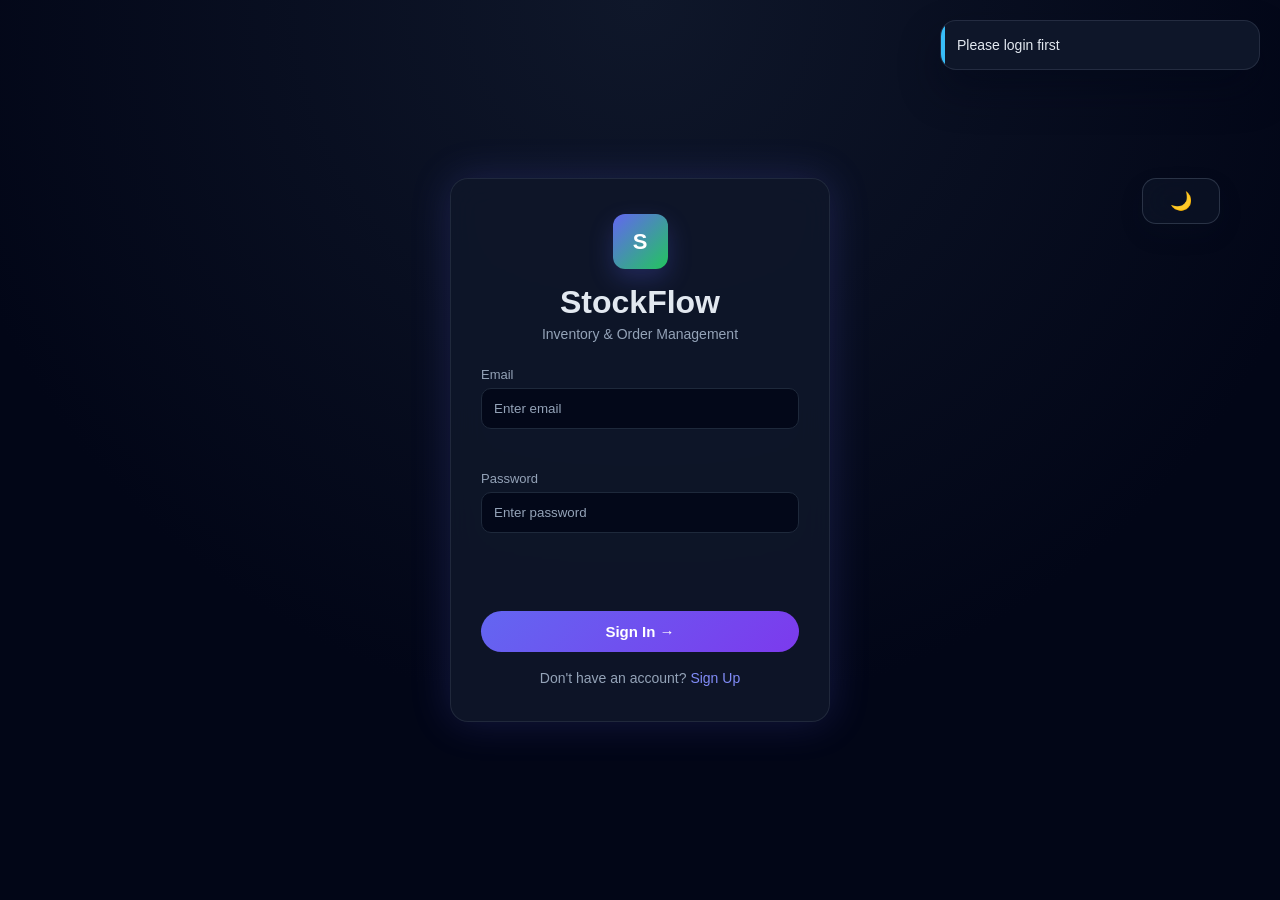
<file: admin_orders.html>
<!DOCTYPE html>
<html lang="en">
<head>
    <meta charset="UTF-8">
    <meta name="viewport" content="width=device-width, initial-scale=1.0">
    <title>StockFlow Admin Orders</title>
    <link rel="preconnect" href="https://fonts.googleapis.com">
    <link rel="preconnect" href="https://fonts.gstatic.com" crossorigin>
    <link href="https://fonts.googleapis.com/css2?family=Poppins:wght@400;500;600;700&display=swap" rel="stylesheet">
    <link rel="stylesheet" href="admin_dashboard.css">
</head>
<body>
    <div class="dashboard-shell">
        <aside class="sidebar" id="sidebar">
            <div class="brand">
                <div class="brand__mark">SF</div>
                <div>
                    <p class="brand__eyebrow">Inventory Suite</p>
                    <h1 class="brand__name">StockFlow</h1>
                </div>
            </div>

            <nav class="sidebar__nav" aria-label="Primary navigation">
                <a class="nav-link" href="Admin_dashboard.html" id="dashboardNavLink">
                    <span class="nav-link__icon" aria-hidden="true">
                        <svg viewBox="0 0 24 24"><path d="M3 13h8V3H3zm10 8h8V11h-8zM3 21h8v-6H3zm10-10h8V3h-8z"/></svg>
                    </span>
                    <span>Dashboard</span>
                </a>
                <a class="nav-link" href="admin_shop.html" id="shopNavLink">
                    <span class="nav-link__icon" aria-hidden="true">
                        <svg viewBox="0 0 24 24"><path d="M4 7.5A2.5 2.5 0 0 1 6.5 5h11A2.5 2.5 0 0 1 20 7.5v9a2.5 2.5 0 0 1-2.5 2.5h-11A2.5 2.5 0 0 1 4 16.5zm2.5-.5a.5.5 0 0 0-.5.5V10h12V7.5a.5.5 0 0 0-.5-.5zM6 12v4.5a.5.5 0 0 0 .5.5h11a.5.5 0 0 0 .5-.5V12z"/></svg>
                    </span>
                    <span>Shop</span>
                </a>
                <a class="nav-link" href="admin_orders.html" id="ordersNavLink">
                    <span class="nav-link__icon" aria-hidden="true">
                        <svg viewBox="0 0 24 24"><path d="M7 4h10l1 2h3v2h-1l-1.7 7.1A3 3 0 0 1 15.4 18H9a3 3 0 0 1-2.9-2.3L4.2 8H3V6h3zm1.3 4 1.4 5.4a1 1 0 0 0 1 .8h4.7a1 1 0 0 0 1-.8L17.8 8zM9 20a1.5 1.5 0 1 0 0 .01zm7 0a1.5 1.5 0 1 0 0 .01z"/></svg>
                    </span>
                    <span>Orders</span>
                </a>
                <a class="nav-link" href="admin_suppliers.html" id="suppliersNavLink">
                    <span class="nav-link__icon" aria-hidden="true">
                        <svg viewBox="0 0 24 24"><path d="M12 12a4 4 0 1 0-4-4 4 4 0 0 0 4 4m-7 8v-1a5 5 0 0 1 5-5h4a5 5 0 0 1 5 5v1zm12.5-8.5A2.5 2.5 0 1 0 15 9a2.5 2.5 0 0 0 2.5 2.5M19 20v-1a4.9 4.9 0 0 0-1.2-3.2A4 4 0 0 1 21 19v1z"/></svg>
                    </span>
                    <span>Suppliers</span>
                </a>
            </nav>

            <section class="profile-card" id="adminProfileCard" aria-label="Admin profile" role="button" tabindex="0">
                <div class="profile-card__avatar" id="adminSidebarAvatar" aria-hidden="true">
                    <span id="adminSidebarAvatarLetter">A</span>
                </div>
                <div class="profile-card__body">
                    <h2 id="adminSidebarName">Admin</h2>
                    <p id="adminSidebarMeta">admin@gmail.com</p>
                </div>
                <button class="profile-card__button" id="adminViewProfileButton" type="button">View Profile</button>
            </section>
        </aside>

        <div class="sidebar-overlay" id="sidebarOverlay"></div>

        <main class="main-content">
            <header class="topbar">
                <div class="topbar__left">
                    <button class="menu-toggle" id="menuToggle" type="button" aria-label="Toggle navigation">
                        <span></span>
                        <span></span>
                        <span></span>
                    </button>
                    <div>
                        <p class="topbar__eyebrow">Transactions</p>
                        <h2 class="topbar__title">Orders</h2>
                    </div>
                </div>

                <div class="topbar__actions">
                    <span class="role-badge">Admin</span>
                    <button class="logout-button" type="button">Logout</button>
                </div>
            </header>

            <section class="orders-section reveal-section" aria-labelledby="ordersPageTitle">
                <article class="panel-card orders-card">
                    <div class="orders-toolbar">
                        <div>
                            <p class="panel-card__eyebrow">Transactions</p>
                            <h3 id="ordersPageTitle">Orders</h3>
                        </div>
                        <button class="inventory-button inventory-button--primary" type="button">+ Add Order</button>
                    </div>

                    <div class="orders-filters">
                        <label class="inventory-search">
                            <span class="sr-only">Search orders</span>
                            <input type="search" id="ordersSearchInput" placeholder="Search orders...">
                        </label>
                        <label class="inventory-select">
                            <span class="sr-only">Filter orders</span>
                            <select id="ordersFilterSelect">
                                <option value="all" selected>All</option>
                                <option value="pending">Pending</option>
                                <option value="approved">Approved</option>
                                <option value="rejected">Rejected</option>
                            </select>
                        </label>
                    </div>

                    <div class="orders-list" id="ordersList" aria-live="polite"></div>

                    <div class="suppliers-empty-state" id="ordersEmptyState" hidden>
                        <span class="suppliers-empty-state__icon" aria-hidden="true">
                            <svg viewBox="0 0 24 24"><path d="M6 3h9l5 5v11a2 2 0 0 1-2 2H6a2 2 0 0 1-2-2V5a2 2 0 0 1 2-2m8 1.5V9h4.5zM8 13h8v-1.5H8zm0 4h8v-1.5H8z"/></svg>
                        </span>
                        <p id="ordersEmptyMessage">No orders available.</p>
                    </div>
                </article>
            </section>
        </main>
    </div>

    <script src="script.js"></script>
</body>
</html>
</file>
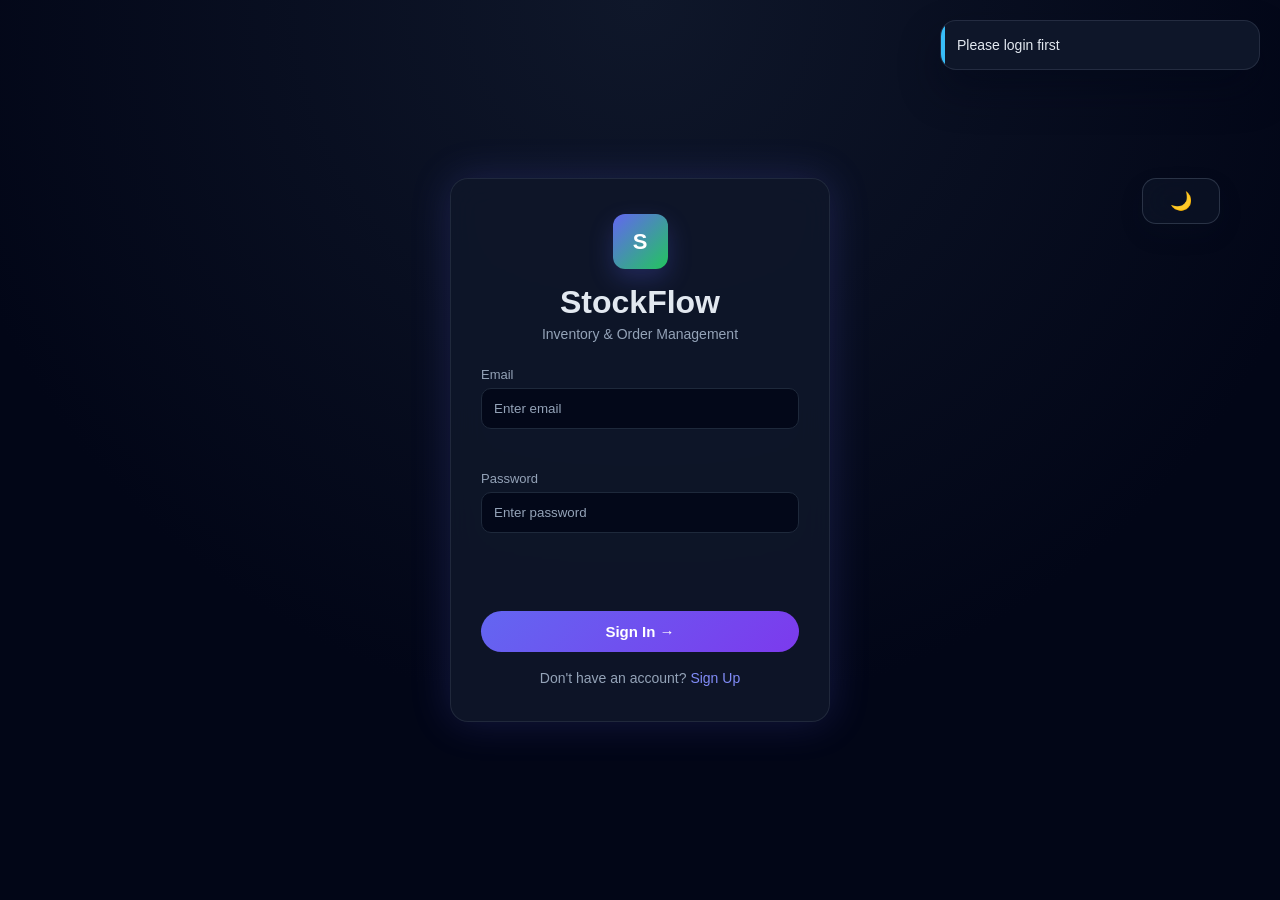
<file: admin_profile.html>
<!DOCTYPE html>
<html lang="en">
<head>
    <meta charset="UTF-8">
    <meta name="viewport" content="width=device-width, initial-scale=1.0">
    <title>StockFlow Admin Profile</title>
    <link rel="preconnect" href="https://fonts.googleapis.com">
    <link rel="preconnect" href="https://fonts.gstatic.com" crossorigin>
    <link href="https://fonts.googleapis.com/css2?family=Poppins:wght@400;500;600;700&display=swap" rel="stylesheet">
    <link rel="stylesheet" href="admin_dashboard.css">
</head>
<body>
    <div class="dashboard-shell">
        <aside class="sidebar" id="sidebar">
            <div class="brand">
                <div class="brand__mark">SF</div>
                <div>
                    <p class="brand__eyebrow">Inventory Suite</p>
                    <h1 class="brand__name">StockFlow</h1>
                </div>
            </div>

            <nav class="sidebar__nav" aria-label="Primary navigation">
                <a class="nav-link" href="Admin_dashboard.html" id="dashboardNavLink">
                    <span class="nav-link__icon" aria-hidden="true">
                        <svg viewBox="0 0 24 24"><path d="M3 13h8V3H3zm10 8h8V11h-8zM3 21h8v-6H3zm10-10h8V3h-8z"/></svg>
                    </span>
                    <span>Dashboard</span>
                </a>
                <a class="nav-link" href="admin_shop.html" id="shopNavLink">
                    <span class="nav-link__icon" aria-hidden="true">
                        <svg viewBox="0 0 24 24"><path d="M4 7.5A2.5 2.5 0 0 1 6.5 5h11A2.5 2.5 0 0 1 20 7.5v9a2.5 2.5 0 0 1-2.5 2.5h-11A2.5 2.5 0 0 1 4 16.5zm2.5-.5a.5.5 0 0 0-.5.5V10h12V7.5a.5.5 0 0 0-.5-.5zM6 12v4.5a.5.5 0 0 0 .5.5h11a.5.5 0 0 0 .5-.5V12z"/></svg>
                    </span>
                    <span>Shop</span>
                </a>
                <a class="nav-link" href="admin_orders.html" id="ordersNavLink">
                    <span class="nav-link__icon" aria-hidden="true">
                        <svg viewBox="0 0 24 24"><path d="M7 4h10l1 2h3v2h-1l-1.7 7.1A3 3 0 0 1 15.4 18H9a3 3 0 0 1-2.9-2.3L4.2 8H3V6h3zm1.3 4 1.4 5.4a1 1 0 0 0 1 .8h4.7a1 1 0 0 0 1-.8L17.8 8zM9 20a1.5 1.5 0 1 0 0 .01zm7 0a1.5 1.5 0 1 0 0 .01z"/></svg>
                    </span>
                    <span>Orders</span>
                </a>
                <a class="nav-link" href="admin_suppliers.html" id="suppliersNavLink">
                    <span class="nav-link__icon" aria-hidden="true">
                        <svg viewBox="0 0 24 24"><path d="M12 12a4 4 0 1 0-4-4 4 4 0 0 0 4 4m-7 8v-1a5 5 0 0 1 5-5h4a5 5 0 0 1 5 5v1zm12.5-8.5A2.5 2.5 0 1 0 15 9a2.5 2.5 0 0 0 2.5 2.5M19 20v-1a4.9 4.9 0 0 0-1.2-3.2A4 4 0 0 1 21 19v1z"/></svg>
                    </span>
                    <span>Suppliers</span>
                </a>
            </nav>

            <section class="profile-card" id="adminProfileCard" aria-label="Admin profile" role="button" tabindex="0">
                <div class="profile-card__avatar" id="adminSidebarAvatar" aria-hidden="true">
                    <span id="adminSidebarAvatarLetter">A</span>
                </div>
                <div class="profile-card__body">
                    <h2 id="adminSidebarName">Admin</h2>
                    <p id="adminSidebarMeta">admin@gmail.com</p>
                </div>
                <button class="profile-card__button" id="adminViewProfileButton" type="button">View Profile</button>
            </section>
        </aside>

        <div class="sidebar-overlay" id="sidebarOverlay"></div>

        <main class="main-content">
            <header class="topbar">
                <div class="topbar__left">
                    <button class="menu-toggle" id="menuToggle" type="button" aria-label="Toggle navigation">
                        <span></span>
                        <span></span>
                        <span></span>
                    </button>
                    <div>
                        <p class="topbar__eyebrow">Account Details</p>
                        <h2 class="topbar__title">Admin Profile</h2>
                    </div>
                </div>

                <div class="topbar__actions">
                    <span class="role-badge">Admin</span>
                    <button class="logout-button" type="button">Logout</button>
                </div>
            </header>

            <section class="admin-profile-layout reveal-section" aria-labelledby="adminProfileName">
                <article class="panel-card admin-profile-panel">
                    <p class="panel-card__eyebrow">Account Details</p>
                    <div class="admin-profile-panel__avatar" id="adminProfileAvatar" aria-hidden="true">
                        <span id="adminProfileAvatarLetter">A</span>
                    </div>
                    <h3 class="admin-profile-panel__name" id="adminProfileName">Admin</h3>
                    <p class="admin-profile-panel__email" id="adminProfileEmail">admin@gmail.com</p>

                    <div class="admin-profile-panel__upload">
                        <label class="inventory-button inventory-button--ghost" for="adminProfileImageInput">Upload Image</label>
                        <input id="adminProfileImageInput" type="file" accept="image/*" hidden>
                    </div>

                    <div class="admin-profile-panel__details">
                        <div class="admin-profile-panel__detail">
                            <span class="admin-profile-panel__label">Name</span>
                            <input class="admin-profile-panel__input" id="adminProfileFullNameInput" type="text" placeholder="Enter your name">
                        </div>
                        <div class="admin-profile-panel__detail">
                            <span class="admin-profile-panel__label">Email</span>
                            <input class="admin-profile-panel__input" id="adminProfileEmailInput" type="email" placeholder="Enter your email">
                        </div>
                        <div class="admin-profile-panel__detail">
                            <span class="admin-profile-panel__label">Phone</span>
                            <input class="admin-profile-panel__input" id="adminProfilePhoneInput" type="tel" placeholder="Not added">
                        </div>
                    </div>

                    <p class="admin-profile-panel__feedback" id="adminProfileFeedbackMessage" hidden>Profile updated successfully.</p>

                    <div class="admin-profile-panel__actions">
                        <button class="inventory-button inventory-button--primary" id="adminSaveProfileButton" type="button">Save Changes</button>
                        <button class="inventory-button inventory-button--ghost" id="adminProfileLogoutButton" type="button">Logout</button>
                    </div>
                </article>
            </section>
        </main>
    </div>

    <script src="script.js"></script>
</body>
</html>
</file>
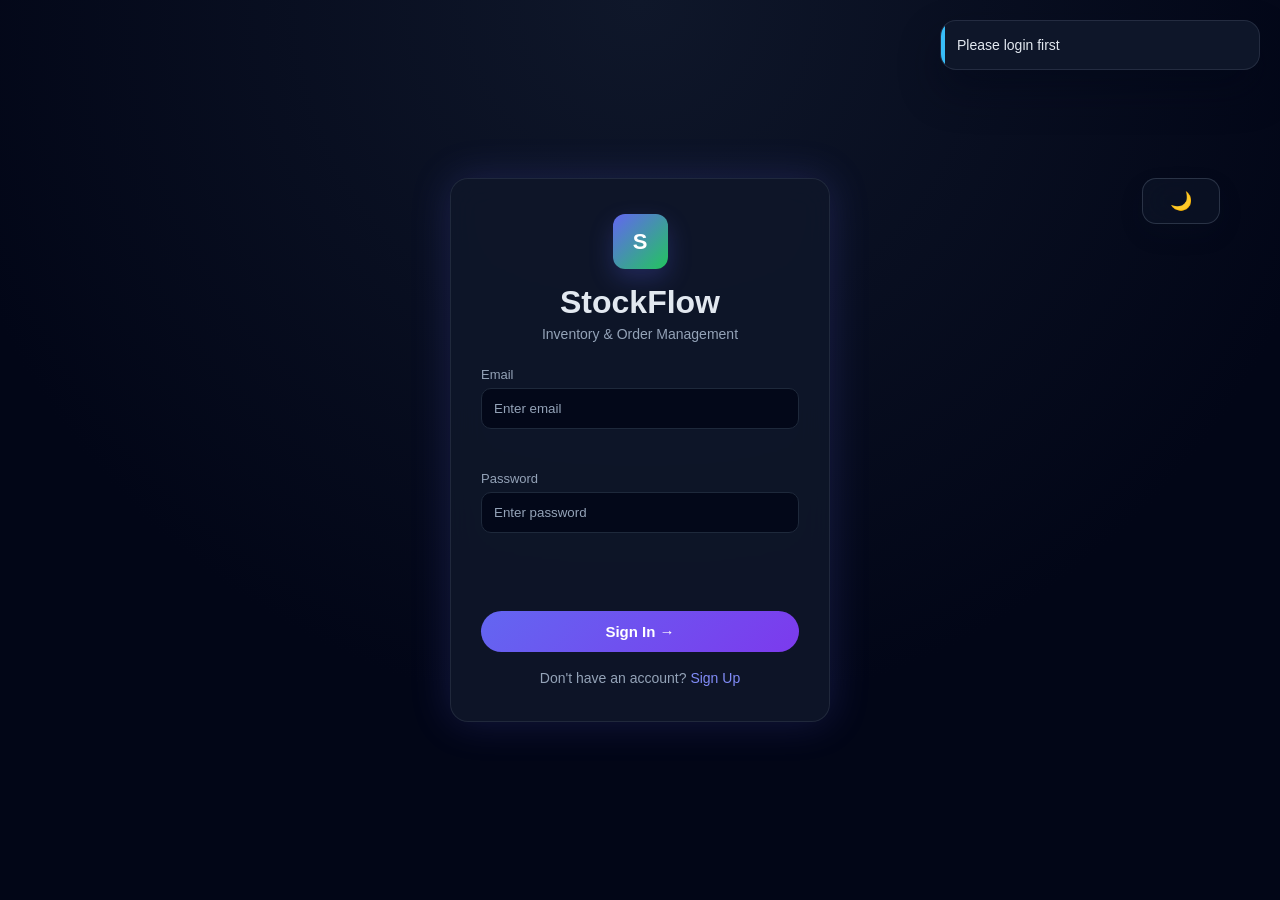
<file: admin_shop.html>
<!DOCTYPE html>
<html lang="en">
<head>
    <meta charset="UTF-8">
    <meta name="viewport" content="width=device-width, initial-scale=1.0">
    <title>StockFlow Admin Shop</title>
    <link rel="preconnect" href="https://fonts.googleapis.com">
    <link rel="preconnect" href="https://fonts.gstatic.com" crossorigin>
    <link href="https://fonts.googleapis.com/css2?family=Poppins:wght@400;500;600;700&display=swap" rel="stylesheet">
    <link rel="stylesheet" href="admin_dashboard.css">
</head>
<body>
    <div class="dashboard-shell">
        <aside class="sidebar" id="sidebar">
            <div class="brand">
                <div class="brand__mark">SF</div>
                <div>
                    <p class="brand__eyebrow">Inventory Suite</p>
                    <h1 class="brand__name">StockFlow</h1>
                </div>
            </div>

            <nav class="sidebar__nav" aria-label="Primary navigation">
                <a class="nav-link" href="Admin_dashboard.html" id="dashboardNavLink">
                    <span class="nav-link__icon" aria-hidden="true">
                        <svg viewBox="0 0 24 24"><path d="M3 13h8V3H3zm10 8h8V11h-8zM3 21h8v-6H3zm10-10h8V3h-8z"/></svg>
                    </span>
                    <span>Dashboard</span>
                </a>
                <a class="nav-link" href="admin_shop.html" id="shopNavLink">
                    <span class="nav-link__icon" aria-hidden="true">
                        <svg viewBox="0 0 24 24"><path d="M4 7.5A2.5 2.5 0 0 1 6.5 5h11A2.5 2.5 0 0 1 20 7.5v9a2.5 2.5 0 0 1-2.5 2.5h-11A2.5 2.5 0 0 1 4 16.5zm2.5-.5a.5.5 0 0 0-.5.5V10h12V7.5a.5.5 0 0 0-.5-.5zM6 12v4.5a.5.5 0 0 0 .5.5h11a.5.5 0 0 0 .5-.5V12z"/></svg>
                    </span>
                    <span>Shop</span>
                </a>
                <a class="nav-link" href="admin_orders.html" id="ordersNavLink">
                    <span class="nav-link__icon" aria-hidden="true">
                        <svg viewBox="0 0 24 24"><path d="M7 4h10l1 2h3v2h-1l-1.7 7.1A3 3 0 0 1 15.4 18H9a3 3 0 0 1-2.9-2.3L4.2 8H3V6h3zm1.3 4 1.4 5.4a1 1 0 0 0 1 .8h4.7a1 1 0 0 0 1-.8L17.8 8zM9 20a1.5 1.5 0 1 0 0 .01zm7 0a1.5 1.5 0 1 0 0 .01z"/></svg>
                    </span>
                    <span>Orders</span>
                </a>
                <a class="nav-link" href="admin_suppliers.html" id="suppliersNavLink">
                    <span class="nav-link__icon" aria-hidden="true">
                        <svg viewBox="0 0 24 24"><path d="M12 12a4 4 0 1 0-4-4 4 4 0 0 0 4 4m-7 8v-1a5 5 0 0 1 5-5h4a5 5 0 0 1 5 5v1zm12.5-8.5A2.5 2.5 0 1 0 15 9a2.5 2.5 0 0 0 2.5 2.5M19 20v-1a4.9 4.9 0 0 0-1.2-3.2A4 4 0 0 1 21 19v1z"/></svg>
                    </span>
                    <span>Suppliers</span>
                </a>
            </nav>

            <section class="profile-card" id="adminProfileCard" aria-label="Admin profile" role="button" tabindex="0">
                <div class="profile-card__avatar" id="adminSidebarAvatar" aria-hidden="true">
                    <span id="adminSidebarAvatarLetter">A</span>
                </div>
                <div class="profile-card__body">
                    <h2 id="adminSidebarName">Admin</h2>
                    <p id="adminSidebarMeta">admin@gmail.com</p>
                </div>
                <button class="profile-card__button" id="adminViewProfileButton" type="button">View Profile</button>
            </section>
        </aside>

        <div class="sidebar-overlay" id="sidebarOverlay"></div>

        <main class="main-content">
            <header class="topbar">
                <div class="topbar__left">
                    <button class="menu-toggle" id="menuToggle" type="button" aria-label="Toggle navigation">
                        <span></span>
                        <span></span>
                        <span></span>
                    </button>
                    <div>
                        <p class="topbar__eyebrow">Catalog</p>
                        <h2 class="topbar__title">Shop</h2>
                    </div>
                </div>

                <div class="topbar__actions">
                    <span class="role-badge">Admin</span>
                    <button class="logout-button" type="button">Logout</button>
                </div>
            </header>

            <section class="inventory-section reveal-section" aria-labelledby="inventoryPageTitle">
                <article class="panel-card inventory-bulk">
                    <div class="inventory-bulk__content">
                        <div>
                            <p class="panel-card__eyebrow">Bulk Import</p>
                            <h3>Bulk Import</h3>
                            <p class="inventory-bulk__copy">Upload CSV to create or update products</p>
                        </div>
                        <div class="inventory-bulk__actions">
                            <button class="inventory-button inventory-button--ghost" type="button">Choose CSV</button>
                            <button class="inventory-button inventory-button--primary" type="button">Upload CSV</button>
                        </div>
                    </div>
                </article>

                <article class="panel-card inventory-card">
                    <div class="inventory-toolbar">
                        <div>
                            <p class="panel-card__eyebrow">Catalog</p>
                            <h3 id="inventoryPageTitle">Inventory</h3>
                        </div>
                            <button class="inventory-button inventory-button--primary" id="adminAddProductButton" type="button">+ Add Product</button>
                    </div>

                    <div class="inventory-filters">
                        <label class="inventory-search">
                            <span class="sr-only">Search products</span>
                            <input id="adminInventorySearchInput" type="search" placeholder="Search products...">
                        </label>
                        <label class="inventory-select">
                            <span class="sr-only">Filter products</span>
                            <select id="adminInventoryFilterSelect">
                                <option value="all" selected>All</option>
                                <option value="In Stock">In Stock</option>
                                <option value="Low Stock">Low Stock</option>
                            </select>
                        </label>
                    </div>

                    <div class="inventory-table-wrap">
                        <table class="inventory-table">
                            <thead>
                                <tr>
                                    <th>Name</th>
                                    <th>SKU</th>
                                    <th>Supplier</th>
                                    <th>Stock</th>
                                    <th>Price</th>
                                    <th>Status</th>
                                    <th>Actions</th>
                                </tr>
                            </thead>
                            <tbody id="adminInventoryTableBody"></tbody>
                        </table>
                    </div>

                    <div class="inventory-empty-state" id="adminInventoryEmptyState" hidden>
                        <span class="inventory-empty-state__icon" aria-hidden="true">
                            <svg viewBox="0 0 24 24"><path d="M4 5a2 2 0 0 1 2-2h6l2 2h4a2 2 0 0 1 2 2v10a2 2 0 0 1-2 2H6a2 2 0 0 1-2-2zm2 2v10h12V7h-4.2l-2-2z"/></svg>
                        </span>
                        <p id="adminInventoryEmptyMessage">No products available.</p>
                    </div>
                </article>
            </section>
        </main>
    </div>

    <div class="admin-modal-backdrop" id="adminProductModalBackdrop" hidden>
        <div class="admin-modal" role="dialog" aria-modal="true" aria-labelledby="adminProductModalTitle">
            <div class="admin-modal__header">
                <div>
                    <p class="panel-card__eyebrow">Inventory Manager</p>
                    <h3 id="adminProductModalTitle">Add Product</h3>
                </div>
                <button class="admin-modal__close" id="adminProductModalClose" type="button" aria-label="Close product form">
                    <span aria-hidden="true">&times;</span>
                </button>
            </div>

            <form class="admin-modal__form" id="adminProductForm" novalidate>
                <div class="admin-modal__grid">
                    <label class="admin-modal__field">
                        <span>Name</span>
                        <input id="adminProductNameInput" type="text" placeholder="Enter product name" required>
                    </label>
                    <label class="admin-modal__field">
                        <span>SKU</span>
                        <input id="adminProductSkuInput" type="text" placeholder="Enter SKU" required>
                    </label>
                    <label class="admin-modal__field">
                        <span>Supplier</span>
                        <input id="adminProductSupplierInput" type="text" placeholder="Enter supplier name" required>
                    </label>
                    <label class="admin-modal__field">
                        <span>Stock</span>
                        <input id="adminProductStockInput" type="number" min="0" step="1" placeholder="0" required>
                    </label>
                    <label class="admin-modal__field">
                        <span>Price</span>
                        <input id="adminProductPriceInput" type="number" min="0" step="0.01" placeholder="0.00" required>
                    </label>
                </div>

                <p class="admin-modal__feedback" id="adminProductFormFeedback" hidden></p>

                <div class="admin-modal__actions">
                    <button class="inventory-button inventory-button--ghost" id="adminProductModalCancel" type="button">Cancel</button>
                    <button class="inventory-button inventory-button--primary" id="adminProductFormSubmit" type="submit">Save Product</button>
                </div>
            </form>
        </div>
    </div>

    <div id="deleteModal" class="modal-overlay" hidden>
        <div class="modal-box" role="dialog" aria-modal="true" aria-labelledby="deleteModalTitle">
            <h2 id="deleteModalTitle">Delete Product</h2>
            <p id="deleteModalMessage">Are you sure you want to delete this product?</p>
            <div class="modal-actions">
                <button id="cancelDelete" class="btn-cancel" type="button">Cancel</button>
                <button id="confirmDelete" class="btn-delete" type="button">Delete</button>
            </div>
        </div>
    </div>

    <script src="script.js"></script>
</body>
</html>
</file>
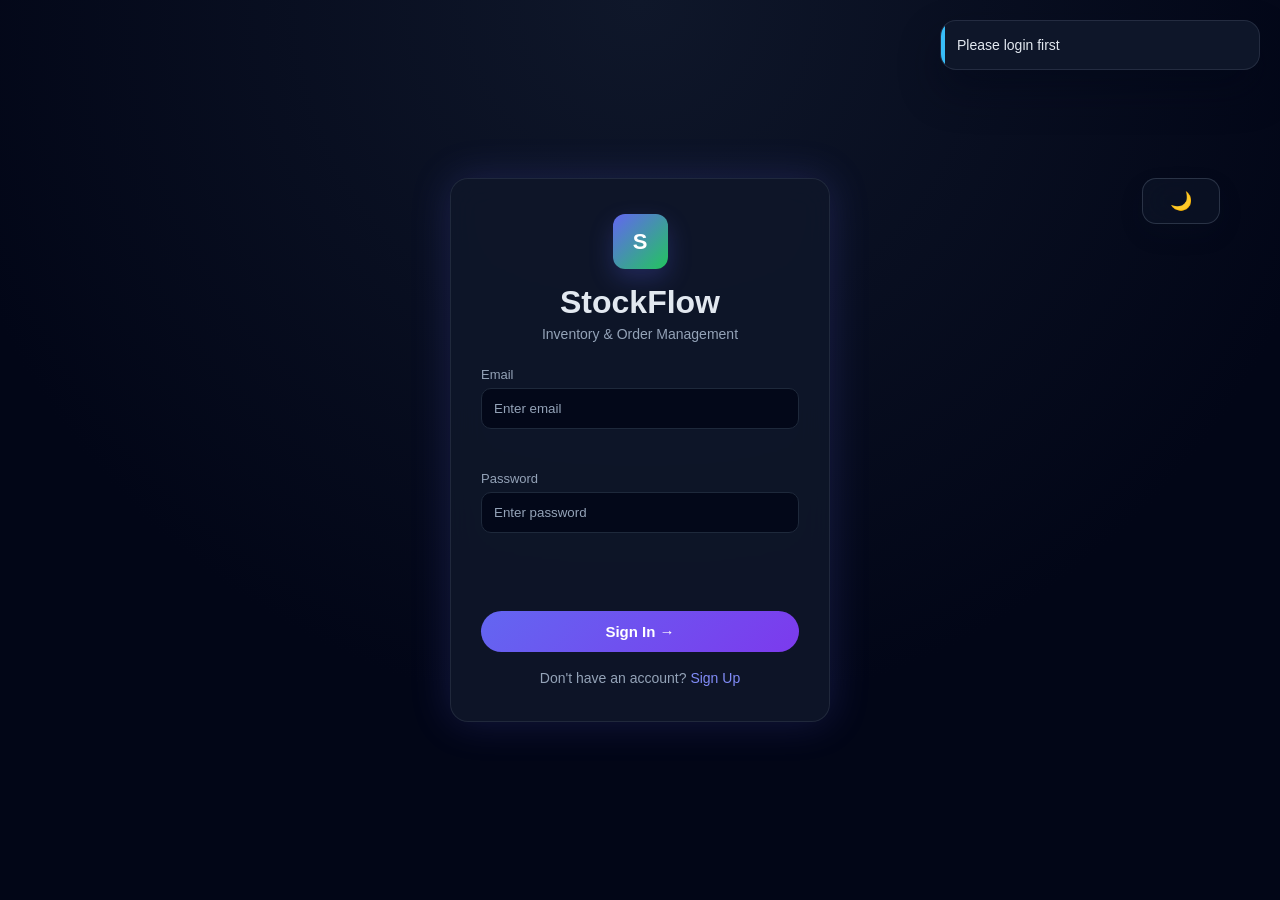
<file: admin_suppliers.html>
<!DOCTYPE html>
<html lang="en">
<head>
    <meta charset="UTF-8">
    <meta name="viewport" content="width=device-width, initial-scale=1.0">
    <title>StockFlow Admin Suppliers</title>
    <link rel="preconnect" href="https://fonts.googleapis.com">
    <link rel="preconnect" href="https://fonts.gstatic.com" crossorigin>
    <link href="https://fonts.googleapis.com/css2?family=Poppins:wght@400;500;600;700&display=swap" rel="stylesheet">
    <link rel="stylesheet" href="admin_dashboard.css">
</head>
<body>
    <div class="dashboard-shell">
        <aside class="sidebar" id="sidebar">
            <div class="brand">
                <div class="brand__mark">SF</div>
                <div>
                    <p class="brand__eyebrow">Inventory Suite</p>
                    <h1 class="brand__name">StockFlow</h1>
                </div>
            </div>

            <nav class="sidebar__nav" aria-label="Primary navigation">
                <a class="nav-link" href="Admin_dashboard.html" id="dashboardNavLink">
                    <span class="nav-link__icon" aria-hidden="true">
                        <svg viewBox="0 0 24 24"><path d="M3 13h8V3H3zm10 8h8V11h-8zM3 21h8v-6H3zm10-10h8V3h-8z"/></svg>
                    </span>
                    <span>Dashboard</span>
                </a>
                <a class="nav-link" href="admin_shop.html" id="shopNavLink">
                    <span class="nav-link__icon" aria-hidden="true">
                        <svg viewBox="0 0 24 24"><path d="M4 7.5A2.5 2.5 0 0 1 6.5 5h11A2.5 2.5 0 0 1 20 7.5v9a2.5 2.5 0 0 1-2.5 2.5h-11A2.5 2.5 0 0 1 4 16.5zm2.5-.5a.5.5 0 0 0-.5.5V10h12V7.5a.5.5 0 0 0-.5-.5zM6 12v4.5a.5.5 0 0 0 .5.5h11a.5.5 0 0 0 .5-.5V12z"/></svg>
                    </span>
                    <span>Shop</span>
                </a>
                <a class="nav-link" href="admin_orders.html" id="ordersNavLink">
                    <span class="nav-link__icon" aria-hidden="true">
                        <svg viewBox="0 0 24 24"><path d="M7 4h10l1 2h3v2h-1l-1.7 7.1A3 3 0 0 1 15.4 18H9a3 3 0 0 1-2.9-2.3L4.2 8H3V6h3zm1.3 4 1.4 5.4a1 1 0 0 0 1 .8h4.7a1 1 0 0 0 1-.8L17.8 8zM9 20a1.5 1.5 0 1 0 0 .01zm7 0a1.5 1.5 0 1 0 0 .01z"/></svg>
                    </span>
                    <span>Orders</span>
                </a>
                <a class="nav-link" href="admin_suppliers.html" id="suppliersNavLink">
                    <span class="nav-link__icon" aria-hidden="true">
                        <svg viewBox="0 0 24 24"><path d="M12 12a4 4 0 1 0-4-4 4 4 0 0 0 4 4m-7 8v-1a5 5 0 0 1 5-5h4a5 5 0 0 1 5 5v1zm12.5-8.5A2.5 2.5 0 1 0 15 9a2.5 2.5 0 0 0 2.5 2.5M19 20v-1a4.9 4.9 0 0 0-1.2-3.2A4 4 0 0 1 21 19v1z"/></svg>
                    </span>
                    <span>Suppliers</span>
                </a>
            </nav>

            <section class="profile-card" id="adminProfileCard" aria-label="Admin profile" role="button" tabindex="0">
                <div class="profile-card__avatar" id="adminSidebarAvatar" aria-hidden="true">
                    <span id="adminSidebarAvatarLetter">A</span>
                </div>
                <div class="profile-card__body">
                    <h2 id="adminSidebarName">Admin</h2>
                    <p id="adminSidebarMeta">admin@gmail.com</p>
                </div>
                <button class="profile-card__button" id="adminViewProfileButton" type="button">View Profile</button>
            </section>
        </aside>

        <div class="sidebar-overlay" id="sidebarOverlay"></div>

        <main class="main-content">
            <header class="topbar">
                <div class="topbar__left">
                    <button class="menu-toggle" id="menuToggle" type="button" aria-label="Toggle navigation">
                        <span></span>
                        <span></span>
                        <span></span>
                    </button>
                    <div>
                        <p class="topbar__eyebrow">Partners</p>
                        <h2 class="topbar__title">Suppliers</h2>
                    </div>
                </div>

                <div class="topbar__actions">
                    <span class="role-badge">Admin</span>
                    <button class="logout-button" type="button">Logout</button>
                </div>
            </header>

            <section class="suppliers-section reveal-section" aria-labelledby="suppliersPageTitle">
                <article class="panel-card suppliers-add-card">
                    <div class="panel-card__header">
                        <div>
                            <p class="panel-card__eyebrow">Partners</p>
                            <h3 id="suppliersPageTitle">Suppliers</h3>
                        </div>
                    </div>

                    <form class="suppliers-form" id="suppliersForm" novalidate>
                        <label class="inventory-search suppliers-form__field">
                            <span class="sr-only">Supplier name</span>
                            <input
                                type="text"
                                id="supplierNameInput"
                                placeholder="Enter supplier name"
                                autocomplete="off"
                            >
                        </label>
                        <button class="inventory-button inventory-button--primary suppliers-form__button" type="submit">
                            + Add Supplier
                        </button>
                    </form>

                    <p class="suppliers-feedback suppliers-feedback--error" id="supplierErrorMessage" role="alert" hidden></p>
                    <p class="suppliers-feedback suppliers-feedback--success" id="supplierSuccessMessage" aria-live="polite" hidden></p>
                </article>

                <article class="panel-card suppliers-list-card">
                    <div class="suppliers-toolbar">
                        <div>
                            <p class="panel-card__eyebrow">Directory</p>
                            <h3>Suppliers List</h3>
                        </div>
                        <label class="inventory-search suppliers-search">
                            <span class="sr-only">Search suppliers</span>
                            <input
                                type="search"
                                id="supplierSearchInput"
                                placeholder="Search suppliers..."
                                autocomplete="off"
                            >
                        </label>
                    </div>

                    <div class="suppliers-empty-state" id="suppliersEmptyState" hidden>
                        <span class="suppliers-empty-state__icon" aria-hidden="true">
                            <svg viewBox="0 0 24 24"><path d="M12 3a4 4 0 1 1-4 4 4 4 0 0 1 4-4m0 10c4.42 0 8 1.79 8 4v2H4v-2c0-2.21 3.58-4 8-4"/></svg>
                        </span>
                        <p id="suppliersEmptyMessage">No suppliers added yet</p>
                    </div>

                    <div class="suppliers-list" id="suppliersList" aria-live="polite"></div>
                </article>
            </section>
        </main>
    </div>

    <script src="script.js"></script>
</body>
</html>
</file>
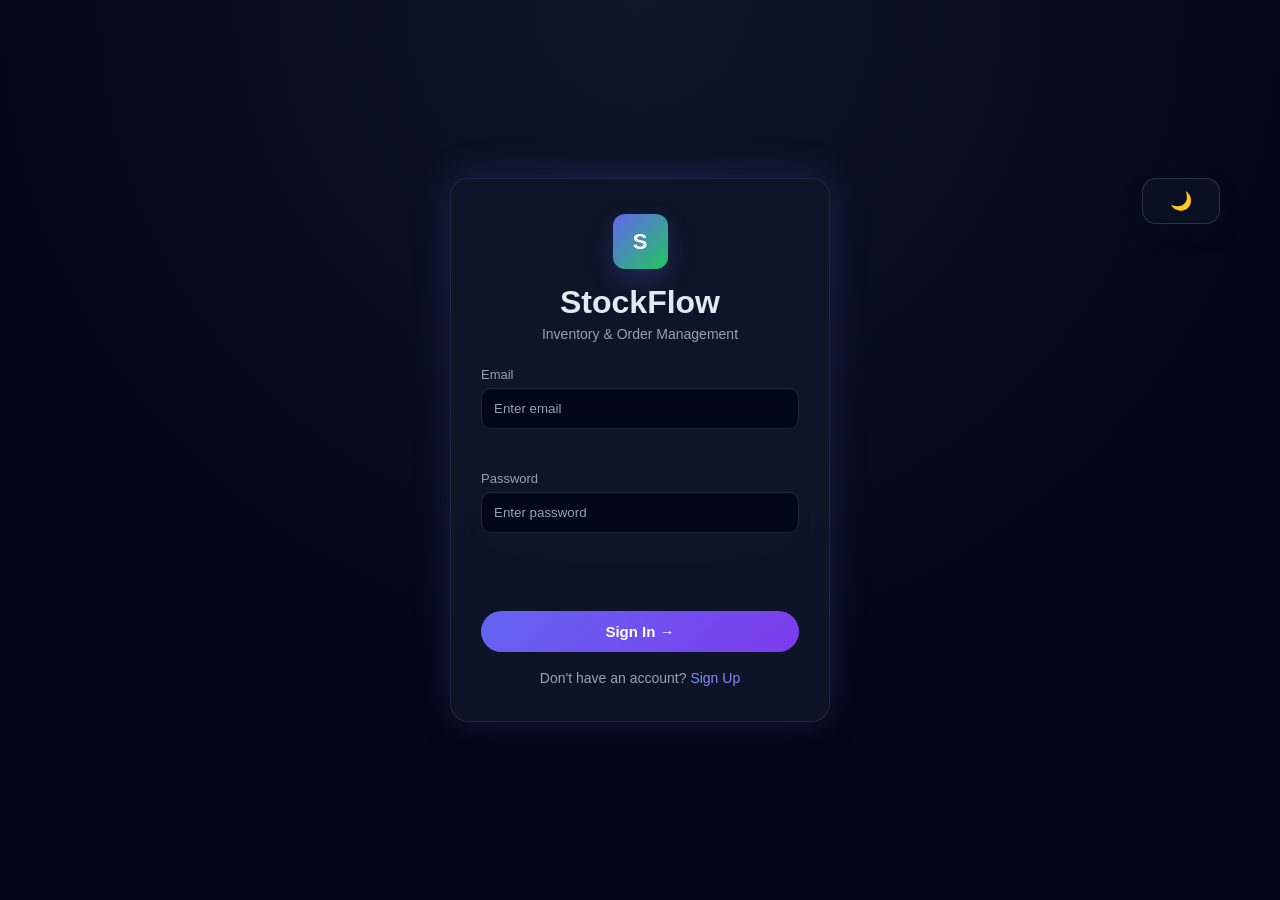
<file: login.html>
<!DOCTYPE html>
<html lang="en">
<head>
  <meta charset="UTF-8">
  <meta name="viewport" content="width=device-width, initial-scale=1.0">
  <title>StockFlow Login</title>

  <!-- Theme preload (keep) -->
  <script>
    (function () {
      const savedTheme = localStorage.getItem("theme");
      if (savedTheme === "light") {
        document.documentElement.setAttribute("data-theme", "light");
      }
    })();
  </script>

  <link rel="stylesheet" href="style.css">
</head>
<body>

<div id="toast-container" aria-live="polite" aria-atomic="true"></div>

<div class="container">
  <!-- Toggle -->
  <button class="theme-toggle" id="themeToggle" aria-label="Switch theme">
    <span class="theme-toggle__label">🌙</span>
  </button>

  <main class="card" aria-labelledby="loginTitle">
    <div class="logo">S</div>

    <h1 id="loginTitle">StockFlow</h1>
    <p class="subtitle">Inventory &amp; Order Management</p>

    <!-- 🔥 IMPORTANT: novalidate disables browser popup -->
    <form class="auth-form" id="loginForm" novalidate>
      <div class="input-group">
        <label for="loginEmail">Email</label>
        <input id="loginEmail" type="email" placeholder="Enter email">
        <!-- 🔥 custom error (same as signup) -->
        <p class="field-error" id="loginEmailError"></p>
      </div>

      <div class="input-group">
        <label for="loginPassword">Password</label>
        <input id="loginPassword" type="password" placeholder="Enter password">
        <!-- 🔥 custom error -->
        <p class="field-error" id="loginPasswordError"></p>
      </div>

      <!-- 🔥 form-level message -->
      <p class="form-message" id="loginMessage"></p>

      <button class="primary-button" type="submit">Sign In →</button>
    </form>

    <p class="auth-switch">
      Don't have an account? <a href="signup.html">Sign Up</a>
    </p>
  </main>
</div>

<script src="script.js"></script>
</body>
</html>
</file>
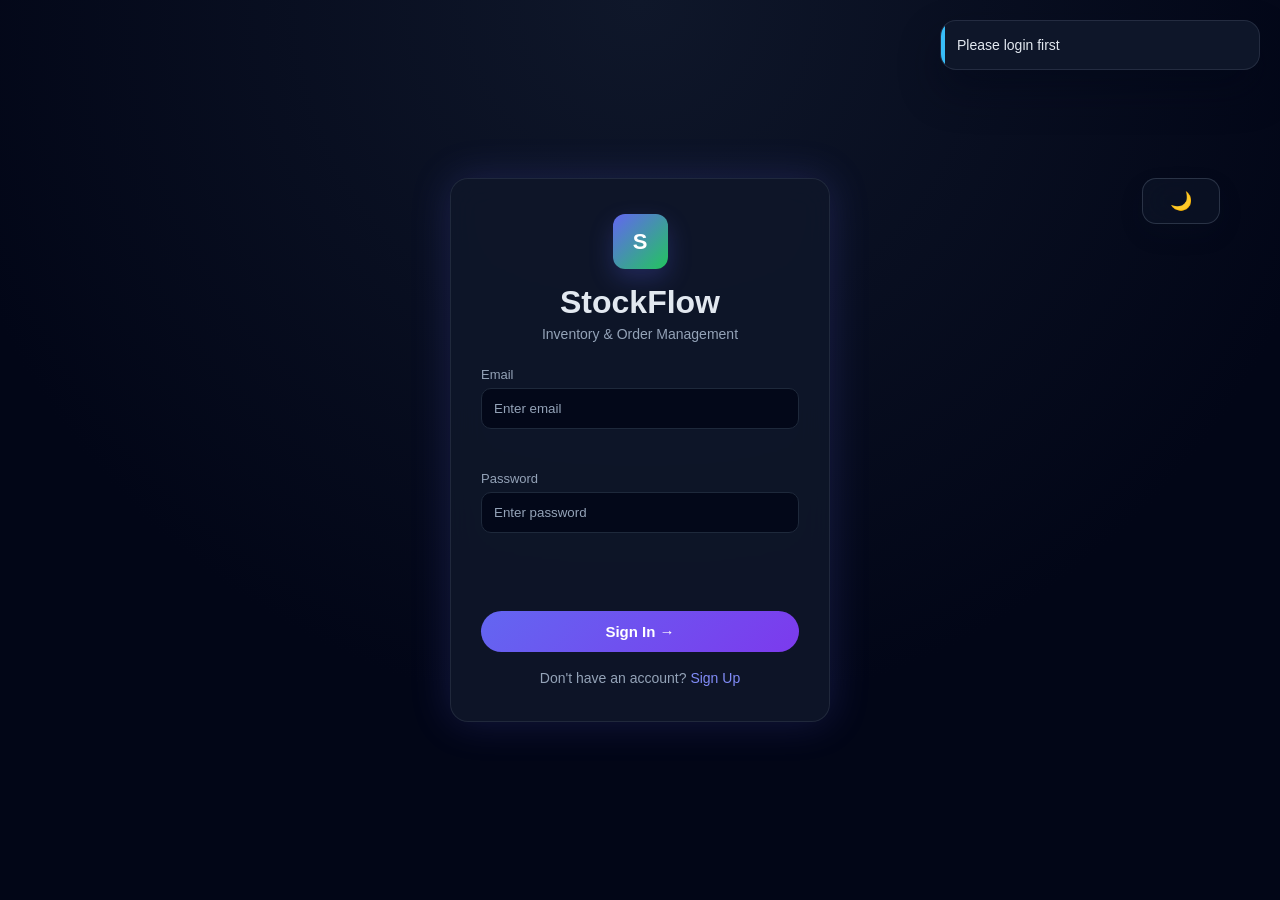
<file: shop_dashboard.html>
<!DOCTYPE html>
<html lang="en">
<head>
    <meta charset="UTF-8">
    <meta name="viewport" content="width=device-width, initial-scale=1.0">
    <title>StockFlow Shopkeeper Dashboard</title>
    <link rel="preconnect" href="https://fonts.googleapis.com">
    <link rel="preconnect" href="https://fonts.gstatic.com" crossorigin>
    <link href="https://fonts.googleapis.com/css2?family=Poppins:wght@400;500;600;700&display=swap" rel="stylesheet">
    <link rel="stylesheet" href="admin_dashboard.css">
    <style>
        .shop-section[hidden] {
            display: none !important;
        }

        .shop-dashboard-grid {
            display: grid;
            gap: 24px;
        }

        .shop-profile-avatar {
            width: 40px;
            height: 40px;
            display: grid;
            place-items: center;
            margin-bottom: 10px;
            border-radius: 50%;
            background: linear-gradient(135deg, #334155, #475569);
            color: var(--text-primary);
            font-size: 0.95rem;
            font-weight: 700;
            border: 1px solid rgba(255, 255, 255, 0.08);
            overflow: hidden;
            position: relative;
        }

        input[type="number"]::-webkit-outer-spin-button,
        input[type="number"]::-webkit-inner-spin-button {
            -webkit-appearance: none;
            margin: 0;
        }

        input[type="number"] {
            -moz-appearance: textfield;
        }

        .shop-overview-grid {
            display: grid;
            grid-template-columns: repeat(3, minmax(0, 1fr));
            gap: 18px;
        }

        .shop-overview-card {
            min-height: 0;
        }

        .shop-overview-card .stat-card__meta {
            display: inline-flex;
            margin-top: 8px;
        }

        .shop-panels {
            display: grid;
            grid-template-columns: 1.25fr 0.95fr;
            gap: 18px;
        }

        .shop-panel {
            min-height: 0;
        }

        .shop-panel__list {
            display: grid;
            gap: 14px;
            margin: 0;
            padding: 0;
            list-style: none;
        }

        .shop-quick-overview {
            display: grid;
            grid-template-columns: repeat(2, minmax(0, 1fr));
            gap: 18px;
        }

        .shop-quick-card {
            min-height: 0;
        }

        .shop-quick-card__actions {
            margin-top: 18px;
            display: flex;
            justify-content: flex-start;
        }

        .shop-quick-empty {
            margin: 0;
            color: var(--text-secondary);
            line-height: 1.6;
        }

        .shop-panel__item {
            display: flex;
            align-items: center;
            justify-content: space-between;
            gap: 18px;
            padding: 18px 20px;
            border: 1px solid rgba(255, 255, 255, 0.08);
            border-radius: 16px;
            background: rgba(255, 255, 255, 0.02);
        }

        .shop-panel__item h4,
        .shop-panel__item p,
        .shop-profile-summary__name,
        .shop-profile-summary__meta {
            margin: 0;
        }

        .shop-panel__item h4,
        .shop-profile-summary__name {
            color: var(--text-primary);
        }

        .shop-panel__item p,
        .shop-profile-summary__meta {
            color: var(--text-secondary);
            font-size: 0.92rem;
        }

        .profile-card[role="button"] {
            cursor: pointer;
            transition: transform 0.25s ease, box-shadow 0.25s ease, border-color 0.25s ease;
        }

        .profile-card[role="button"]:hover {
            transform: translateY(-2px) scale(1.01);
            border-color: rgba(148, 163, 184, 0.24);
            box-shadow: 0 16px 30px rgba(2, 6, 23, 0.26);
        }

        .shop-profile-summary {
            display: grid;
            gap: 18px;
        }

        .shop-profile-summary__header {
            display: flex;
            align-items: center;
            gap: 14px;
        }

        .shop-profile-summary__avatar {
            width: 54px;
            height: 54px;
            display: grid;
            place-items: center;
            border-radius: 18px;
            background: linear-gradient(135deg, #334155, #475569);
            color: var(--text-primary);
            font-size: 1.1rem;
            font-weight: 700;
        }

        .shop-profile-summary__details {
            display: grid;
            gap: 4px;
        }

        .shop-profile-summary__stack {
            display: grid;
            gap: 12px;
        }

        .shop-profile-summary__block {
            padding: 16px 18px;
            border: 1px solid rgba(255, 255, 255, 0.08);
            border-radius: 16px;
            background: rgba(255, 255, 255, 0.02);
        }

        .shop-profile-section {
            display: flex;
            justify-content: center;
        }

        .shop-profile-panel {
            width: 100%;
            max-width: 620px;
            min-height: 0;
            padding: 34px 32px;
            text-align: center;
        }

        .shop-profile-panel__avatar {
            width: 96px;
            height: 96px;
            margin: 0 auto 18px;
            display: grid;
            place-items: center;
            border-radius: 50%;
            background: linear-gradient(135deg, #334155, #475569);
            color: var(--text-primary);
            font-size: 2rem;
            font-weight: 700;
            letter-spacing: 0.04em;
            box-shadow: 0 18px 36px rgba(15, 23, 42, 0.28);
            overflow: hidden;
            position: relative;
        }

        .shop-profile-avatar img,
        .shop-profile-panel__avatar img {
            width: 100%;
            height: 100%;
            object-fit: cover;
        }

        .shop-profile-panel__name {
            margin: 0 0 8px;
            color: var(--text-primary);
            font-size: 1.7rem;
            font-weight: 600;
        }

        .shop-profile-panel__email {
            margin: 0 0 16px;
            color: var(--text-secondary);
            font-size: 0.98rem;
        }

        .shop-profile-panel__upload {
            margin: 0 0 24px;
            display: flex;
            justify-content: center;
        }

        .upload-container {
            display: flex;
            justify-content: center;
            margin-top: 10px;
        }

        .upload-btn {
            text-align: center;
        }

        .shop-profile-panel__details {
            display: grid;
            gap: 14px;
            margin: 0 0 28px;
            text-align: left;
        }

        .shop-profile-panel__detail {
            padding: 16px 18px;
            border: 1px solid rgba(255, 255, 255, 0.08);
            border-radius: 16px;
            background: rgba(255, 255, 255, 0.02);
        }

        .shop-profile-panel__label {
            display: block;
            margin-bottom: 8px;
            color: var(--text-muted);
            font-size: 0.76rem;
            letter-spacing: 0.08em;
            text-transform: uppercase;
        }

        .shop-profile-panel__input {
            width: 100%;
            min-height: 48px;
            padding: 0 16px;
            border: 1px solid rgba(148, 163, 184, 0.14);
            border-radius: 14px;
            background: rgba(255, 255, 255, 0.04);
            color: var(--text-primary);
            font: inherit;
            outline: none;
            transition: border-color 0.25s ease, box-shadow 0.25s ease, background 0.25s ease;
        }

        .shop-profile-panel__input::placeholder {
            color: var(--text-muted);
        }

        .shop-profile-panel__input:focus {
            border-color: rgba(148, 163, 184, 0.26);
            background: rgba(255, 255, 255, 0.06);
            box-shadow: 0 0 0 3px rgba(71, 85, 105, 0.18);
        }

        .shop-profile-panel__feedback {
            margin: 0 0 18px;
            color: #a7f3d0;
            font-size: 0.92rem;
            font-weight: 500;
            min-height: 20px;
        }

        .shop-profile-panel__feedback.is-error {
            color: #fda4af;
        }

        .shop-profile-panel__actions {
            display: flex;
            align-items: center;
            justify-content: center;
            gap: 14px;
            flex-wrap: wrap;
        }

        .shop-placeholder {
            margin-top: 8px;
            color: var(--text-muted);
            font-size: 0.84rem;
        }

        .shop-products-shell {
            display: grid;
            gap: 18px;
        }

        .shop-products-form {
            display: grid;
            grid-template-columns: repeat(3, minmax(0, 1fr)) auto;
            gap: 14px;
            align-items: end;
        }

        .shop-products-grid {
            display: grid;
            grid-template-columns: repeat(2, minmax(0, 1fr));
            gap: 18px;
        }

        .shop-product-card {
            min-height: 0;
            padding: 22px;
            display: grid;
            gap: 18px;
        }

        .shop-product-card__top,
        .shop-product-card__meta,
        .shop-product-card__actions {
            display: flex;
            align-items: center;
            justify-content: space-between;
            gap: 14px;
        }

        .shop-product-card__top {
            align-items: flex-start;
        }

        .shop-product-card__title,
        .shop-product-card__value {
            margin: 0;
            color: var(--text-primary);
        }

        .shop-product-card__title {
            font-size: 1.12rem;
        }

        .shop-product-card__hint,
        .shop-product-card__label,
        .shop-products-feedback {
            margin: 0;
            color: var(--text-secondary);
            font-size: 0.9rem;
        }

        .shop-product-card__meta {
            align-items: flex-start;
        }

        .shop-product-card__metric {
            display: grid;
            gap: 6px;
        }

        .shop-product-card__label {
            color: var(--text-muted);
            font-size: 0.78rem;
            letter-spacing: 0.08em;
            text-transform: uppercase;
        }

        .shop-product-card__stock-control {
            display: grid;
            grid-template-columns: minmax(0, 1fr) auto;
            gap: 12px;
            width: 100%;
        }

        .shop-product-card__button-row {
            display: flex;
            align-items: center;
            justify-content: space-between;
            gap: 12px;
            width: 100%;
        }

        .shop-products-empty {
            min-height: 220px;
        }

        .shop-products-feedback {
            min-height: 22px;
        }

        .shop-products-feedback.is-error {
            color: #fda4af;
        }

        .shop-products-feedback.is-success {
            color: #a7f3d0;
        }

        .shop-modal-overlay {
            position: fixed;
            inset: 0;
            display: flex;
            align-items: center;
            justify-content: center;
            padding: 20px;
            background: rgba(0, 0, 0, 0.6);
            backdrop-filter: blur(5px);
            z-index: 60;
            opacity: 0;
            pointer-events: none;
            transition: opacity 0.25s ease;
        }

        .shop-modal-overlay.is-visible {
            opacity: 1;
            pointer-events: auto;
        }

        .shop-modal {
            width: 100%;
            max-width: 420px;
            padding: 28px 24px;
            border: 1px solid rgba(148, 163, 184, 0.14);
            border-radius: 22px;
            background: rgba(12, 18, 34, 0.96);
            box-shadow: 0 24px 48px rgba(2, 6, 23, 0.42);
            transform: scale(0.94);
            transition: transform 0.25s ease;
        }

        .shop-modal-overlay.is-visible .shop-modal {
            transform: scale(1);
        }

        .shop-modal__title,
        .shop-modal__text {
            margin: 0;
        }

        .shop-modal__title {
            color: var(--text-primary);
            font-size: 1.2rem;
            font-weight: 600;
        }

        .shop-modal__text {
            margin-top: 10px;
            color: var(--text-secondary);
            line-height: 1.6;
        }

        .shop-modal__actions {
            display: flex;
            justify-content: flex-end;
            gap: 12px;
            margin-top: 24px;
        }

        .shop-orders-list {
            display: grid;
            gap: 16px;
        }

        .shop-order-card {
            display: grid;
            gap: 18px;
            padding: 20px 22px;
            border: 1px solid rgba(255, 255, 255, 0.08);
            border-radius: 16px;
            background: rgba(255, 255, 255, 0.02);
        }

        .shop-order-card__top,
        .shop-order-card__meta,
        .shop-order-card__actions {
            display: flex;
            align-items: center;
            justify-content: space-between;
            gap: 14px;
            flex-wrap: wrap;
        }

        .shop-order-card__title,
        .shop-order-card__value {
            margin: 0;
            color: var(--text-primary);
        }

        .shop-order-card__title {
            font-size: 1.08rem;
        }

        .shop-order-card__hint,
        .shop-order-card__label,
        .shop-orders-feedback {
            margin: 0;
            color: var(--text-secondary);
            font-size: 0.9rem;
        }

        .shop-order-card__metrics {
            display: grid;
            grid-template-columns: repeat(3, minmax(0, 1fr));
            gap: 14px;
            width: 100%;
        }

        .shop-order-card__metric {
            display: grid;
            gap: 6px;
        }

        .shop-order-card__label {
            color: var(--text-muted);
            font-size: 0.78rem;
            letter-spacing: 0.08em;
            text-transform: uppercase;
        }

        .shop-orders-empty {
            min-height: 220px;
        }

        .shop-orders-feedback {
            min-height: 22px;
        }

        .shop-orders-feedback.is-error {
            color: #fda4af;
        }

        .shop-orders-feedback.is-success {
            color: #a7f3d0;
        }

        @media (max-width: 1200px) {
            .shop-overview-grid {
                grid-template-columns: repeat(2, minmax(0, 1fr));
            }

            .shop-panels,
            .shop-products-grid,
            .shop-quick-overview {
                grid-template-columns: 1fr;
            }
        }

        @media (max-width: 720px) {
            .shop-overview-grid {
                grid-template-columns: 1fr;
            }

            .shop-panel__item,
            .shop-profile-summary__header,
            .shop-product-card__meta,
            .shop-product-card__actions,
            .shop-order-card__top,
            .shop-order-card__meta,
            .shop-order-card__actions {
                flex-direction: column;
                align-items: stretch;
            }

            .shop-profile-panel {
                padding: 26px 20px;
            }

            .shop-products-form,
            .shop-product-card__stock-control,
            .shop-order-card__metrics {
                grid-template-columns: 1fr;
            }

            .shop-product-card__button-row {
                flex-direction: column;
                align-items: stretch;
            }

            .shop-modal__actions {
                flex-direction: column;
            }
        }
    </style>
</head>
<body>
    <div class="dashboard-shell">
        <aside class="sidebar" id="shopSidebar">
            <div class="brand">
                <div class="brand__mark">SF</div>
                <div>
                    <p class="brand__eyebrow">Merchant Portal</p>
                    <h1 class="brand__name">StockFlow</h1>
                </div>
            </div>

            <nav class="sidebar__nav" aria-label="Shopkeeper navigation">
                <a class="nav-link nav-link--active" href="#dashboard-section" data-section-target="dashboard-section">
                    <span class="nav-link__icon" aria-hidden="true">
                        <svg viewBox="0 0 24 24"><path d="M3 13h8V3H3zm10 8h8V11h-8zM3 21h8v-6H3zm10-10h8V3h-8z"/></svg>
                    </span>
                    <span>Dashboard</span>
                </a>
                <a class="nav-link" href="#products-section" data-section-target="products-section">
                    <span class="nav-link__icon" aria-hidden="true">
                        <svg viewBox="0 0 24 24"><path d="M4 7.5A2.5 2.5 0 0 1 6.5 5h11A2.5 2.5 0 0 1 20 7.5v9a2.5 2.5 0 0 1-2.5 2.5h-11A2.5 2.5 0 0 1 4 16.5zm2.5-.5a.5.5 0 0 0-.5.5V10h12V7.5a.5.5 0 0 0-.5-.5zM6 12v4.5a.5.5 0 0 0 .5.5h11a.5.5 0 0 0 .5-.5V12z"/></svg>
                    </span>
                    <span>Products</span>
                </a>
                <a class="nav-link" href="#orders-section" data-section-target="orders-section">
                    <span class="nav-link__icon" aria-hidden="true">
                        <svg viewBox="0 0 24 24"><path d="M7 4h10l1 2h3v2h-1l-1.7 7.1A3 3 0 0 1 15.4 18H9a3 3 0 0 1-2.9-2.3L4.2 8H3V6h3zm1.3 4 1.4 5.4a1 1 0 0 0 1 .8h4.7a1 1 0 0 0 1-.8L17.8 8zM9 20a1.5 1.5 0 1 0 0 .01zm7 0a1.5 1.5 0 1 0 0 .01z"/></svg>
                    </span>
                    <span>Orders</span>
                </a>
            </nav>

            <section class="profile-card" id="shopProfileCardTrigger" aria-label="Shopkeeper profile" role="button" tabindex="0">
                <div class="shop-profile-avatar" id="shopSidebarAvatar" aria-hidden="true">
                    <span id="shopSidebarAvatarLetter">S</span>
                </div>
                <div class="profile-card__body">
                    <h2 id="shopSidebarName">Shopkeeper</h2>
                    <p>Store Manager</p>
                </div>
                <button class="profile-card__button" id="shopViewDashboardButton" type="button">View Profile</button>
            </section>
        </aside>

        <div class="sidebar-overlay" id="shopSidebarOverlay"></div>

        <main class="main-content">
            <header class="topbar">
                <div class="topbar__left">
                    <button class="menu-toggle" id="shopMenuToggle" type="button" aria-label="Toggle navigation">
                        <span></span>
                        <span></span>
                        <span></span>
                    </button>
                    <div>
                        <p class="topbar__eyebrow">Overview</p>
                        <h2 class="topbar__title">Shopkeeper Dashboard</h2>
                    </div>
                </div>

                <div class="topbar__actions">
                    <span class="role-badge" id="shopkeeperNameBadge">Shopkeeper</span>
                    <button class="logout-button" id="shopkeeperLogoutButton" type="button">Logout</button>
                </div>
            </header>

            <section class="shop-section" id="dashboard-section">
                <div class="shop-dashboard-grid">
                    <section class="hero-card">
                        <div>
                            <p class="hero-card__eyebrow">Store Snapshot</p>
                            <h3>Shopkeeper Dashboard</h3>
                            <p class="hero-card__copy">Monitor your store catalog, order flow, and day-to-day activity from a focused workspace built on the StockFlow dashboard system.</p>
                        </div>
                        <button class="hero-card__cta" id="shopOpenProductsButton" type="button">Manage Products</button>
                    </section>

                    <section class="shop-overview-grid" aria-label="Shopkeeper dashboard metrics">
                        <article class="stat-card shop-overview-card">
                            <p class="stat-card__label">Total Products</p>
                            <h3 id="shopTotalProductsCount">0</h3>
                            <span class="stat-card__meta stat-card__meta--positive">Live from inventory</span>
                        </article>
                        <article class="stat-card shop-overview-card">
                            <p class="stat-card__label">Total Orders</p>
                            <h3 id="shopTotalOrdersCount">0</h3>
                            <span class="stat-card__meta">Live from shared orders</span>
                        </article>
                        <article class="stat-card shop-overview-card">
                            <p class="stat-card__label">Pending Orders</p>
                            <h3 id="shopPendingOrdersCount">0</h3>
                            <span class="stat-card__meta">Needs review and dispatch</span>
                        </article>
                    </section>

                    <section class="shop-quick-overview">
                        <article class="panel-card shop-panel shop-quick-card">
                            <div class="panel-card__header">
                                <div>
                                    <p class="panel-card__eyebrow">Quick Overview</p>
                                    <h3>Low Stock Products</h3>
                                </div>
                            </div>

                            <ul class="shop-panel__list" id="shopLowStockList"></ul>
                            <p class="shop-quick-empty" id="shopLowStockEmpty" hidden>All products are sufficiently stocked</p>

                            <div class="shop-quick-card__actions">
                                <button class="inventory-button inventory-button--ghost" id="shopGoToProductsButton" type="button">Go to Products</button>
                            </div>
                        </article>

                        <article class="panel-card shop-panel shop-quick-card">
                            <div class="panel-card__header">
                                <div>
                                    <p class="panel-card__eyebrow">Quick Overview</p>
                                    <h3>Recent Orders</h3>
                                </div>
                            </div>

                            <ul class="shop-panel__list" id="shopRecentOrdersList"></ul>
                            <p class="shop-quick-empty" id="shopRecentOrdersEmpty" hidden>No recent orders available</p>

                            <div class="shop-quick-card__actions">
                                <button class="inventory-button inventory-button--ghost" id="shopGoToOrdersButton" type="button">Go to Orders</button>
                            </div>
                        </article>
                    </section>
                </div>
            </section>

            <section class="shop-section" id="products-section" hidden>
                <article class="panel-card shop-panel">
                    <div class="panel-card__header">
                        <div>
                            <p class="panel-card__eyebrow">Inventory</p>
                            <h3>Products</h3>
                        </div>
                        <span class="status-badge status-badge--success">Shared Inventory</span>
                    </div>

                    <div class="shop-products-shell">
                        <form class="shop-products-form" id="shopProductForm" novalidate>
                            <label class="inventory-search">
                                <span class="sr-only">Product name</span>
                                <input id="shopProductNameInput" type="text" placeholder="Product Name" autocomplete="off">
                            </label>
                            <label class="inventory-search">
                                <span class="sr-only">Product price</span>
                                <input id="shopProductPriceInput" type="number" min="0" step="0.01" placeholder="Price">
                            </label>
                            <label class="inventory-search">
                                <span class="sr-only">Product stock</span>
                                <input id="shopProductStockInput" type="number" min="0" step="1" placeholder="Stock">
                            </label>
                            <button class="inventory-button inventory-button--primary" type="submit">Add Product</button>
                        </form>

                        <p class="shop-products-feedback" id="shopProductsFeedback"></p>

                        <div class="shop-products-grid" id="shopProductsGrid" aria-live="polite"></div>

                        <div class="suppliers-empty-state shop-products-empty" id="shopProductsEmptyState" hidden>
                            <span class="suppliers-empty-state__icon" aria-hidden="true">
                                <svg viewBox="0 0 24 24"><path d="M4 7.5A2.5 2.5 0 0 1 6.5 5h11A2.5 2.5 0 0 1 20 7.5v9a2.5 2.5 0 0 1-2.5 2.5h-11A2.5 2.5 0 0 1 4 16.5zm2.5-.5a.5.5 0 0 0-.5.5V10h12V7.5a.5.5 0 0 0-.5-.5zM6 12v4.5a.5.5 0 0 0 .5.5h11a.5.5 0 0 0 .5-.5V12z"/></svg>
                            </span>
                            <p>No products available yet. Add your first product above.</p>
                        </div>
                    </div>
                </article>
            </section>

            <div class="shop-modal-overlay" id="shopDeleteModalOverlay" hidden>
                <div class="shop-modal" role="dialog" aria-modal="true" aria-labelledby="shopDeleteModalTitle">
                    <h3 class="shop-modal__title" id="shopDeleteModalTitle">Delete Product</h3>
                    <p class="shop-modal__text">Are you sure you want to delete this product?</p>
                    <div class="shop-modal__actions">
                        <button class="inventory-button inventory-button--ghost" id="shopDeleteCancelButton" type="button">Cancel</button>
                        <button class="table-action table-action--delete" id="shopDeleteConfirmButton" type="button">Delete</button>
                    </div>
                </div>
            </div>

            <section class="shop-section" id="orders-section" hidden>
                <article class="panel-card shop-panel">
                    <div class="panel-card__header">
                        <div>
                            <p class="panel-card__eyebrow">Operations</p>
                            <h3>Orders</h3>
                        </div>
                        <span class="status-badge status-badge--warning" id="shopOrdersHeaderBadge">Pending 0</span>
                    </div>

                    <p class="shop-orders-feedback" id="shopOrdersFeedback"></p>

                    <div class="shop-orders-list" id="shopOrdersList" aria-live="polite"></div>

                    <div class="suppliers-empty-state shop-orders-empty" id="shopOrdersEmptyState" hidden>
                        <span class="suppliers-empty-state__icon" aria-hidden="true">
                            <svg viewBox="0 0 24 24"><path d="M6 3h9l5 5v11a2 2 0 0 1-2 2H6a2 2 0 0 1-2-2V5a2 2 0 0 1 2-2m8 1.5V9h4.5zM8 13h8v-1.5H8zm0 4h8v-1.5H8z"/></svg>
                        </span>
                        <p>No orders available yet.</p>
                    </div>
                </article>
            </section>

            <section class="shop-section shop-profile-section" id="profile-section" hidden>
                <article class="panel-card shop-profile-panel">
                    <p class="panel-card__eyebrow">Account Details</p>
                    <div class="shop-profile-panel__avatar" id="shopProfileAvatar" aria-hidden="true">
                        <span id="shopAvatarLetter">S</span>
                    </div>
                    <h3 class="shop-profile-panel__name" id="shopProfileName">Shopkeeper</h3>
                    <p class="shop-profile-panel__email" id="shopProfileEmail">shopkeeper@stockflow.com</p>

                    <div class="shop-profile-panel__upload upload-container">
                        <label class="inventory-button inventory-button--ghost upload-btn" for="shopProfileImageInput">Upload Image</label>
                        <input id="shopProfileImageInput" type="file" accept="image/*" hidden>
                    </div>

                    <div class="shop-profile-panel__details">
                        <div class="shop-profile-panel__detail">
                            <span class="shop-profile-panel__label">Name</span>
                            <input class="shop-profile-panel__input" id="shopProfileNameInput" type="text" placeholder="Enter your name">
                        </div>
                        <div class="shop-profile-panel__detail">
                            <span class="shop-profile-panel__label">Email</span>
                            <input class="shop-profile-panel__input" id="shopProfileEmailInput" type="email" placeholder="Enter your email">
                        </div>
                        <div class="shop-profile-panel__detail">
                            <span class="shop-profile-panel__label">Phone</span>
                            <input class="shop-profile-panel__input" id="shopProfilePhoneInput" type="tel" maxlength="10" pattern="[0-9]{10}" placeholder="Enter 10 digit phone number">
                        </div>
                    </div>

                    <p class="shop-profile-panel__feedback" id="shopProfileFeedback"></p>

                    <div class="shop-profile-panel__actions">
                        <button class="inventory-button inventory-button--primary" id="shopSaveProfileButton" type="button">Save Changes</button>
                        <button class="inventory-button inventory-button--ghost" id="shopProfileLogoutButton" type="button">Logout</button>
                    </div>
                </article>
            </section>
        </main>
    </div>

    <script>
        (function () {
            const redirectToastStorageKey = "stockflowRedirectToast";
            const productsStorageKey = "products";
            const legacyProductsStorageKey = "stockflowProducts";
            const ordersStorageKey = "orders";
            const legacyOrdersStorageKey = "stockflowOrders";
            const usersStorageKey = "users";
            const legacyUsersStorageKey = "stockflowUsers";
            const defaultProducts = [
                { id: "prd-2001", name: "Laptop", price: 64999, stock: 12, supplier: "TechSource", status: "In Stock" },
                { id: "prd-2002", name: "Mobile", price: 28999, stock: 7, supplier: "Mobihub", status: "Low Stock" },
                { id: "prd-2003", name: "Headphones", price: 3999, stock: 0, supplier: "SoundNest", status: "Low Stock" },
                { id: "prd-2004", name: "Chair", price: 5499, stock: 4, supplier: "FurniCore", status: "Low Stock" },
                { id: "prd-2005", name: "Table", price: 8999, stock: 16, supplier: "Woodline", status: "In Stock" }
            ];

            const sidebar = document.getElementById("shopSidebar");
            const overlay = document.getElementById("shopSidebarOverlay");
            const menuToggle = document.getElementById("shopMenuToggle");
            const logoutButton = document.getElementById("shopkeeperLogoutButton");
            const profileLogoutButton = document.getElementById("shopProfileLogoutButton");
            const profileCardTrigger = document.getElementById("shopProfileCardTrigger");
            const viewDashboardButton = document.getElementById("shopViewDashboardButton");
            const openProductsButton = document.getElementById("shopOpenProductsButton");
            const goToProductsButton = document.getElementById("shopGoToProductsButton");
            const goToOrdersButton = document.getElementById("shopGoToOrdersButton");
            const navLinks = Array.from(document.querySelectorAll("[data-section-target]"));
            const sections = Array.from(document.querySelectorAll(".shop-section"));
            const shopSidebarName = document.getElementById("shopSidebarName");
            const shopSidebarAvatar = document.getElementById("shopSidebarAvatar");
            const shopkeeperNameBadge = document.getElementById("shopkeeperNameBadge");
            const totalProductsCount = document.getElementById("shopTotalProductsCount");
            const totalOrdersCount = document.getElementById("shopTotalOrdersCount");
            const pendingOrdersCount = document.getElementById("shopPendingOrdersCount");
            const deleteModalOverlay = document.getElementById("shopDeleteModalOverlay");
            const deleteCancelButton = document.getElementById("shopDeleteCancelButton");
            const deleteConfirmButton = document.getElementById("shopDeleteConfirmButton");
            const shopProfileName = document.getElementById("shopProfileName");
            const shopProfileEmail = document.getElementById("shopProfileEmail");
            const shopProfileAvatar = document.getElementById("shopProfileAvatar");
            const shopProfileImageInput = document.getElementById("shopProfileImageInput");
            const shopProfileNameInput = document.getElementById("shopProfileNameInput");
            const shopProfileEmailInput = document.getElementById("shopProfileEmailInput");
            const shopProfilePhoneInput = document.getElementById("shopProfilePhoneInput");
            const shopProfileFeedback = document.getElementById("shopProfileFeedback");
            const shopSaveProfileButton = document.getElementById("shopSaveProfileButton");
            const productForm = document.getElementById("shopProductForm");
            const productNameInput = document.getElementById("shopProductNameInput");
            const productPriceInput = document.getElementById("shopProductPriceInput");
            const productStockInput = document.getElementById("shopProductStockInput");
            const productsGrid = document.getElementById("shopProductsGrid");
            const productsEmptyState = document.getElementById("shopProductsEmptyState");
            const productsFeedback = document.getElementById("shopProductsFeedback");
            const ordersList = document.getElementById("shopOrdersList");
            const ordersEmptyState = document.getElementById("shopOrdersEmptyState");
            const ordersFeedback = document.getElementById("shopOrdersFeedback");
            const ordersHeaderBadge = document.getElementById("shopOrdersHeaderBadge");
            const lowStockList = document.getElementById("shopLowStockList");
            const lowStockEmpty = document.getElementById("shopLowStockEmpty");
            const recentOrdersList = document.getElementById("shopRecentOrdersList");
            const recentOrdersEmpty = document.getElementById("shopRecentOrdersEmpty");
            let productIndexPendingDelete = null;

            function getLoggedInUser() {
                try {
                    const user = JSON.parse(localStorage.getItem("loggedInUser"));
                    return user && typeof user === "object" ? user : null;
                } catch {
                    return null;
                }
            }

            function getStoredArray(storageKey) {
                try {
                    const parsedValue = JSON.parse(localStorage.getItem(storageKey));
                    return Array.isArray(parsedValue) ? parsedValue : [];
                } catch {
                    return [];
                }
            }

            function saveStoredArray(storageKey, value) {
                localStorage.setItem(storageKey, JSON.stringify(value));
            }

            function migrateLegacyArray(sharedKey, legacyKey) {
                const sharedItems = getStoredArray(sharedKey);

                if (sharedItems.length > 0) {
                    return sharedItems;
                }

                const legacyItems = getStoredArray(legacyKey);

                if (legacyItems.length > 0) {
                    saveStoredArray(sharedKey, legacyItems);
                    return legacyItems;
                }

                return [];
            }

            function getStoredProducts() {
                return migrateLegacyArray(productsStorageKey, legacyProductsStorageKey).map(function (product, index) {
                    const normalizedProduct = product && typeof product === "object" ? product : {};
                    const stock = Math.max(0, Number(normalizedProduct.stock || 0));

                    return {
                        id: String(normalizedProduct.id || `prd-${index + 1}`),
                        name: String(normalizedProduct.name || "").trim(),
                        price: Math.max(0, Number(normalizedProduct.price || 0)),
                        stock: stock,
                        supplier: String(normalizedProduct.supplier || "").trim(),
                        sku: String(normalizedProduct.sku || "").trim(),
                        status: stock <= 10 ? "Low Stock" : "In Stock"
                    };
                });
            }

            function getStoredOrders() {
                return migrateLegacyArray(ordersStorageKey, legacyOrdersStorageKey).map(function (order) {
                    const normalizedOrder = order && typeof order === "object" ? order : {};
                    const quantity = Math.max(1, Number(normalizedOrder.quantity || 1));

                    return {
                        id: String(normalizedOrder.id || `ORD${Date.now()}`),
                        productId: String(normalizedOrder.productId || ""),
                        productName: String(
                            normalizedOrder.productName
                            || (Array.isArray(normalizedOrder.items) && normalizedOrder.items[0] && normalizedOrder.items[0].name)
                            || "Product"
                        ),
                        quantity: quantity,
                        totalPrice: Math.max(0, Number(normalizedOrder.totalPrice ?? normalizedOrder.total ?? 0)),
                        user: String(normalizedOrder.user || "").trim(),
                        status: String(normalizedOrder.status || "pending").toLowerCase(),
                        date: normalizedOrder.date ? new Date(normalizedOrder.date).toISOString() : new Date().toISOString()
                    };
                });
            }

            function saveProducts(products) {
                saveStoredArray(productsStorageKey, products.map(function (product) {
                    const stock = Math.max(0, Number(product.stock || 0));

                    return {
                        ...product,
                        id: String(product.id || `prd-${Date.now()}`),
                        stock: stock,
                        status: stock <= 10 ? "Low Stock" : "In Stock"
                    };
                }));
            }

            function saveOrders(orders) {
                saveStoredArray(ordersStorageKey, orders);
            }

            function getStoredUsers() {
                return migrateLegacyArray(usersStorageKey, legacyUsersStorageKey);
            }

            function ensureProductsCatalog() {
                const storedProducts = getStoredProducts();

                if (storedProducts.length > 0) {
                    return storedProducts;
                }

                saveProducts(defaultProducts);
                return defaultProducts.slice();
            }

            function getAvatarLetter(name) {
                return String(name || "Shopkeeper").trim().charAt(0).toUpperCase() || "S";
            }

            function setAvatarDisplay(element, userData) {
                if (!element) return;

                if (userData.profileImage) {
                    const imageSource = String(userData.profileImage || "").replace(/[\r\n]+/g, "");
                    element.innerHTML = `<img src="${imageSource}" alt="${userData.name} profile image">`;
                    return;
                }

                element.innerHTML = `<span>${userData.avatarLetter}</span>`;
            }

            function getProductStatus(stock) {
                if (stock <= 10) {
                    return {
                        label: "Low Stock",
                        className: "status-badge status-badge--warning"
                    };
                }

                return {
                    label: "In Stock",
                    className: "status-badge status-badge--success"
                };
            }

            function getOrderStatusConfig(status) {
                const normalizedStatus = String(status || "").toLowerCase();

                if (normalizedStatus === "approved") {
                    return {
                        value: "approved",
                        label: "Approved",
                        className: "status-badge status-badge--success"
                    };
                }

                if (normalizedStatus === "rejected") {
                    return {
                        value: "rejected",
                        label: "Rejected",
                        className: "status-badge status-badge--danger"
                    };
                }

                return {
                    value: "pending",
                    label: "Pending",
                    className: "status-badge status-badge--warning"
                };
            }

            function applyUserDetails(user) {
                const fullName = String(user.fullName || "Shopkeeper").trim() || "Shopkeeper";
                const email = String(user.email || "shopkeeper@stockflow.com").trim() || "shopkeeper@stockflow.com";
                const avatarLetter = getAvatarLetter(fullName);
                const profileImage = String(user.profileImage || "").trim();
                const userData = {
                    name: fullName,
                    email: email,
                    profileImage: profileImage,
                    avatarLetter: avatarLetter
                };

                if (shopSidebarName) {
                    shopSidebarName.textContent = fullName;
                }

                if (shopkeeperNameBadge) {
                    shopkeeperNameBadge.textContent = fullName;
                }

                if (shopProfileName) {
                    shopProfileName.textContent = fullName;
                }

                if (shopProfileEmail) {
                    shopProfileEmail.textContent = email;
                }

                setAvatarDisplay(shopSidebarAvatar, userData);
                setAvatarDisplay(shopProfileAvatar, userData);
            }

            function showProfileFeedback(message, type) {
                if (!shopProfileFeedback) return;

                shopProfileFeedback.textContent = message || "";
                shopProfileFeedback.className = "shop-profile-panel__feedback";

                if (type) {
                    shopProfileFeedback.classList.add(type === "success" ? "is-success" : "is-error");
                }
            }

            function loadProfile() {
                const currentUser = getLoggedInUser();

                if (!currentUser) return;

                const fullName = String(currentUser.fullName || "Shopkeeper").trim() || "Shopkeeper";
                const email = String(currentUser.email || "shopkeeper@stockflow.com").trim() || "shopkeeper@stockflow.com";
                const phone = String(currentUser.phone || "").trim();
                const profileImage = String(currentUser.profileImage || "").trim();
                const userData = {
                    name: fullName,
                    email: email,
                    phone: phone,
                    profileImage: profileImage,
                    avatarLetter: getAvatarLetter(fullName)
                };

                applyUserDetails(currentUser);

                if (shopProfileNameInput) {
                    shopProfileNameInput.value = fullName;
                }

                if (shopProfileEmailInput) {
                    shopProfileEmailInput.value = email;
                }

                if (shopProfilePhoneInput) {
                    shopProfilePhoneInput.value = phone;
                    shopProfilePhoneInput.placeholder = phone || "Not added";
                }

                setAvatarDisplay(shopProfileAvatar, userData);
                setAvatarDisplay(shopSidebarAvatar, userData);
            }

            function saveProfile() {
                const currentUser = getLoggedInUser();

                if (!currentUser) return;

                const fullName = shopProfileNameInput ? shopProfileNameInput.value.trim() : "";
                const email = shopProfileEmailInput ? shopProfileEmailInput.value.trim() : "";
                const phone = shopProfilePhoneInput ? shopProfilePhoneInput.value.trim() : "";

                if (!fullName || !email) {
                    showProfileFeedback("Name and email are required.", "error");
                    return;
                }

                if (!/^[^\s@]+@[^\s@]+\.[^\s@]+$/.test(email)) {
                    showProfileFeedback("Enter a valid email address.", "error");
                    return;
                }

                if (phone && !/^[0-9]{10}$/.test(phone)) {
                    showProfileFeedback("Enter valid 10 digit phone number.", "error");
                    return;
                }

                const users = getStoredUsers();
                const originalEmail = String(currentUser.email || "").toLowerCase();
                const nextEmail = email.toLowerCase();
                const emailExists = users.some(function (user) {
                    return String(user.email || "").toLowerCase() === nextEmail
                        && String(user.email || "").toLowerCase() !== originalEmail;
                });

                if (emailExists) {
                    showProfileFeedback("Email already exists.", "error");
                    return;
                }

                const updatedUser = {
                    ...currentUser,
                    fullName: fullName,
                    email: email,
                    phone: phone,
                    profileImage: String(currentUser.profileImage || "")
                };

                let userUpdated = false;
                const updatedUsers = users.map(function (user) {
                    const isMatch = String(user.email || "").toLowerCase() === originalEmail;

                    if (isMatch) {
                        userUpdated = true;
                        return { ...user, ...updatedUser };
                    }

                    return user;
                });

                if (!userUpdated) {
                    updatedUsers.push(updatedUser);
                }

                saveStoredArray(usersStorageKey, updatedUsers);
                localStorage.setItem("loggedInUser", JSON.stringify(updatedUser));
                loadProfile();
                showProfileFeedback("Profile updated successfully.", "success");
            }

            function uploadProfileImage(event) {
                const file = event.target.files && event.target.files[0];
                const currentUser = getLoggedInUser();

                if (!file || !currentUser) return;

                if (!file.type.startsWith("image/")) {
                    showProfileFeedback("Please choose a valid image file.", "error");
                    event.target.value = "";
                    return;
                }

                const reader = new FileReader();

                reader.addEventListener("load", function () {
                    const imageData = typeof reader.result === "string" ? reader.result : "";
                    const updatedUser = {
                        ...currentUser,
                        profileImage: imageData
                    };
                    const users = getStoredUsers();
                    const currentEmail = String(currentUser.email || "").toLowerCase();
                    const updatedUsers = users.map(function (user) {
                        return String(user.email || "").toLowerCase() === currentEmail
                            ? { ...user, profileImage: imageData }
                            : user;
                    });

                    saveStoredArray(usersStorageKey, updatedUsers);
                    localStorage.setItem("loggedInUser", JSON.stringify(updatedUser));
                    loadProfile();
                    showProfileFeedback("Profile image updated successfully.", "success");
                    event.target.value = "";
                });

                reader.readAsDataURL(file);
            }

            function showProductsFeedback(message, type) {
                if (!productsFeedback) return;

                productsFeedback.textContent = message || "";
                productsFeedback.className = "shop-products-feedback";

                if (type) {
                    productsFeedback.classList.add(type === "success" ? "is-success" : "is-error");
                }
            }

            function showOrdersFeedback(message, type) {
                if (!ordersFeedback) return;

                ordersFeedback.textContent = message || "";
                ordersFeedback.className = "shop-orders-feedback";

                if (type) {
                    ordersFeedback.classList.add(type === "success" ? "is-success" : "is-error");
                }
            }

            function updateDashboardMetrics() {
                if (totalProductsCount) {
                    totalProductsCount.textContent = String(ensureProductsCatalog().length);
                }

                const orders = getStoredOrders();
                const pendingCount = orders.filter(function (order) {
                    return String(order.status || "pending").toLowerCase() === "pending";
                }).length;

                if (totalOrdersCount) {
                    totalOrdersCount.textContent = String(orders.length);
                }

                if (pendingOrdersCount) {
                    pendingOrdersCount.textContent = String(pendingCount);
                }

                if (ordersHeaderBadge) {
                    ordersHeaderBadge.textContent = `Pending ${pendingCount}`;
                    ordersHeaderBadge.className = pendingCount > 0
                        ? "status-badge status-badge--warning"
                        : "status-badge status-badge--success";
                }
            }

            function renderLowStock() {
                if (!lowStockList || !lowStockEmpty) return;

                const lowStockProducts = ensureProductsCatalog().filter(function (product) {
                    return Number(product.stock || 0) <= 10;
                });

                lowStockList.innerHTML = lowStockProducts.map(function (product) {
                    const stockValue = Number(product.stock || 0);

                    return `
                        <li class="shop-panel__item">
                            <div>
                                <h4>${String(product.name || "Unnamed Product")}</h4>
                                <p>Current Stock: ${stockValue}</p>
                            </div>
                            <span class="status-badge status-badge--warning">
                                Low Stock
                            </span>
                        </li>
                    `;
                }).join("");

                lowStockList.hidden = lowStockProducts.length === 0;
                lowStockEmpty.hidden = lowStockProducts.length !== 0;
            }

            function renderRecentOrders() {
                if (!recentOrdersList || !recentOrdersEmpty) return;

                const recentOrders = getStoredOrders().slice(-3).reverse();

                recentOrdersList.innerHTML = recentOrders.map(function (order) {
                    const status = getOrderStatusConfig(order.status);

                    return `
                        <li class="shop-panel__item">
                            <div>
                                <h4>${String(order.id || "ORD00000")}</h4>
                                <p>Amount: Rs ${Number(order.totalPrice || order.total || 0).toLocaleString("en-IN")}</p>
                            </div>
                            <span class="${status.className}">${status.label}</span>
                        </li>
                    `;
                }).join("");

                recentOrdersList.hidden = recentOrders.length === 0;
                recentOrdersEmpty.hidden = recentOrders.length !== 0;
            }

            function renderProducts() {
                if (!productsGrid || !productsEmptyState) return;

                const products = ensureProductsCatalog();
                const hasProducts = products.length > 0;

                productsGrid.innerHTML = products.map(function (product, index) {
                    const status = getProductStatus(Number(product.stock || 0));
                    const productName = String(product.name || "Unnamed Product");
                    const price = Number(product.price || 0);
                    const stock = Number(product.stock || 0);

                    return `
                        <article class="panel-card shop-product-card">
                            <div class="shop-product-card__top">
                                <div>
                                    <h4 class="shop-product-card__title">${productName}</h4>
                                    <p class="shop-product-card__hint">Shared inventory product</p>
                                </div>
                                <span class="${status.className}">${status.label}</span>
                            </div>

                            <div class="shop-product-card__meta">
                                <div class="shop-product-card__metric">
                                    <span class="shop-product-card__label">Price</span>
                                    <p class="shop-product-card__value">Rs ${price.toLocaleString("en-IN")}</p>
                                </div>
                                <div class="shop-product-card__metric">
                                    <span class="shop-product-card__label">Stock</span>
                                    <p class="shop-product-card__value">${stock}</p>
                                </div>
                            </div>

                            <div class="shop-product-card__actions">
                                <div class="shop-product-card__stock-control">
                                    <label class="inventory-search">
                                        <span class="sr-only">Update stock for ${productName}</span>
                                        <input type="number" min="0" step="1" value="${stock}" data-stock-input="${index}">
                                    </label>
                                    <div class="shop-product-card__button-row">
                                        <button class="inventory-button inventory-button--ghost" type="button" data-stock-update="${index}">Update</button>
                                        <button class="table-action table-action--delete" type="button" data-product-delete="${index}" disabled>Delete</button>
                                    </div>
                                </div>
                            </div>
                        </article>
                    `;
                }).join("");

                productsGrid.hidden = !hasProducts;
                productsEmptyState.hidden = hasProducts;
                updateDashboardMetrics();
                renderLowStock();
            }

            function renderOrders() {
                if (!ordersList || !ordersEmptyState) return;

                const orders = getStoredOrders().slice().reverse();
                const hasOrders = orders.length > 0;

                ordersList.innerHTML = orders.map(function (order) {
                    const status = getOrderStatusConfig(order.status);
                    const orderId = String(order.id || "ORD00000");
                    const total = Number(order.totalPrice || order.total || 0);
                    const date = String(order.date || "-");
                    const actionDisabled = "disabled";

                    return `
                        <article class="shop-order-card">
                            <div class="shop-order-card__top">
                                <div>
                                    <h4 class="shop-order-card__title">${orderId}</h4>
                                    <p class="shop-order-card__hint">Shared customer order</p>
                                </div>
                                <span class="${status.className}">${status.label}</span>
                            </div>

                            <div class="shop-order-card__metrics">
                                <div class="shop-order-card__metric">
                                    <span class="shop-order-card__label">Total Amount</span>
                                    <p class="shop-order-card__value">Rs ${total.toLocaleString("en-IN")}</p>
                                </div>
                                <div class="shop-order-card__metric">
                                    <span class="shop-order-card__label">Date</span>
                                    <p class="shop-order-card__value">${new Date(date).toLocaleDateString("en-GB")}</p>
                                </div>
                                <div class="shop-order-card__metric">
                                    <span class="shop-order-card__label">Status</span>
                                    <p class="shop-order-card__value">${status.label}</p>
                                </div>
                            </div>

                            <div class="shop-order-card__actions">
                                <button class="table-action table-action--neutral" type="button" data-order-action="approve" data-order-id="${orderId}" ${actionDisabled}>Approve</button>
                                <button class="table-action table-action--reject" type="button" data-order-action="reject" data-order-id="${orderId}" ${actionDisabled}>Reject</button>
                            </div>
                        </article>
                    `;
                }).join("");

                ordersList.hidden = !hasOrders;
                ordersEmptyState.hidden = hasOrders;
                updateDashboardMetrics();
                renderRecentOrders();
            }

            function addProduct(event) {
                event.preventDefault();
                showProductsFeedback("Shopkeeper can only update stock in the shared inventory.", "error");
            }

            function updateStock(productIndex) {
                const stockInput = document.querySelector(`[data-stock-input="${productIndex}"]`);
                const nextStock = stockInput ? Number(stockInput.value) : NaN;

                if (!Number.isInteger(nextStock) || nextStock < 0) {
                    showProductsFeedback("Enter a valid stock value before updating.", "error");
                    return;
                }

                const products = ensureProductsCatalog();
                const product = products[productIndex];

                if (!product) {
                    showProductsFeedback("Product not found.", "error");
                    return;
                }

                product.stock = nextStock;
                product.status = nextStock <= 10 ? "Low Stock" : "In Stock";
                saveProducts(products);
                showProductsFeedback("Stock updated successfully.", "success");
                renderProducts();
            }

            function openModal(productIndex) {
                productIndexPendingDelete = productIndex;

                if (!deleteModalOverlay) return;

                deleteModalOverlay.hidden = false;

                window.requestAnimationFrame(function () {
                    deleteModalOverlay.classList.add("is-visible");
                });
            }

            function closeModal() {
                productIndexPendingDelete = null;

                if (!deleteModalOverlay) return;

                deleteModalOverlay.classList.remove("is-visible");

                window.setTimeout(function () {
                    if (!deleteModalOverlay.classList.contains("is-visible")) {
                        deleteModalOverlay.hidden = true;
                    }
                }, 250);
            }

            function confirmDelete() {
                showProductsFeedback("Shopkeeper cannot delete shared inventory products.", "error");
                closeModal();
            }

            function updateOrderStatus(orderId, nextStatus) {
                showOrdersFeedback("Order approval is managed from the admin dashboard.", "error");
            }

            function toggleSidebar(forceOpen) {
                if (!sidebar || !overlay) return;

                const shouldOpen =
                    typeof forceOpen === "boolean"
                        ? forceOpen
                        : !sidebar.classList.contains("is-open");

                sidebar.classList.toggle("is-open", shouldOpen);
                overlay.classList.toggle("is-visible", shouldOpen);
            }

            function setActiveSection(sectionId) {
                sections.forEach(function (section) {
                    section.hidden = section.id !== sectionId;
                });

                navLinks.forEach(function (link) {
                    const isActive = link.dataset.sectionTarget === sectionId;
                    link.classList.toggle("active", isActive);
                    link.classList.toggle("nav-link--active", isActive);

                    if (isActive) {
                        link.setAttribute("aria-current", "page");
                    } else {
                        link.removeAttribute("aria-current");
                    }
                });

                toggleSidebar(false);
            }

            const loggedInUser = getLoggedInUser();

            if (!loggedInUser || loggedInUser.role !== "shopkeeper") {
                sessionStorage.setItem(
                    redirectToastStorageKey,
                    JSON.stringify({
                        message: "Please login first",
                        type: "info"
                    })
                );
                window.location.replace("login.html");
                return;
            }

            applyUserDetails(loggedInUser);
            ensureProductsCatalog();
            renderProducts();
            renderOrders();
            loadProfile();

            if (menuToggle) {
                menuToggle.addEventListener("click", function () {
                    toggleSidebar();
                });
            }

            if (overlay) {
                overlay.addEventListener("click", function () {
                    toggleSidebar(false);
                });
            }

            navLinks.forEach(function (link) {
                link.addEventListener("click", function (event) {
                    event.preventDefault();
                    setActiveSection(link.dataset.sectionTarget);
                });
            });

            if (viewDashboardButton) {
                viewDashboardButton.addEventListener("click", function () {
                    setActiveSection("dashboard-section");
                });
            }

            if (profileCardTrigger) {
                profileCardTrigger.addEventListener("click", function () {
                    setActiveSection("profile-section");
                });

                profileCardTrigger.addEventListener("keydown", function (event) {
                    if (event.key === "Enter" || event.key === " ") {
                        event.preventDefault();
                        setActiveSection("profile-section");
                    }
                });
            }

            if (openProductsButton) {
                openProductsButton.addEventListener("click", function () {
                    setActiveSection("products-section");
                });
            }

            if (goToProductsButton) {
                goToProductsButton.addEventListener("click", function () {
                    setActiveSection("products-section");
                });
            }

            if (goToOrdersButton) {
                goToOrdersButton.addEventListener("click", function () {
                    setActiveSection("orders-section");
                });
            }

            if (productForm) {
                productForm.addEventListener("submit", addProduct);
            }

            [shopProfileNameInput, shopProfileEmailInput, shopProfilePhoneInput].forEach(function (input) {
                if (!input) return;

                input.addEventListener("input", function () {
                    showProfileFeedback("", "");
                });
            });

            if (shopProfilePhoneInput) {
                shopProfilePhoneInput.addEventListener("input", function () {
                    shopProfilePhoneInput.value = shopProfilePhoneInput.value.replace(/[^0-9]/g, "").slice(0, 10);
                });
            }

            if (shopSaveProfileButton) {
                shopSaveProfileButton.addEventListener("click", saveProfile);
            }

            if (shopProfileImageInput) {
                shopProfileImageInput.addEventListener("change", uploadProfileImage);
            }

            if (productsGrid) {
                productsGrid.addEventListener("click", function (event) {
                    const updateButton = event.target.closest("[data-stock-update]");
                    const deleteButton = event.target.closest("[data-product-delete]");

                    if (updateButton) {
                        updateStock(Number(updateButton.getAttribute("data-stock-update")));
                        return;
                    }

                    if (deleteButton) {
                        openModal(Number(deleteButton.getAttribute("data-product-delete")));
                    }
                });
            }

            if (deleteCancelButton) {
                deleteCancelButton.addEventListener("click", closeModal);
            }

            if (deleteConfirmButton) {
                deleteConfirmButton.addEventListener("click", confirmDelete);
            }

            if (deleteModalOverlay) {
                deleteModalOverlay.addEventListener("click", function (event) {
                    if (event.target === deleteModalOverlay) {
                        closeModal();
                    }
                });
            }

            if (ordersList) {
                ordersList.addEventListener("click", function (event) {
                    const actionButton = event.target.closest("[data-order-action]");

                    if (!actionButton || actionButton.disabled) return;

                    updateOrderStatus(
                        actionButton.getAttribute("data-order-id") || "",
                        actionButton.getAttribute("data-order-action") === "approve"
                            ? "approved"
                            : "rejected"
                    );
                });
            }

            if (logoutButton) {
                logoutButton.addEventListener("click", function () {
                    localStorage.removeItem("isLoggedIn");
                    localStorage.removeItem("loggedInUser");
                    window.location.href = "login.html";
                });
            }

            if (profileLogoutButton) {
                profileLogoutButton.addEventListener("click", function () {
                    localStorage.removeItem("isLoggedIn");
                    localStorage.removeItem("loggedInUser");
                    window.location.href = "login.html";
                });
            }

            window.addEventListener("resize", function () {
                if (window.innerWidth > 980) {
                    toggleSidebar(false);
                }
            });

            window.addEventListener("storage", function () {
                location.reload();
            });

            setActiveSection("dashboard-section");
        })();
    </script>
</body>
</html>
</file>
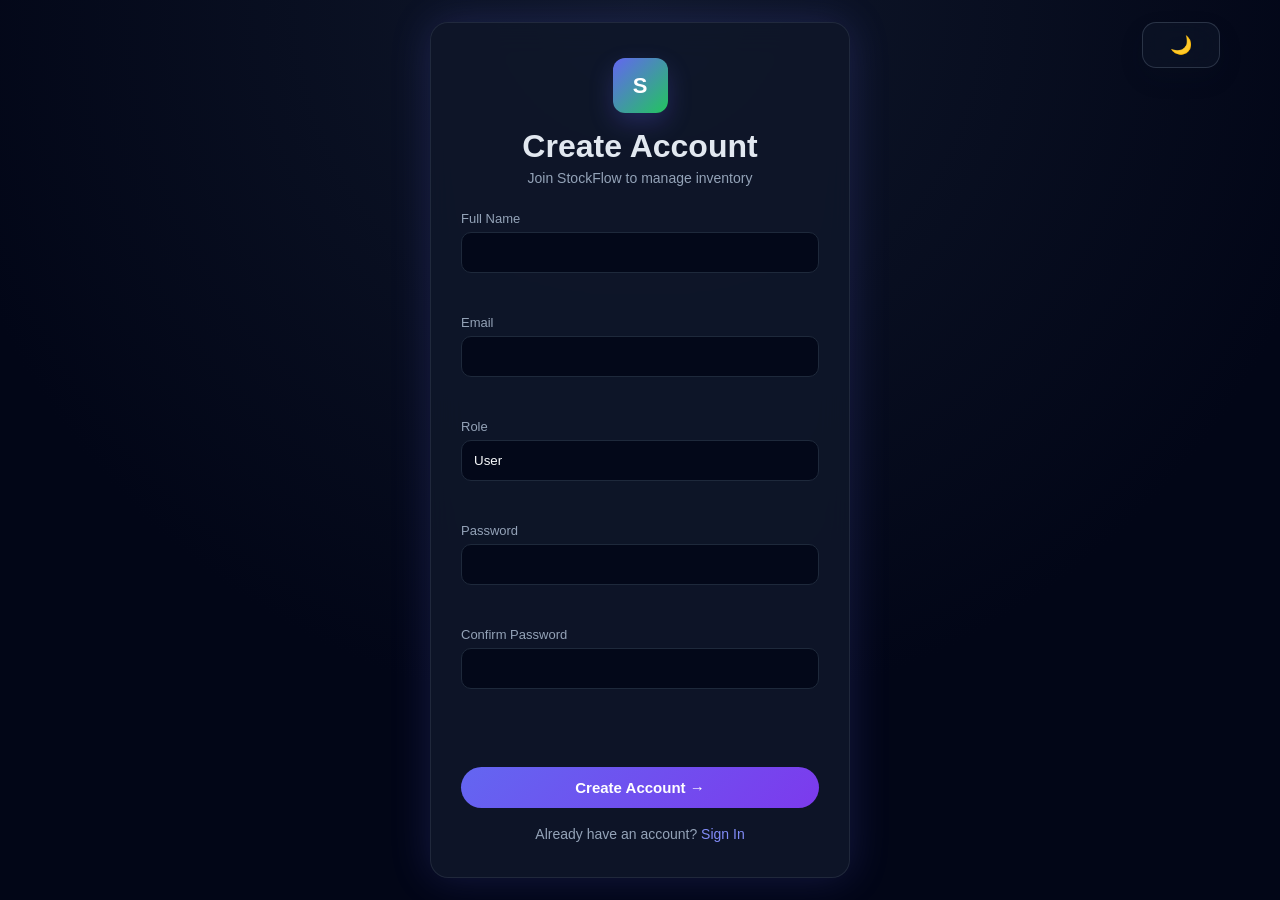
<file: signup.html>
<!DOCTYPE html>
<html lang="en">
<head>
  <meta charset="UTF-8">
  <meta name="viewport" content="width=device-width, initial-scale=1.0">
  <title>StockFlow Signup</title>

  <script>
    (function () {
      const savedTheme = localStorage.getItem("theme");
      if (savedTheme === "light") {
        document.documentElement.setAttribute("data-theme", "light");
      }
    })();
  </script>

  <link rel="stylesheet" href="style.css">
</head>
<body>

<div id="toast-container" aria-live="polite" aria-atomic="true"></div>

<div class="container">
  <button class="theme-toggle" id="themeToggle">
    <span class="theme-toggle__label">🌙</span>
  </button>

  <main class="card card--wide">
    <div class="logo">S</div>

    <h1>Create Account</h1>
    <p class="subtitle">Join StockFlow to manage inventory</p>

    <form class="auth-form" id="signupForm">
      <div class="input-group">
        <label>Full Name</label>
        <input id="fullName" type="text">
        <p class="field-error" id="fullNameError"></p>
      </div>

      <div class="input-group">
        <label>Email</label>
        <input id="signupEmail" type="email">
        <p class="field-error" id="signupEmailError"></p>
      </div>

      <div class="input-group">
        <label for="signupRole">Role</label>
        <select id="signupRole">
          <option value="user" selected>User</option>
          <option value="shopkeeper">Shopkeeper</option>
        </select>
        <p class="field-error" id="signupRoleError"></p>
      </div>

      <div class="input-group">
        <label>Password</label>
        <input id="signupPassword" type="password">
        <p class="field-error" id="signupPasswordError"></p>
      </div>

      <div class="input-group">
        <label>Confirm Password</label>
        <input id="confirmPassword" type="password">
        <p class="field-error" id="confirmPasswordError"></p>
      </div>

      <p class="form-message" id="formMessage"></p>

      <button class="primary-button">Create Account →</button>
    </form>

    <p class="auth-switch">
      Already have an account? <a href="login.html">Sign In</a>
    </p>
  </main>
</div>

<script src="script.js"></script>
</body>
</html>
</file>
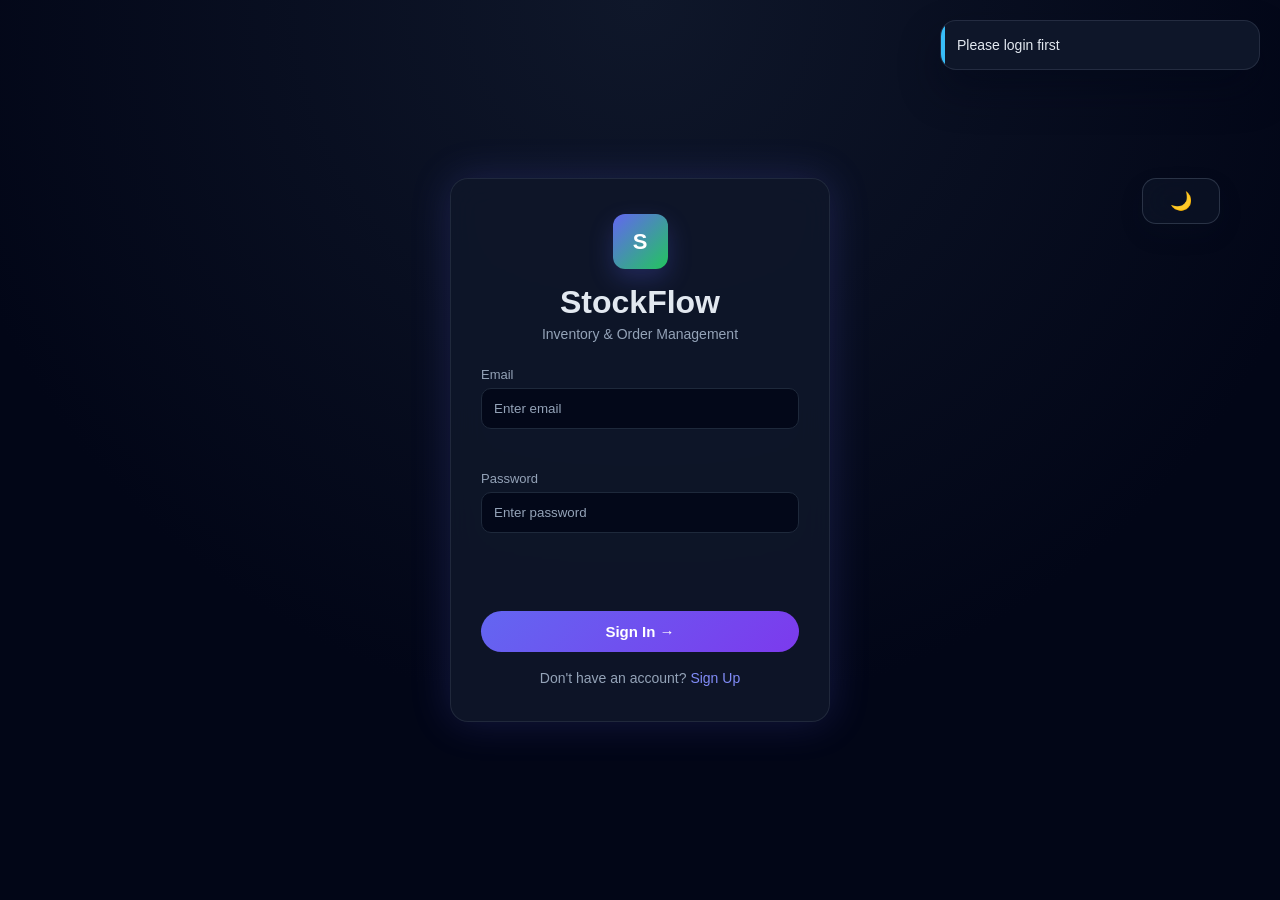
<file: user_dashboard.html>
<!DOCTYPE html>
<html lang="en">
<head>
    <meta charset="UTF-8">
    <meta name="viewport" content="width=device-width, initial-scale=1.0">
    <title>StockFlow User Dashboard</title>
    <link rel="preconnect" href="https://fonts.googleapis.com">
    <link rel="preconnect" href="https://fonts.gstatic.com" crossorigin>
    <link href="https://fonts.googleapis.com/css2?family=Poppins:wght@400;500;600;700&display=swap" rel="stylesheet">
    <link rel="stylesheet" href="admin_dashboard.css">
    <style>
        .user-section[hidden] {
            display: none !important;
        }

        .user-layout {
            display: grid;
            gap: 24px;
        }

        .user-home-grid {
            display: grid;
            grid-template-columns: repeat(2, minmax(0, 1fr));
            gap: 18px;
        }

        .user-summary-card {
            min-height: 0;
            padding: 24px;
        }

        .user-summary-card .stat-card__label {
            margin-bottom: 12px;
        }

        .user-profile-card {
            margin-top: auto;
            cursor: pointer;
            transition: transform 0.2s ease, box-shadow 0.2s ease;
        }

        .user-profile-card:hover {
            transform: scale(1.02);
            box-shadow: 0 20px 36px rgba(2, 6, 23, 0.34);
        }

        .user-shop-toolbar {
            display: flex;
            align-items: center;
            justify-content: space-between;
            gap: 16px;
            margin-bottom: 22px;
        }

        .user-shop-actions {
            display: flex;
            align-items: center;
            gap: 14px;
            flex: 1;
            justify-content: flex-end;
        }

        .user-shop-search {
            flex: 1 1 360px;
            max-width: 440px;
        }

        .user-shop-filter {
            min-width: 170px;
        }

        .user-products-grid {
            display: grid;
            grid-template-columns: repeat(3, minmax(0, 1fr));
            gap: 18px;
        }

        .user-product-card {
            min-height: 0;
            padding: 22px;
            transition: transform 0.28s ease, border-color 0.28s ease, box-shadow 0.28s ease;
        }

        .user-product-card:hover {
            transform: translateY(-4px);
            border-color: var(--border-strong);
            box-shadow: 0 20px 36px rgba(4, 8, 22, 0.34);
        }

        .user-product-card__top {
            display: flex;
            align-items: flex-start;
            justify-content: space-between;
            gap: 16px;
            margin-bottom: 18px;
        }

        .user-product-card__name {
            margin: 0 0 8px;
            font-size: 1.15rem;
            color: var(--text-primary);
        }

        .user-product-card__price {
            color: var(--text-primary);
            font-size: 1.35rem;
            font-weight: 600;
        }

        .user-product-card__meta {
            margin: 0 0 20px;
            color: var(--text-secondary);
            line-height: 1.6;
        }

        .status-badge--danger {
            color: #fecaca;
            background: rgba(239, 68, 68, 0.14);
            border: 1px solid rgba(239, 68, 68, 0.22);
        }

        .inventory-button[disabled] {
            cursor: not-allowed;
            opacity: 0.55;
            box-shadow: none;
            transform: none;
        }

        .inventory-button.is-added {
            background: linear-gradient(135deg, #0f766e, #10b981);
            box-shadow: 0 14px 24px rgba(6, 95, 70, 0.28);
        }

        .user-empty-state {
            min-height: 220px;
        }

        .user-cart-count {
            color: inherit;
        }

        .user-cart-list {
            display: grid;
            gap: 14px;
        }

        .user-cart-shell {
            display: grid;
            gap: 18px;
        }

        .user-cart-item {
            display: flex;
            align-items: center;
            justify-content: space-between;
            gap: 18px;
            padding: 18px 20px;
            border: 1px solid rgba(255, 255, 255, 0.08);
            border-radius: 16px;
            background: rgba(255, 255, 255, 0.02);
        }

        .user-cart-item__title,
        .user-cart-item__price {
            margin: 0;
            color: var(--text-primary);
        }

        .user-cart-item__title {
            font-size: 1.05rem;
        }

        .user-cart-item__meta {
            margin: 8px 0 0;
            color: var(--text-secondary);
            font-size: 0.92rem;
        }

        .user-cart-item__actions {
            display: flex;
            align-items: center;
            gap: 16px;
            flex-wrap: wrap;
            justify-content: flex-end;
        }

        .user-quantity-control {
            display: inline-flex;
            align-items: center;
            gap: 10px;
            padding: 6px;
            border-radius: 14px;
            background: rgba(255, 255, 255, 0.03);
            border: 1px solid rgba(148, 163, 184, 0.12);
        }

        .user-quantity-button {
            width: 34px;
            height: 34px;
            border: 1px solid rgba(148, 163, 184, 0.16);
            border-radius: 10px;
            background: rgba(255, 255, 255, 0.05);
            color: var(--text-primary);
            font: inherit;
            font-size: 1rem;
            cursor: pointer;
            transition: transform 0.25s ease, background 0.25s ease, border-color 0.25s ease;
        }

        .user-quantity-button:hover {
            transform: translateY(-1px);
            background: rgba(255, 255, 255, 0.08);
            border-color: rgba(148, 163, 184, 0.24);
        }

        .user-quantity-value {
            min-width: 18px;
            text-align: center;
            color: var(--text-primary);
            font-weight: 600;
        }

        .user-cart-item__total {
            min-width: 110px;
            text-align: right;
        }

        .user-cart-summary {
            display: flex;
            align-items: center;
            justify-content: space-between;
            gap: 16px;
            padding: 22px 24px;
            border: 1px solid rgba(148, 163, 184, 0.12);
            border-radius: 18px;
            background: rgba(255, 255, 255, 0.02);
        }

        .user-cart-summary p {
            margin: 0;
            color: var(--text-secondary);
        }

        .user-cart-summary strong {
            color: var(--text-primary);
            font-size: 1.4rem;
        }

        .user-cart-summary__actions {
            display: flex;
            align-items: center;
            gap: 12px;
            flex-wrap: wrap;
            justify-content: flex-end;
        }

        .user-feedback-message {
            margin: 0;
            color: #b8f7dd;
            font-size: 0.92rem;
            font-weight: 500;
        }

        .user-orders-list {
            display: grid;
            gap: 16px;
        }

        .user-order-card {
            display: grid;
            grid-template-columns: repeat(4, minmax(0, 1fr));
            gap: 18px;
            padding: 20px 22px;
            border: 1px solid rgba(255, 255, 255, 0.08);
            border-radius: 16px;
            background: rgba(255, 255, 255, 0.02);
        }

        .user-order-card__label {
            display: block;
            margin-bottom: 8px;
            color: var(--text-muted);
            font-size: 0.74rem;
            letter-spacing: 0.08em;
            text-transform: uppercase;
        }

        .user-order-card__value {
            margin: 0;
            color: var(--text-primary);
            font-size: 1rem;
            font-weight: 600;
        }

        .user-profile-section {
            display: flex;
            justify-content: center;
        }

        .user-profile-panel {
            width: 100%;
            max-width: 620px;
            min-height: 0;
            padding: 34px 32px;
            text-align: center;
        }

        .user-profile-panel__avatar {
            width: 96px;
            height: 96px;
            margin: 0 auto 18px;
            display: grid;
            place-items: center;
            border-radius: 50%;
            background: linear-gradient(135deg, #334155, #475569);
            color: var(--text-primary);
            font-size: 2rem;
            font-weight: 700;
            letter-spacing: 0.04em;
            box-shadow: 0 18px 36px rgba(15, 23, 42, 0.28);
            overflow: hidden;
            position: relative;
        }

        .profile-card__avatar img,
        .user-profile-panel__avatar img {
            width: 100%;
            height: 100%;
            object-fit: cover;
        }

        .user-profile-panel__name {
            margin: 0 0 8px;
            color: var(--text-primary);
            font-size: 1.7rem;
            font-weight: 600;
        }

        .user-profile-panel__email {
            margin: 0 0 16px;
            color: var(--text-secondary);
            font-size: 0.98rem;
        }

        .user-profile-panel__details {
            display: grid;
            gap: 14px;
            margin: 0 0 28px;
            text-align: left;
        }

        .user-profile-panel__detail {
            padding: 16px 18px;
            border: 1px solid rgba(255, 255, 255, 0.08);
            border-radius: 16px;
            background: rgba(255, 255, 255, 0.02);
        }

        .user-profile-panel__label {
            display: block;
            margin-bottom: 8px;
            color: var(--text-muted);
            font-size: 0.76rem;
            letter-spacing: 0.08em;
            text-transform: uppercase;
        }

        .user-profile-panel__value {
            margin: 0;
            color: var(--text-primary);
            font-size: 1rem;
            font-weight: 500;
        }

        .user-profile-panel__input {
            width: 100%;
            min-height: 48px;
            padding: 0 16px;
            border: 1px solid rgba(148, 163, 184, 0.14);
            border-radius: 14px;
            background: rgba(255, 255, 255, 0.04);
            color: var(--text-primary);
            font: inherit;
            outline: none;
            transition: border-color 0.25s ease, box-shadow 0.25s ease, background 0.25s ease;
        }

        .user-profile-panel__input::placeholder {
            color: var(--text-muted);
        }

        .user-profile-panel__input:focus {
            border-color: rgba(148, 163, 184, 0.26);
            background: rgba(255, 255, 255, 0.06);
            box-shadow: 0 0 0 3px rgba(71, 85, 105, 0.18);
        }

        .user-profile-panel__upload {
            margin: 0 0 24px;
            display: flex;
            justify-content: center;
        }

        .user-profile-panel__feedback {
            margin: 0 0 18px;
            color: #b8f7dd;
            font-size: 0.92rem;
            font-weight: 500;
        }

        .user-profile-panel__actions {
            display: flex;
            align-items: center;
            justify-content: center;
            gap: 14px;
            flex-wrap: wrap;
        }

        #toast-container {
            position: fixed;
            top: 20px;
            right: 20px;
            z-index: 9999;
            display: grid;
            gap: 12px;
            width: min(320px, calc(100vw - 32px));
            pointer-events: none;
        }

        .toast {
            position: relative;
            overflow: hidden;
            padding: 14px 16px;
            border-radius: 16px;
            border: 1px solid rgba(148, 163, 184, 0.16);
            background: rgba(15, 23, 42, 0.96);
            color: var(--text-primary);
            box-shadow: 0 20px 40px rgba(2, 6, 23, 0.42);
            backdrop-filter: blur(16px);
            font-size: 0.94rem;
            line-height: 1.45;
            opacity: 0;
            transform: translateX(24px);
            animation: toast-slide-in 0.35s ease forwards;
        }

        .toast::before {
            content: "";
            position: absolute;
            inset: 0 auto 0 0;
            width: 4px;
            border-radius: 999px;
            background: #38bdf8;
        }

        .toast--success::before {
            background: #22c55e;
        }

        .toast--error::before {
            background: #ef4444;
        }

        .toast--info::before {
            background: #38bdf8;
        }

        .toast.is-hiding {
            animation: toast-fade-out 0.3s ease forwards;
        }

        @keyframes toast-slide-in {
            from {
                opacity: 0;
                transform: translateX(24px);
            }

            to {
                opacity: 1;
                transform: translateX(0);
            }
        }

        @keyframes toast-fade-out {
            from {
                opacity: 1;
                transform: translateX(0);
            }

            to {
                opacity: 0;
                transform: translateX(20px);
            }
        }

        @media (max-width: 720px) {
            .user-shop-toolbar,
            .user-shop-actions,
            .user-cart-item {
                flex-direction: column;
                align-items: stretch;
            }

            .user-cart-item__actions,
            .user-cart-summary {
                justify-content: flex-start;
            }

            .user-cart-item__total {
                text-align: left;
            }

            .user-order-card {
                grid-template-columns: 1fr;
            }

            .user-home-grid {
                grid-template-columns: 1fr;
            }

            .user-products-grid {
                grid-template-columns: 1fr;
            }

            #toast-container {
                top: 16px;
                right: 16px;
                width: calc(100vw - 32px);
            }
        }

        @media (max-width: 1080px) {
            .user-products-grid {
                grid-template-columns: repeat(2, minmax(0, 1fr));
            }
        }
    </style>
</head>
<body>
    <div id="toast-container" aria-live="polite" aria-atomic="true"></div>
    <div class="dashboard-shell">
        <aside class="sidebar" id="userSidebar">
            <div class="brand">
                <div class="brand__mark">SF</div>
                <div>
                    <p class="brand__eyebrow">Customer Portal</p>
                    <h1 class="brand__name">StockFlow</h1>
                </div>
            </div>

            <nav class="sidebar__nav" aria-label="User navigation">
                <a class="nav-link nav-link--active" href="#home-section" data-section-target="home-section">
                    <span class="nav-link__icon" aria-hidden="true">
                        <svg viewBox="0 0 24 24"><path d="M3 13h8V3H3zm10 8h8V11h-8zM3 21h8v-6H3zm10-10h8V3h-8z"/></svg>
                    </span>
                    <span>Home</span>
                </a>
                <a class="nav-link" href="#shop-section" data-section-target="shop-section">
                    <span class="nav-link__icon" aria-hidden="true">
                        <svg viewBox="0 0 24 24"><path d="M4 7.5A2.5 2.5 0 0 1 6.5 5h11A2.5 2.5 0 0 1 20 7.5v9a2.5 2.5 0 0 1-2.5 2.5h-11A2.5 2.5 0 0 1 4 16.5zm2.5-.5a.5.5 0 0 0-.5.5V10h12V7.5a.5.5 0 0 0-.5-.5zM6 12v4.5a.5.5 0 0 0 .5.5h11a.5.5 0 0 0 .5-.5V12z"/></svg>
                    </span>
                    <span>Shop</span>
                </a>
                <a class="nav-link" href="#cart-section" data-section-target="cart-section">
                    <span class="nav-link__icon" aria-hidden="true">
                        <svg viewBox="0 0 24 24"><path d="M7 4h10l1 2h3v2h-1l-1.7 7.1A3 3 0 0 1 15.4 18H9a3 3 0 0 1-2.9-2.3L4.2 8H3V6h3zm1.3 4 1.4 5.4a1 1 0 0 0 1 .8h4.7a1 1 0 0 0 1-.8L17.8 8zM9 20a1.5 1.5 0 1 0 0 .01zm7 0a1.5 1.5 0 1 0 0 .01z"/></svg>
                    </span>
                    <span>Cart <span class="user-cart-count" id="cartCount">(0)</span></span>
                </a>
                <a class="nav-link" href="#orders-section" data-section-target="orders-section">
                    <span class="nav-link__icon" aria-hidden="true">
                        <svg viewBox="0 0 24 24"><path d="M6 3h9l5 5v11a2 2 0 0 1-2 2H6a2 2 0 0 1-2-2V5a2 2 0 0 1 2-2m8 1.5V9h4.5zM8 13h8v-1.5H8zm0 4h8v-1.5H8z"/></svg>
                    </span>
                    <span>My Orders</span>
                </a>
            </nav>

            <section
                class="profile-card user-profile-card"
                id="profileCard"
                aria-label="User profile"
                role="button"
                tabindex="0"
            >
                <div class="profile-card__avatar" id="sidebarProfileAvatar" aria-hidden="true">
                    <span id="sidebarAvatarLetter">U</span>
                </div>
                <div class="profile-card__body">
                    <h2 id="sidebarProfileName">Hello, User</h2>
                    <p id="sidebarProfileMeta">user@example.com</p>
                </div>
                <button class="profile-card__button" id="viewProfileButton" type="button">View Profile</button>
            </section>
        </aside>

        <div class="sidebar-overlay" id="userSidebarOverlay"></div>

        <main class="main-content">
            <header class="topbar">
                <div class="topbar__left">
                    <button class="menu-toggle" id="userMenuToggle" type="button" aria-label="Toggle navigation">
                        <span></span>
                        <span></span>
                        <span></span>
                    </button>
                    <div>
                        <p class="topbar__eyebrow">Overview</p>
                        <h2 class="topbar__title">User Dashboard</h2>
                    </div>
                </div>

                <div class="topbar__actions">
                    <span class="role-badge" id="topbarUserGreeting">Hello, User</span>
                    <button class="logout-button" id="userLogoutButton" type="button">Logout</button>
                </div>
            </header>

            <div class="user-layout">
                <section class="user-section" id="home-section">
                    <section class="hero-card">
                        <div>
                            <p class="hero-card__eyebrow">Welcome</p>
                            <h3>Welcome to StockFlow</h3>
                            <p class="hero-card__copy">Manage your shopping activity, view order history, and keep track of your cart from one clean customer dashboard.</p>
                        </div>
                        <button class="hero-card__cta" id="browseShopButton" type="button">Browse Shop</button>
                    </section>

                    <section class="user-home-grid" aria-label="User summary">
                        <article class="stat-card user-summary-card">
                            <p class="stat-card__label">Total Orders</p>
                            <h3 id="homeOrderCount">0</h3>
                            <span class="stat-card__meta" id="homeOrderMeta">No orders placed yet</span>
                        </article>

                        <article class="stat-card user-summary-card">
                            <p class="stat-card__label">Items in Cart</p>
                            <h3 id="homeCartCount">0</h3>
                            <span class="stat-card__meta stat-card__meta--positive">Ready for checkout</span>
                        </article>
                    </section>
                </section>

                <section class="user-section" id="shop-section" hidden>
                    <article class="panel-card inventory-card">
                        <div class="panel-card__header">
                            <div>
                                <p class="panel-card__eyebrow">Browse Products</p>
                                <h3>Shop</h3>
                            </div>
                        </div>

                        <div class="user-shop-toolbar">
                            <p class="hero-card__copy">Explore available products, check stock status, and add items to your cart.</p>
                            <div class="user-shop-actions">
                                <label class="inventory-search user-shop-search">
                                    <span class="sr-only">Search products</span>
                                    <input type="search" id="productSearchInput" placeholder="Search products...">
                                </label>
                                <label class="inventory-select user-shop-filter">
                                    <span class="sr-only">Filter products by stock status</span>
                                    <select id="productFilterSelect">
                                        <option value="all" selected>All</option>
                                        <option value="in-stock">In Stock</option>
                                        <option value="low-stock">Low Stock</option>
                                        <option value="out-of-stock">Out of Stock</option>
                                    </select>
                                </label>
                            </div>
                        </div>

                        <div class="user-products-grid" id="productsGrid" aria-live="polite"></div>

                        <div class="suppliers-empty-state user-empty-state" id="productsEmptyState" hidden>
                            <span class="suppliers-empty-state__icon" aria-hidden="true">
                                <svg viewBox="0 0 24 24"><path d="M4 7.5A2.5 2.5 0 0 1 6.5 5h11A2.5 2.5 0 0 1 20 7.5v9a2.5 2.5 0 0 1-2.5 2.5h-11A2.5 2.5 0 0 1 4 16.5zm2.5-.5a.5.5 0 0 0-.5.5V10h12V7.5a.5.5 0 0 0-.5-.5zM6 12v4.5a.5.5 0 0 0 .5.5h11a.5.5 0 0 0 .5-.5V12z"/></svg>
                            </span>
                            <p>No products match your search.</p>
                        </div>
                    </article>
                </section>

                <section class="user-section" id="cart-section" hidden>
                    <article class="panel-card inventory-card">
                        <div class="panel-card__header">
                            <div>
                                <p class="panel-card__eyebrow">Selected Items</p>
                                <h3>Cart</h3>
                            </div>
                        </div>

                        <div class="user-cart-shell">
                            <div class="user-cart-list" id="cartItemsList" aria-live="polite"></div>

                            <div class="user-cart-summary" id="cartSummary" hidden>
                                <div>
                                    <p>Total</p>
                                    <strong id="cartTotalAmount">Rs 0</strong>
                                </div>
                                <div class="user-cart-summary__actions">
                                    <button class="inventory-button inventory-button--primary" id="placeOrderButton" type="button">Place Order</button>
                                </div>
                            </div>
                        </div>

                        <div class="suppliers-empty-state user-empty-state" id="cartEmptyState" hidden>
                            <span class="suppliers-empty-state__icon" aria-hidden="true">
                                <svg viewBox="0 0 24 24"><path d="M7 4h10l1 2h3v2h-1l-1.7 7.1A3 3 0 0 1 15.4 18H9a3 3 0 0 1-2.9-2.3L4.2 8H3V6h3zm1.3 4 1.4 5.4a1 1 0 0 0 1 .8h4.7a1 1 0 0 0 1-.8L17.8 8zM9 20a1.5 1.5 0 1 0 0 .01zm7 0a1.5 1.5 0 1 0 0 .01z"/></svg>
                            </span>
                            <p>Your cart is empty.</p>
                        </div>
                    </article>
                </section>

                <section class="user-section" id="orders-section" hidden>
                    <article class="panel-card inventory-card">
                        <div class="panel-card__header">
                            <div>
                                <p class="panel-card__eyebrow">Purchase History</p>
                                <h3>My Orders</h3>
                            </div>
                        </div>

                        <div class="user-orders-list" id="ordersList" aria-live="polite"></div>

                        <div class="suppliers-empty-state user-empty-state" id="ordersEmptyState" hidden>
                            <span class="suppliers-empty-state__icon" aria-hidden="true">
                                <svg viewBox="0 0 24 24"><path d="M6 3h9l5 5v11a2 2 0 0 1-2 2H6a2 2 0 0 1-2-2V5a2 2 0 0 1 2-2m8 1.5V9h4.5zM8 13h8v-1.5H8zm0 4h8v-1.5H8z"/></svg>
                            </span>
                            <p>No orders placed yet.</p>
                        </div>
                    </article>
                </section>

                <section class="user-section user-profile-section" id="profile-section" hidden>
                    <article class="panel-card user-profile-panel">
                        <p class="panel-card__eyebrow">Account Details</p>
                        <div class="user-profile-panel__avatar" id="profileAvatar" aria-hidden="true">
                            <span id="avatarLetter">U</span>
                        </div>
                        <h3 class="user-profile-panel__name" id="profileName">User</h3>
                        <p class="user-profile-panel__email" id="profileEmail">user@example.com</p>
                        <div class="user-profile-panel__upload">
                            <label class="inventory-button inventory-button--ghost" for="profileImageInput">Upload Image</label>
                            <input id="profileImageInput" type="file" accept="image/*" hidden>
                        </div>

                        <div class="user-profile-panel__details">
                            <div class="user-profile-panel__detail">
                                <span class="user-profile-panel__label">Name</span>
                                <input class="user-profile-panel__input" id="profileFullNameInput" type="text" placeholder="Enter your name">
                            </div>
                            <div class="user-profile-panel__detail">
                                <span class="user-profile-panel__label">Email</span>
                                <input class="user-profile-panel__input" id="profileEmailInput" type="email" placeholder="Enter your email">
                            </div>
                            <div class="user-profile-panel__detail">
                                <span class="user-profile-panel__label">Phone</span>
                                <input class="user-profile-panel__input" id="profilePhoneInput" type="tel" placeholder="Not added">
                            </div>
                        </div>

                        <p class="user-profile-panel__feedback" id="profileFeedbackMessage" hidden>Profile updated successfully</p>

                        <div class="user-profile-panel__actions">
                            <button class="inventory-button inventory-button--primary" id="saveProfileButton" type="button">Save Changes</button>
                            <button class="inventory-button inventory-button--ghost" id="profileLogoutButton" type="button">Logout</button>
                        </div>
                    </article>
                </section>
            </div>
        </main>
    </div>

    <script>
        (function () {
            const redirectToastStorageKey = "stockflowRedirectToast";
            const loggedInUserStorageKey = "loggedInUser";
            const usersStorageKey = "users";
            const legacyUsersStorageKey = "stockflowUsers";
            const productsStorageKey = "products";
            const legacyProductsStorageKey = "stockflowProducts";
            const ordersStorageKey = "orders";
            const legacyOrdersStorageKey = "stockflowOrders";
            const cartStorageKey = "stockflowCart";
            const routeProtectedUser = getRouteProtectedUser();

            if (!routeProtectedUser || routeProtectedUser.role !== "user") {
                sessionStorage.setItem(
                    redirectToastStorageKey,
                    JSON.stringify({
                        message: "Please login first",
                        type: "info"
                    })
                );
                window.location.replace("login.html");
                return;
            }

            function getRouteProtectedUser() {
                try {
                    const user = JSON.parse(localStorage.getItem(loggedInUserStorageKey));
                    return user && typeof user === "object" ? user : null;
                } catch {
                    return null;
                }
            }

            const sidebar = document.getElementById("userSidebar");
            const overlay = document.getElementById("userSidebarOverlay");
            const menuToggle = document.getElementById("userMenuToggle");
            const logoutButton = document.getElementById("userLogoutButton");
            const profileLogoutButton = document.getElementById("profileLogoutButton");
            const browseShopButton = document.getElementById("browseShopButton");
            const profileCard = document.getElementById("profileCard");
            const viewProfileButton = document.getElementById("viewProfileButton");
            const navLinks = Array.from(document.querySelectorAll("[data-section-target]"));
            const sections = Array.from(document.querySelectorAll(".user-section"));
            const productSearchInput = document.getElementById("productSearchInput");
            const productFilterSelect = document.getElementById("productFilterSelect");
            const productsGrid = document.getElementById("productsGrid");
            const productsEmptyState = document.getElementById("productsEmptyState");
            const cartCount = document.getElementById("cartCount");
            const homeCartCount = document.getElementById("homeCartCount");
            const cartItemsList = document.getElementById("cartItemsList");
            const cartEmptyState = document.getElementById("cartEmptyState");
            const cartSummary = document.getElementById("cartSummary");
            const cartTotalAmount = document.getElementById("cartTotalAmount");
            const placeOrderButton = document.getElementById("placeOrderButton");
            const ordersList = document.getElementById("ordersList");
            const ordersEmptyState = document.getElementById("ordersEmptyState");
            const homeOrderCount = document.getElementById("homeOrderCount");
            const homeOrderMeta = document.getElementById("homeOrderMeta");
            const topbarUserGreeting = document.getElementById("topbarUserGreeting");
            const sidebarProfileAvatar = document.getElementById("sidebarProfileAvatar");
            const sidebarProfileName = document.getElementById("sidebarProfileName");
            const sidebarProfileMeta = document.getElementById("sidebarProfileMeta");
            const profileAvatar = document.getElementById("profileAvatar");
            const profileName = document.getElementById("profileName");
            const profileEmail = document.getElementById("profileEmail");
            const profileImageInput = document.getElementById("profileImageInput");
            const profileFullNameInput = document.getElementById("profileFullNameInput");
            const profileEmailInput = document.getElementById("profileEmailInput");
            const profilePhoneInput = document.getElementById("profilePhoneInput");
            const profileFeedbackMessage = document.getElementById("profileFeedbackMessage");
            const saveProfileButton = document.getElementById("saveProfileButton");
            const toastContainer = document.getElementById("toast-container");
            const defaultProducts = [
                { id: "prd-2001", name: "Laptop", price: 64999, stock: 12, supplier: "TechSource", status: "In Stock" },
                { id: "prd-2002", name: "Mobile", price: 28999, stock: 7, supplier: "Mobihub", status: "Low Stock" },
                { id: "prd-2003", name: "Headphones", price: 3999, stock: 0, supplier: "SoundNest", status: "Low Stock" },
                { id: "prd-2004", name: "Chair", price: 5499, stock: 4, supplier: "FurniCore", status: "Low Stock" },
                { id: "prd-2005", name: "Table", price: 8999, stock: 16, supplier: "Woodline", status: "In Stock" }
            ];

            function showToast(message, type) {
                if (!toastContainer || !message) return;

                const toast = document.createElement("div");
                const normalizedType = ["success", "error", "info"].includes(type) ? type : "info";

                toast.className = `toast toast--${normalizedType}`;
                toast.setAttribute("role", "status");
                toast.textContent = message;
                toastContainer.appendChild(toast);

                window.setTimeout(function () {
                    toast.classList.add("is-hiding");

                    window.setTimeout(function () {
                        toast.remove();
                    }, 300);
                }, 3000);
            }

            function getStoredArray(storageKey) {
                try {
                    const parsedValue = JSON.parse(localStorage.getItem(storageKey));
                    return Array.isArray(parsedValue) ? parsedValue : [];
                } catch {
                    return [];
                }
            }

            function saveStoredArray(storageKey, value) {
                localStorage.setItem(storageKey, JSON.stringify(value));
            }

            function migrateLegacyArray(sharedKey, legacyKey) {
                const sharedItems = getStoredArray(sharedKey);

                if (sharedItems.length > 0) {
                    return sharedItems;
                }

                const legacyItems = getStoredArray(legacyKey);

                if (legacyItems.length > 0) {
                    saveStoredArray(sharedKey, legacyItems);
                    return legacyItems;
                }

                return [];
            }

            function getStoredCart() {
                try {
                    const cart = JSON.parse(localStorage.getItem(cartStorageKey));
                    return Array.isArray(cart) ? cart : [];
                } catch {
                    return [];
                }
            }

            function saveCart(cart) {
                localStorage.setItem(cartStorageKey, JSON.stringify(cart));
            }

            function getStoredOrders() {
                return migrateLegacyArray(ordersStorageKey, legacyOrdersStorageKey).map(function (order) {
                    const normalizedOrder = order && typeof order === "object" ? order : {};
                    const quantity = Math.max(1, Number(normalizedOrder.quantity || 1));

                    return {
                        id: String(normalizedOrder.id || `ORD${Date.now()}`),
                        productId: String(normalizedOrder.productId || ""),
                        productName: String(
                            normalizedOrder.productName
                            || (Array.isArray(normalizedOrder.items) && normalizedOrder.items[0] && normalizedOrder.items[0].name)
                            || "Product"
                        ),
                        quantity: quantity,
                        totalPrice: Math.max(0, Number(normalizedOrder.totalPrice ?? normalizedOrder.total ?? 0)),
                        user: String(normalizedOrder.user || "").trim(),
                        status: String(normalizedOrder.status || "pending").toLowerCase(),
                        date: normalizedOrder.date ? new Date(normalizedOrder.date).toISOString() : new Date().toISOString()
                    };
                });
            }

            function saveOrders(orders) {
                saveStoredArray(ordersStorageKey, orders);
            }

            function getStoredProducts() {
                return migrateLegacyArray(productsStorageKey, legacyProductsStorageKey).map(function (product, index) {
                    const normalizedProduct = product && typeof product === "object" ? product : {};
                    const stock = Math.max(0, Number(normalizedProduct.stock || 0));

                    return {
                        id: String(normalizedProduct.id || `prd-${index + 1}`),
                        name: String(normalizedProduct.name || "").trim(),
                        price: Math.max(0, Number(normalizedProduct.price || 0)),
                        stock: stock,
                        supplier: String(normalizedProduct.supplier || "").trim(),
                        sku: String(normalizedProduct.sku || "").trim(),
                        status: stock <= 10 ? "Low Stock" : "In Stock"
                    };
                });
            }

            function normalizeUserRecord(user) {
                const normalizedUser = user && typeof user === "object" ? user : {};

                return {
                    fullName: String(normalizedUser.fullName || "").trim(),
                    email: String(normalizedUser.email || "").trim(),
                    password: String(normalizedUser.password || ""),
                    role: String(normalizedUser.role || "user"),
                    phone: String(normalizedUser.phone || "").trim(),
                    profileImage: String(normalizedUser.profileImage || "").trim()
                };
            }

            function getLoggedInUser() {
                try {
                    const user = JSON.parse(localStorage.getItem(loggedInUserStorageKey));

                    if (!user || typeof user !== "object") {
                        return null;
                    }

                    return normalizeUserRecord(user);
                } catch {
                    return null;
                }
            }

            function getStoredUsers() {
                return migrateLegacyArray(usersStorageKey, legacyUsersStorageKey).map(function (user) {
                    return normalizeUserRecord(user);
                });
            }

            function saveProducts(products) {
                saveStoredArray(productsStorageKey, products.map(function (product) {
                    const stock = Math.max(0, Number(product.stock || 0));

                    return {
                        ...product,
                        id: String(product.id || `prd-${Date.now()}`),
                        stock: stock,
                        status: stock <= 10 ? "Low Stock" : "In Stock"
                    };
                }));
            }

            function ensureProductsCatalog() {
                const storedProducts = getStoredProducts();

                if (storedProducts.length > 0) {
                    return storedProducts;
                }

                saveProducts(defaultProducts);
                return defaultProducts.slice();
            }

            function getCartItemCount() {
                return getStoredCart().reduce(function (total, item) {
                    return total + item.quantity;
                }, 0);
            }

            function calculateTotal(cart) {
                return cart.reduce(function (total, item) {
                    return total + (item.price * item.quantity);
                }, 0);
            }

            function generateOrderId() {
                return `ORD${Math.floor(10000 + (Math.random() * 90000))}`;
            }

            function getCurrentDate() {
                return new Date().toISOString().split("T")[0];
            }

            function getOrderStatusConfig(status) {
                const normalizedStatus = String(status || "").toLowerCase();

                if (normalizedStatus === "approved") {
                    return {
                        value: "approved",
                        label: "Approved",
                        className: "status-badge status-badge--success"
                    };
                }

                if (normalizedStatus === "rejected") {
                    return {
                        value: "rejected",
                        label: "Rejected",
                        className: "status-badge status-badge--danger"
                    };
                }

                return {
                    value: "pending",
                    label: "Pending",
                    className: "status-badge status-badge--warning"
                };
            }

            function getUserDisplayData() {
                const user = getLoggedInUser() || normalizeUserRecord({});
                const name = user.fullName || "User";
                const email = user.email || "No email available";
                const phone = user.phone;
                const profileImage = user.profileImage;
                const avatarLetter = name.charAt(0).toUpperCase() || "U";

                return {
                    rawUser: user,
                    name: name,
                    email: email,
                    phone: phone,
                    profileImage: profileImage,
                    avatarLetter: avatarLetter,
                    phoneLabel: phone || "Not added"
                };
            }

            function setAvatarDisplay(element, userData) {
                if (!element) return;

                if (userData.profileImage) {
                    const imageSource = String(userData.profileImage || "").replace(/[\r\n]+/g, "");
                    element.innerHTML = `<img src="${imageSource}" alt="${userData.name} profile image">`;
                    return;
                }

                element.innerHTML = `<span>${userData.avatarLetter}</span>`;
            }

            function showProfileFeedback(message) {
                if (!profileFeedbackMessage) return;

                profileFeedbackMessage.textContent = message;
                profileFeedbackMessage.hidden = !message;
            }

            function loadProfile() {
                const userData = getUserDisplayData();

                setAvatarDisplay(sidebarProfileAvatar, userData);

                if (sidebarProfileName) {
                    sidebarProfileName.textContent = `Hello, ${userData.name}`;
                }

                if (sidebarProfileMeta) {
                    sidebarProfileMeta.textContent = userData.email;
                }

                if (topbarUserGreeting) {
                    topbarUserGreeting.textContent = `Hello, ${userData.name}`;
                }

                setAvatarDisplay(profileAvatar, userData);

                if (profileName) {
                    profileName.textContent = userData.name;
                }

                if (profileEmail) {
                    profileEmail.textContent = userData.email;
                }

                if (profileFullNameInput) {
                    profileFullNameInput.value = userData.name;
                }

                if (profileEmailInput) {
                    profileEmailInput.value = userData.rawUser.email;
                }

                if (profilePhoneInput) {
                    profilePhoneInput.value = userData.phone;
                    profilePhoneInput.placeholder = userData.phoneLabel;
                }
            }

            function saveProfile() {
                const currentUser = getLoggedInUser();

                if (!currentUser) return;

                const fullName = profileFullNameInput
                    ? profileFullNameInput.value.trim()
                    : "";
                const email = profileEmailInput
                    ? profileEmailInput.value.trim()
                    : "";
                const phone = profilePhoneInput
                    ? profilePhoneInput.value.trim()
                    : "";

                if (!fullName || !email) {
                    showProfileFeedback("Name and email are required.");
                    return;
                }

                const emailPattern = /^[^\s@]+@[^\s@]+\.[^\s@]+$/;

                if (!emailPattern.test(email)) {
                    showProfileFeedback("Enter a valid email address.");
                    return;
                }

                const users = getStoredUsers();
                const originalEmail = String(currentUser.email || "").toLowerCase();
                const nextEmail = email.toLowerCase();
                const emailExists = users.some(function (user) {
                    return String(user.email || "").toLowerCase() === nextEmail
                        && String(user.email || "").toLowerCase() !== originalEmail;
                });

                if (emailExists) {
                    showProfileFeedback("Email already exists.");
                    return;
                }

                const updatedUser = {
                    ...currentUser,
                    fullName: fullName,
                    email: email,
                    phone: phone,
                    profileImage: String(currentUser.profileImage || ""),
                    role: String(currentUser.role || "user")
                };

                let userUpdated = false;
                const updatedUsers = users.map(function (user) {
                    const isMatch = String(user.email || "").toLowerCase() === originalEmail;

                    if (isMatch) {
                        userUpdated = true;
                        return { ...user, ...updatedUser };
                    }

                    return user;
                });

                if (!userUpdated) {
                    updatedUsers.push(updatedUser);
                }

                saveStoredArray(usersStorageKey, updatedUsers);
                localStorage.setItem(loggedInUserStorageKey, JSON.stringify(updatedUser));
                loadProfile();
                showProfileFeedback("Profile updated successfully");
            }

            function uploadImage(event) {
                const file = event.target.files && event.target.files[0];
                const currentUser = getLoggedInUser();

                if (!file || !currentUser) return;

                if (!file.type.startsWith("image/")) {
                    showProfileFeedback("Please choose a valid image file.");
                    event.target.value = "";
                    return;
                }

                const reader = new FileReader();

                reader.addEventListener("load", function () {
                    const imageData = typeof reader.result === "string" ? reader.result : "";
                    const updatedUser = {
                        ...currentUser,
                        profileImage: imageData
                    };
                    const users = getStoredUsers();
                    const currentEmail = String(currentUser.email || "").toLowerCase();
                    const updatedUsers = users.map(function (user) {
                        return String(user.email || "").toLowerCase() === currentEmail
                            ? { ...user, profileImage: imageData }
                            : user;
                    });

                    saveStoredArray(usersStorageKey, updatedUsers);
                    localStorage.setItem(loggedInUserStorageKey, JSON.stringify(updatedUser));
                    loadProfile();
                    showProfileFeedback("Profile image updated successfully");
                    event.target.value = "";
                });

                reader.readAsDataURL(file);
            }

            function logoutUser() {
                localStorage.removeItem(loggedInUserStorageKey);
                window.location.href = "login.html";
            }

            function updateCartCount() {
                const totalItems = getCartItemCount();

                if (cartCount) {
                    cartCount.textContent = `(${totalItems})`;
                }

                if (homeCartCount) {
                    homeCartCount.textContent = String(totalItems);
                }
            }

            function updateOrderSummary() {
                if (!homeOrderCount || !homeOrderMeta) return;

                const orders = getStoredOrders();
                const pendingOrders = orders.filter(function (order) {
                    return String(order.status || "").toLowerCase() === "pending";
                }).length;

                homeOrderCount.textContent = String(orders.length);
                homeOrderMeta.textContent =
                    orders.length === 0
                        ? "No orders placed yet"
                        : `${pendingOrders} currently pending`;
            }

            function findProductByName(products, productName) {
                return products.find(function (item) {
                    return item.name === productName;
                });
            }

            function getProductStatus(stock) {
                if (stock <= 10) {
                    return {
                        label: "Low Stock",
                        className: "status-badge status-badge--warning",
                        filterValue: "low-stock"
                    };
                }

                return {
                    label: "In Stock",
                    className: "status-badge status-badge--success",
                    filterValue: "in-stock"
                };
            }

            function renderCart() {
                if (!cartItemsList || !cartEmptyState || !cartSummary || !cartTotalAmount) return;

                const cart = getStoredCart();
                const isEmpty = cart.length === 0;
                const total = calculateTotal(cart);

                cartItemsList.innerHTML = cart.map(function (item) {
                    return `
                        <article class="user-cart-item">
                            <div>
                                <h4 class="user-cart-item__title">${item.name}</h4>
                                <p class="user-cart-item__meta">Price: Rs ${item.price.toLocaleString("en-IN")}</p>
                            </div>
                            <div class="user-cart-item__actions">
                                <div class="user-quantity-control" aria-label="Quantity controls for ${item.name}">
                                    <button class="user-quantity-button" type="button" data-cart-action="decrease" data-cart-item="${item.name}">-</button>
                                    <span class="user-quantity-value">${item.quantity}</span>
                                    <button class="user-quantity-button" type="button" data-cart-action="increase" data-cart-item="${item.name}">+</button>
                                </div>
                                <div class="user-cart-item__total">
                                    <p class="user-cart-item__price">Rs ${(item.price * item.quantity).toLocaleString("en-IN")}</p>
                                </div>
                                <button class="table-action table-action--delete" type="button" data-cart-action="remove" data-cart-item="${item.name}">
                                    Remove
                                </button>
                            </div>
                        </article>
                    `;
                }).join("");

                cartItemsList.hidden = isEmpty;
                cartEmptyState.hidden = !isEmpty;
                cartSummary.hidden = isEmpty;
                cartTotalAmount.textContent = `Rs ${total.toLocaleString("en-IN")}`;

            }

            function renderOrders() {
                if (!ordersList || !ordersEmptyState) return;

                const orders = getStoredOrders().slice().reverse();
                const isEmpty = orders.length === 0;

                ordersList.innerHTML = orders.map(function (order) {
                    const status = getOrderStatusConfig(order.status);

                    return `
                        <article class="user-order-card">
                            <div>
                                <span class="user-order-card__label">Order ID</span>
                                <p class="user-order-card__value">${order.id}</p>
                            </div>
                            <div>
                                <span class="user-order-card__label">Total</span>
                                <p class="user-order-card__value">Rs ${Number(order.totalPrice || order.total || 0).toLocaleString("en-IN")}</p>
                            </div>
                            <div>
                                <span class="user-order-card__label">Status</span>
                                <span class="${status.className}">${status.label}</span>
                            </div>
                            <div>
                                <span class="user-order-card__label">Date</span>
                                <p class="user-order-card__value">${new Date(order.date).toLocaleDateString("en-GB")}</p>
                            </div>
                        </article>
                    `;
                }).join("");

                ordersList.hidden = isEmpty;
                ordersEmptyState.hidden = !isEmpty;
            }

            function showAddedFeedback(button) {
                if (!button) return;

                const originalText = button.textContent;
                button.textContent = "Added to cart";
                button.classList.add("is-added");
                button.disabled = true;
                showToast("Added to cart successfully.", "success");

                window.setTimeout(function () {
                    button.textContent = originalText;
                    button.classList.remove("is-added");
                    button.disabled = false;
                }, 900);
            }

            function addToCart(productName) {
                const products = ensureProductsCatalog();
                const product = findProductByName(products, productName);

                if (!product || product.stock === 0) return;

                const cart = getStoredCart();
                const existingItem = cart.find(function (item) {
                    return item.name === product.name;
                });

                if (existingItem) {
                    if (existingItem.quantity >= product.stock) return;
                    existingItem.quantity += 1;
                } else {
                    cart.push({
                        name: product.name,
                        price: product.price,
                        quantity: 1
                    });
                }

                saveCart(cart);
                updateCartCount();
                renderCart();
            }

            function updateQuantity(productName, change) {
                const cart = getStoredCart();
                const existingItem = cart.find(function (item) {
                    return item.name === productName;
                });
                const product = findProductByName(ensureProductsCatalog(), productName);

                if (!existingItem) return;

                if (change > 0 && (!product || existingItem.quantity >= product.stock)) {
                    return;
                }

                existingItem.quantity += change;

                const updatedCart = cart.filter(function (item) {
                    return item.quantity > 0;
                });

                saveCart(updatedCart);
                updateCartCount();
                renderCart();
            }

            function removeItem(productName) {
                const updatedCart = getStoredCart().filter(function (item) {
                    return item.name !== productName;
                });

                saveCart(updatedCart);
                updateCartCount();
                renderCart();
            }

            function placeOrder() {
                const cart = getStoredCart();
                const products = ensureProductsCatalog();
                const currentUser = getLoggedInUser();

                if (cart.length === 0) return;

                const hasInsufficientStock = cart.some(function (item) {
                    const matchingProduct = findProductByName(products, item.name);
                    return !matchingProduct || matchingProduct.stock < item.quantity;
                });

                if (hasInsufficientStock) {
                    renderProducts();
                    return;
                }

                const orders = getStoredOrders();
                const createdOrders = cart.map(function (item) {
                    const matchingProduct = findProductByName(products, item.name) || {};

                    return {
                        id: `ORD${Date.now()}${Math.floor(Math.random() * 1000)}`,
                        productId: String(matchingProduct.id || ""),
                        productName: item.name,
                        quantity: item.quantity,
                        totalPrice: item.price * item.quantity,
                        user: String((currentUser && (currentUser.email || currentUser.fullName)) || "user"),
                        status: "pending",
                        date: new Date().toISOString()
                    };
                });

                orders.push.apply(orders, createdOrders);
                saveOrders(orders);
                localStorage.removeItem(cartStorageKey);

                updateCartCount();
                updateOrderSummary();
                renderCart();
                renderOrders();
                renderProducts();
                showToast("Order placed successfully.", "success");
            }

            function renderProducts() {
                if (!productsGrid || !productsEmptyState) return;

                const searchValue = productSearchInput
                    ? productSearchInput.value.trim().toLowerCase()
                    : "";
                const selectedFilter = productFilterSelect ? productFilterSelect.value : "all";
                const products = ensureProductsCatalog();

                const filteredProducts = products.filter(function (product) {
                    const matchesSearch = product.name.toLowerCase().includes(searchValue);
                    const productStatus = getProductStatus(product.stock);
                    const matchesFilter =
                        selectedFilter === "all" || productStatus.filterValue === selectedFilter;

                    return matchesSearch && matchesFilter;
                });

                productsGrid.innerHTML = filteredProducts.map(function (product) {
                    const status = getProductStatus(product.stock);
                    const isOutOfStock = product.stock === 0;

                    return `
                        <article class="panel-card user-product-card">
                            <div class="user-product-card__top">
                                <div>
                                    <h4 class="user-product-card__name">${product.name}</h4>
                                    <span class="${status.className}">${status.label}</span>
                                </div>
                                <strong class="user-product-card__price">₹${product.price.toLocaleString("en-IN")}</strong>
                            </div>
                            <p class="user-product-card__meta">Stock Available: ${product.stock}</p>
                            <button
                                class="inventory-button inventory-button--primary"
                                type="button"
                                data-add-to-cart="${product.name}"
                                ${isOutOfStock ? "disabled" : ""}
                            >
                                Add to Cart
                            </button>
                        </article>
                    `;
                }).join("");

                const showEmptyState = filteredProducts.length === 0;
                productsGrid.hidden = showEmptyState;
                productsEmptyState.hidden = !showEmptyState;
            }

            function setActiveSection(sectionId) {
                sections.forEach(function (section) {
                    section.hidden = section.id !== sectionId;
                });

                navLinks.forEach(function (link) {
                    const isActive = link.dataset.sectionTarget === sectionId;
                    link.classList.toggle("active", isActive);
                    link.classList.toggle("nav-link--active", isActive);

                    if (isActive) {
                        link.setAttribute("aria-current", "page");
                    } else {
                        link.removeAttribute("aria-current");
                    }
                });

                if (sectionId === "shop-section") {
                    renderProducts();
                }

                if (sectionId === "cart-section") {
                    renderCart();
                }

                if (sectionId === "orders-section") {
                    renderOrders();
                }

                toggleSidebar(false);
            }

            function toggleSidebar(forceOpen) {
                if (!sidebar || !overlay) return;

                const shouldOpen =
                    typeof forceOpen === "boolean"
                        ? forceOpen
                        : !sidebar.classList.contains("is-open");

                sidebar.classList.toggle("is-open", shouldOpen);
                overlay.classList.toggle("is-visible", shouldOpen);
            }

            if (menuToggle) {
                menuToggle.addEventListener("click", function () {
                    toggleSidebar();
                });
            }

            if (overlay) {
                overlay.addEventListener("click", function () {
                    toggleSidebar(false);
                });
            }

            navLinks.forEach(function (link) {
                link.addEventListener("click", function (event) {
                    event.preventDefault();
                    setActiveSection(link.dataset.sectionTarget);
                });
            });

            if (browseShopButton) {
                browseShopButton.addEventListener("click", function () {
                    setActiveSection("shop-section");
                });
            }

            if (viewProfileButton) {
                viewProfileButton.addEventListener("click", function (event) {
                    event.stopPropagation();
                    setActiveSection("profile-section");
                });
            }

            if (profileCard) {
                profileCard.addEventListener("click", function () {
                    setActiveSection("profile-section");
                });

                profileCard.addEventListener("keydown", function (event) {
                    if (event.key !== "Enter" && event.key !== " ") {
                        return;
                    }

                    event.preventDefault();
                    setActiveSection("profile-section");
                });
            }

            if (saveProfileButton) {
                saveProfileButton.addEventListener("click", saveProfile);
            }

            if (profileImageInput) {
                profileImageInput.addEventListener("change", uploadImage);
            }

            if (productSearchInput) {
                productSearchInput.addEventListener("input", renderProducts);
            }

            if (productFilterSelect) {
                productFilterSelect.addEventListener("change", renderProducts);
            }

            [profileFullNameInput, profileEmailInput, profilePhoneInput].forEach(function (input) {
                if (!input) return;

                input.addEventListener("input", function () {
                    showProfileFeedback("");
                });
            });

            if (productsGrid) {
                productsGrid.addEventListener("click", function (event) {
                    const addButton = event.target.closest("[data-add-to-cart]");

                    if (!addButton) return;

                    addToCart(addButton.getAttribute("data-add-to-cart") || "");
                    showAddedFeedback(addButton);
                });
            }

            if (cartItemsList) {
                cartItemsList.addEventListener("click", function (event) {
                    const actionButton = event.target.closest("[data-cart-action]");

                    if (!actionButton) return;

                    const productName = actionButton.getAttribute("data-cart-item") || "";
                    const action = actionButton.getAttribute("data-cart-action");

                    if (action === "increase") {
                        updateQuantity(productName, 1);
                        return;
                    }

                    if (action === "decrease") {
                        updateQuantity(productName, -1);
                        return;
                    }

                    if (action === "remove") {
                        removeItem(productName);
                    }
                });
            }

            if (placeOrderButton) {
                placeOrderButton.addEventListener("click", placeOrder);
            }

            window.addEventListener("resize", function () {
                if (window.innerWidth > 980) {
                    toggleSidebar(false);
                }
            });

            window.addEventListener("storage", function () {
                location.reload();
            });

            if (logoutButton) {
                logoutButton.addEventListener("click", logoutUser);
            }

            if (profileLogoutButton) {
                profileLogoutButton.addEventListener("click", logoutUser);
            }

            ensureProductsCatalog();
            loadProfile();
            updateCartCount();
            updateOrderSummary();
            renderCart();
            renderOrders();
            renderProducts();
            setActiveSection("home-section");
        })();
    </script>
</body>
</html>
</file>
<file: admin_dashboard.css>
:root {
    --bg-primary: #060816;
    --bg-secondary: rgba(10, 15, 35, 0.78);
    --bg-panel: rgba(16, 23, 42, 0.72);
    --bg-panel-strong: rgba(12, 18, 34, 0.92);
    --border-color: rgba(148, 163, 184, 0.12);
    --border-strong: rgba(148, 163, 184, 0.22);
    --text-primary: #f5f7ff;
    --text-secondary: #a3aec7;
    --text-muted: #73809b;
    --accent-start: #4f5d75;
    --accent-end: #345b72;
    --accent-soft: rgba(79, 93, 117, 0.16);
    --danger: #ff5d73;
    --success: #4ef2b2;
    --shadow-soft: 0 20px 45px rgba(0, 0, 0, 0.32);
    --shadow-glow: 0 0 0 1px rgba(148, 163, 184, 0.06), 0 18px 38px rgba(8, 10, 28, 0.34);
    --radius-xl: 22px;
    --radius-lg: 18px;
    --radius-md: 14px;
    --sidebar-width: 280px;
}

* {
    box-sizing: border-box;
}

html {
    scroll-behavior: smooth;
}

body {
    margin: 0;
    min-height: 100vh;
    font-family: "Poppins", sans-serif;
    color: var(--text-primary);
    background:
        radial-gradient(circle at top left, rgba(51, 65, 85, 0.24), transparent 32%),
        radial-gradient(circle at top right, rgba(30, 41, 59, 0.32), transparent 38%),
        linear-gradient(135deg, #040611 0%, #07101f 45%, #02040d 100%);
}

body::before {
    content: "";
    position: fixed;
    inset: 0;
    pointer-events: none;
    background:
        linear-gradient(rgba(255, 255, 255, 0.02) 1px, transparent 1px),
        linear-gradient(90deg, rgba(255, 255, 255, 0.02) 1px, transparent 1px);
    background-size: 36px 36px;
    mask-image: linear-gradient(to bottom, rgba(0, 0, 0, 0.5), transparent 90%);
}

button,
a {
    transition: transform 0.25s ease, box-shadow 0.25s ease, background 0.25s ease, border-color 0.25s ease, color 0.25s ease;
}

.dashboard-shell {
    display: flex;
    min-height: 100vh;
    position: relative;
}

.sidebar {
    width: var(--sidebar-width);
    padding: 28px 22px;
    position: fixed;
    inset: 20px auto 20px 20px;
    display: flex;
    flex-direction: column;
    gap: 32px;
    background: rgba(8, 12, 27, 0.92);
    border: 1px solid var(--border-color);
    border-radius: 28px;
    backdrop-filter: blur(18px);
    box-shadow: var(--shadow-soft);
    z-index: 30;
}

.brand {
    display: flex;
    align-items: center;
    gap: 14px;
}

.brand__mark {
    width: 54px;
    height: 54px;
    display: grid;
    place-items: center;
    border-radius: 18px;
    background: linear-gradient(135deg, #2b3548, #415167);
    color: #fff;
    font-weight: 700;
    letter-spacing: 0.08em;
    box-shadow: 0 16px 32px rgba(76, 110, 245, 0.28);
}

.brand__eyebrow,
.topbar__eyebrow,
.hero-card__eyebrow,
.panel-card__eyebrow {
    margin: 0 0 4px;
    font-size: 0.72rem;
    letter-spacing: 0.14em;
    text-transform: uppercase;
    color: var(--text-muted);
}

.brand__name,
.topbar__title,
.hero-card h3,
.panel-card h3,
.stat-card h3 {
    margin: 0;
}

.sidebar__nav {
    display: flex;
    flex-direction: column;
    gap: 10px;
}

.nav-link {
    display: flex;
    align-items: center;
    gap: 14px;
    padding: 14px 16px;
    color: var(--text-secondary);
    text-decoration: none;
    border-radius: var(--radius-md);
    border: 1px solid transparent;
}

.nav-link:hover {
    color: var(--text-primary);
    background: rgba(255, 255, 255, 0.04);
    border-color: rgba(255, 255, 255, 0.06);
    transform: translateX(3px);
}

.nav-link.active,
.nav-link--active {
    color: var(--text-primary);
    background: linear-gradient(135deg, rgba(71, 85, 105, 0.28), rgba(51, 65, 85, 0.16));
    border-color: rgba(148, 163, 184, 0.16);
    box-shadow: 0 10px 24px rgba(2, 6, 23, 0.28);
}

.nav-link__icon {
    width: 20px;
    height: 20px;
    display: inline-flex;
}

.nav-link__icon svg {
    width: 100%;
    height: 100%;
    fill: currentColor;
}

.profile-card {
    margin-top: auto;
    width: 100%;
    max-width: 100%;
    padding: 14px 12px;
    background: #111827;
    border: 1px solid rgba(148, 163, 184, 0.12);
    border-radius: 16px;
    box-shadow: 0 10px 22px rgba(2, 6, 23, 0.18);
    display: flex;
    flex-direction: column;
    align-items: center;
    text-align: center;
    gap: 0;
    overflow: hidden;
    cursor: pointer;
    transition: transform 0.2s ease, box-shadow 0.2s ease, border-color 0.2s ease;
}

.profile-card:hover {
    transform: scale(1.02);
    border-color: rgba(148, 163, 184, 0.22);
    box-shadow: 0 18px 30px rgba(2, 6, 23, 0.24);
}

.profile-card__avatar {
    width: 40px;
    height: 40px;
    display: grid;
    place-items: center;
    margin-bottom: 10px;
    border-radius: 50%;
    overflow: hidden;
    border: 1px solid rgba(255, 255, 255, 0.08);
    background: linear-gradient(135deg, #334155, #475569);
    color: var(--text-primary);
    font-size: 0.96rem;
    font-weight: 700;
    letter-spacing: 0.04em;
}

.profile-card__avatar img {
    width: 100%;
    height: 100%;
    object-fit: cover;
}

.profile-card__body h2 {
    margin: 0;
    font-size: 0.84rem;
    font-weight: 600;
    line-height: 1.25;
    color: var(--text-primary);
}

.profile-card__body p {
    margin: 3px 0 12px;
    font-size: 0.72rem;
    line-height: 1.3;
    color: var(--text-muted);
}

.profile-card__button {
    width: 100%;
    min-height: 36px;
    padding: 9px 12px;
    border: 1px solid rgba(148, 163, 184, 0.16);
    border-radius: 12px;
    background: rgba(255, 255, 255, 0.03);
    color: var(--text-primary);
    font: inherit;
    font-size: 0.78rem;
    font-weight: 500;
    line-height: 1;
    cursor: pointer;
}

.profile-card__button:hover {
    background: rgba(255, 255, 255, 0.06);
    border-color: rgba(148, 163, 184, 0.24);
    transform: translateY(-1px);
}

.admin-profile-layout {
    display: flex;
    justify-content: center;
}

.admin-profile-panel {
    width: 100%;
    max-width: 620px;
    min-height: 0;
    padding: 34px 32px;
    text-align: center;
}

.admin-profile-panel__avatar {
    width: 96px;
    height: 96px;
    margin: 0 auto 18px;
    display: grid;
    place-items: center;
    border-radius: 50%;
    overflow: hidden;
    position: relative;
    background: linear-gradient(135deg, #334155, #475569);
    color: var(--text-primary);
    font-size: 2rem;
    font-weight: 700;
    letter-spacing: 0.04em;
    box-shadow: 0 18px 36px rgba(15, 23, 42, 0.28);
}

.admin-profile-panel__avatar img {
    width: 100%;
    height: 100%;
    object-fit: cover;
}

.admin-profile-panel__name {
    margin: 0 0 8px;
    color: var(--text-primary);
    font-size: 1.7rem;
    font-weight: 600;
}

.admin-profile-panel__email {
    margin: 0 0 16px;
    color: var(--text-secondary);
    font-size: 0.98rem;
}

.admin-profile-panel__upload {
    margin: 0 0 24px;
    display: flex;
    justify-content: center;
}

.admin-profile-panel__details {
    display: grid;
    gap: 14px;
    margin: 0 0 28px;
    text-align: left;
}

.admin-profile-panel__detail {
    padding: 16px 18px;
    border: 1px solid rgba(255, 255, 255, 0.08);
    border-radius: 16px;
    background: rgba(255, 255, 255, 0.02);
}

.admin-profile-panel__label {
    display: block;
    margin-bottom: 8px;
    color: var(--text-muted);
    font-size: 0.76rem;
    letter-spacing: 0.08em;
    text-transform: uppercase;
}

.admin-profile-panel__input {
    width: 100%;
    min-height: 48px;
    padding: 0 16px;
    border: 1px solid rgba(148, 163, 184, 0.14);
    border-radius: 14px;
    background: rgba(255, 255, 255, 0.04);
    color: var(--text-primary);
    font: inherit;
    outline: none;
    transition: border-color 0.25s ease, box-shadow 0.25s ease, background 0.25s ease;
}

.admin-profile-panel__input::placeholder {
    color: var(--text-muted);
}

.admin-profile-panel__input:focus {
    border-color: rgba(148, 163, 184, 0.26);
    background: rgba(255, 255, 255, 0.06);
    box-shadow: 0 0 0 3px rgba(71, 85, 105, 0.18);
}

.admin-profile-panel__feedback {
    margin: 0 0 18px;
    color: #b8f7dd;
    font-size: 0.92rem;
    font-weight: 500;
}

.admin-profile-panel__feedback.is-error {
    color: #fda4af;
}

.admin-profile-panel__actions {
    display: flex;
    align-items: center;
    justify-content: center;
    gap: 14px;
    flex-wrap: wrap;
}

.main-content {
    flex: 1;
    margin-left: calc(var(--sidebar-width) + 40px);
    padding: 28px 28px 32px;
}

.topbar {
    display: flex;
    align-items: center;
    justify-content: space-between;
    gap: 20px;
    margin-bottom: 24px;
}

.topbar__left,
.topbar__actions {
    display: flex;
    align-items: center;
    gap: 16px;
}

.menu-toggle {
    display: none;
    width: 48px;
    height: 48px;
    padding: 0;
    border: 1px solid var(--border-color);
    border-radius: 14px;
    background: var(--bg-panel);
    backdrop-filter: blur(18px);
    cursor: pointer;
}

.menu-toggle span {
    display: block;
    width: 20px;
    height: 2px;
    margin: 4px auto;
    background: var(--text-primary);
    border-radius: 999px;
}

.role-badge {
    padding: 10px 16px;
    border-radius: 999px;
    color: #d9e5ff;
    background: rgba(71, 85, 105, 0.24);
    border: 1px solid rgba(148, 163, 184, 0.16);
}

.logout-button,
.hero-card__cta {
    border: 0;
    color: #fff;
    font: inherit;
    cursor: pointer;
}

.logout-button {
    padding: 11px 18px;
    border-radius: 999px;
    background: linear-gradient(135deg, #b84b5f, #a34949);
    box-shadow: 0 10px 20px rgba(127, 29, 29, 0.18);
}

.logout-button:hover,
.hero-card__cta:hover {
    transform: translateY(-2px);
    box-shadow: 0 14px 26px rgba(15, 23, 42, 0.26);
}

.hero-card,
.stat-card,
.panel-card {
    position: relative;
    overflow: hidden;
    background: var(--bg-panel);
    border: 1px solid var(--border-color);
    border-radius: var(--radius-xl);
    backdrop-filter: blur(18px);
    box-shadow: var(--shadow-glow);
}

.hero-card::before,
.stat-card::before,
.panel-card::before {
    content: "";
    position: absolute;
    inset: -1px;
    border-radius: inherit;
    padding: 1px;
    background: linear-gradient(135deg, rgba(100, 116, 139, 0.22), rgba(51, 65, 85, 0.14), transparent 70%);
    -webkit-mask: linear-gradient(#fff 0 0) content-box, linear-gradient(#fff 0 0);
    -webkit-mask-composite: xor;
    mask-composite: exclude;
    pointer-events: none;
}

.hero-card {
    display: flex;
    align-items: center;
    justify-content: space-between;
    gap: 18px;
    padding: 28px;
    margin-bottom: 24px;
    background:
        radial-gradient(circle at top right, rgba(51, 65, 85, 0.16), transparent 28%),
        radial-gradient(circle at bottom left, rgba(30, 41, 59, 0.18), transparent 32%),
        var(--bg-panel-strong);
}

.hero-card__copy {
    max-width: 680px;
    margin: 10px 0 0;
    color: var(--text-secondary);
    line-height: 1.7;
}

.hero-card__cta {
    padding: 14px 20px;
    border-radius: 14px;
    background: linear-gradient(135deg, #334155, #475569);
    white-space: nowrap;
}

.kpi-grid {
    display: grid;
    grid-template-columns: repeat(4, minmax(0, 1fr));
    gap: 18px;
    margin-bottom: 24px;
}

.stat-card {
    padding: 22px;
}

.stat-card:hover,
.panel-card:hover {
    transform: translateY(-4px);
    border-color: var(--border-strong);
    box-shadow: 0 22px 40px rgba(4, 8, 22, 0.42);
}

.stat-card__label {
    margin: 0 0 14px;
    color: var(--text-secondary);
    font-size: 0.95rem;
}

.stat-card h3 {
    font-size: clamp(1.8rem, 3vw, 2.2rem);
    margin-bottom: 8px;
}

.stat-card__meta {
    color: var(--text-muted);
    font-size: 0.88rem;
}

.stat-card__meta--positive {
    color: var(--success);
}

.charts-grid {
    display: grid;
    grid-template-columns: repeat(2, minmax(0, 1fr));
    gap: 18px;
}

.panel-card {
    min-height: 320px;
    padding: 22px;
}

.panel-card--compact {
    grid-column: span 2;
    min-height: 340px;
}

.panel-card--distribution {
    padding: 24px 26px 18px;
    border-color: rgba(148, 163, 184, 0.14);
    box-shadow: 0 14px 32px rgba(2, 6, 23, 0.24);
}

.panel-card--distribution .panel-card__header {
    margin-bottom: 6px;
}

.panel-card__header {
    display: flex;
    align-items: center;
    justify-content: space-between;
    gap: 16px;
    margin-bottom: 20px;
}

.chart-wrap {
    position: relative;
    height: 245px;
}

.chart-wrap--donut {
    height: 292px;
    max-width: 500px;
    margin: 0 auto;
    padding: 14px 18px 2px;
    display: flex;
    align-items: center;
    justify-content: center;
}

.inventory-section {
    margin-top: 28px;
    display: grid;
    gap: 18px;
    align-items: start;
}

.orders-section {
    margin-top: 28px;
}

.suppliers-section {
    margin-top: 28px;
    display: grid;
    gap: 18px;
}

.suppliers-add-card,
.suppliers-list-card {
    min-height: 0;
}

.inventory-bulk,
.inventory-card,
.suppliers-add-card,
.suppliers-list-card {
    padding: 24px 26px;
}

.inventory-bulk__content,
.inventory-toolbar,
.inventory-filters,
.orders-toolbar,
.orders-filters,
.suppliers-toolbar,
.table-actions {
    display: flex;
    align-items: center;
}

.inventory-bulk__content,
.inventory-toolbar,
.orders-toolbar,
.suppliers-toolbar {
    justify-content: space-between;
    gap: 18px;
}

.inventory-bulk {
    height: auto;
    min-height: 0;
    padding: 16px 22px;
    align-self: start;
}

.inventory-bulk__copy {
    margin: 4px 0 0;
    color: var(--text-secondary);
    font-size: 0.92rem;
    line-height: 1.45;
}

.inventory-bulk__actions,
.table-actions {
    display: flex;
    align-items: center;
    gap: 12px;
}

.inventory-bulk__actions {
    flex-shrink: 0;
}

.inventory-button,
.table-action {
    border: 1px solid transparent;
    color: var(--text-primary);
    font: inherit;
    cursor: pointer;
    transition: transform 0.25s ease, box-shadow 0.25s ease, background 0.25s ease, border-color 0.25s ease;
}

.inventory-button {
    min-height: 40px;
    padding: 0 16px;
    border-radius: 14px;
    font-size: 0.92rem;
    font-weight: 500;
}

.inventory-button--primary {
    background: linear-gradient(135deg, #334155, #475569);
    box-shadow: 0 12px 24px rgba(15, 23, 42, 0.2);
}

.inventory-button--ghost {
    background: rgba(255, 255, 255, 0.03);
    border-color: rgba(148, 163, 184, 0.16);
}

.inventory-button:hover,
.table-action:hover {
    transform: translateY(-1px) scale(1.01);
}

.inventory-button--primary:hover {
    box-shadow: 0 16px 28px rgba(15, 23, 42, 0.26);
}

.inventory-button--ghost:hover {
    background: rgba(255, 255, 255, 0.06);
    border-color: rgba(148, 163, 184, 0.24);
}

.inventory-card {
    overflow: hidden;
}

.inventory-filters {
    justify-content: space-between;
    gap: 16px;
    margin: 22px 0 18px;
}

.orders-card {
    padding: 24px 26px;
}

.orders-filters {
    justify-content: space-between;
    gap: 16px;
    margin: 22px 0 18px;
}

.orders-list {
    display: grid;
    gap: 14px;
}

.suppliers-form {
    display: flex;
    align-items: flex-start;
    gap: 14px;
}

.suppliers-form__field {
    flex: 1 1 80%;
}

.suppliers-form__button {
    flex: 0 0 auto;
    min-width: 168px;
}

.suppliers-feedback {
    margin: 14px 0 0;
    font-size: 0.88rem;
    line-height: 1.5;
}

.suppliers-feedback--error {
    color: #fda4af;
}

.suppliers-feedback--success {
    color: #a7f3d0;
}

.suppliers-search {
    max-width: 320px;
    width: 100%;
}

.suppliers-list {
    display: grid;
    gap: 14px;
    margin-top: 22px;
}

.suppliers-list[hidden],
.suppliers-empty-state[hidden] {
    display: none !important;
}

.supplier-item {
    display: flex;
    align-items: center;
    justify-content: space-between;
    gap: 18px;
    padding: 16px 18px;
    border: 1px solid rgba(148, 163, 184, 0.14);
    border-radius: 16px;
    background:
        linear-gradient(135deg, rgba(255, 255, 255, 0.03), rgba(255, 255, 255, 0.015)),
        rgba(15, 23, 42, 0.72);
    transition: transform 0.28s ease, border-color 0.28s ease, box-shadow 0.28s ease, background 0.28s ease, opacity 0.28s ease;
}

.supplier-item:hover {
    transform: translateY(-2px);
    border-color: rgba(148, 163, 184, 0.24);
    background:
        linear-gradient(135deg, rgba(255, 255, 255, 0.04), rgba(255, 255, 255, 0.02)),
        rgba(15, 23, 42, 0.8);
    box-shadow: 0 14px 28px rgba(2, 6, 23, 0.18);
}

.supplier-item.is-removing {
    opacity: 0;
    transform: translateY(-8px) scale(0.985);
}

.supplier-item__main {
    display: flex;
    align-items: center;
    gap: 14px;
    min-width: 0;
}

.supplier-item__avatar {
    width: 42px;
    height: 42px;
    border-radius: 50%;
    display: inline-flex;
    align-items: center;
    justify-content: center;
    flex-shrink: 0;
    background: linear-gradient(135deg, rgba(79, 70, 229, 0.22), rgba(14, 165, 233, 0.18));
    border: 1px solid rgba(99, 102, 241, 0.18);
    color: #e2e8f0;
    font-size: 0.88rem;
    font-weight: 600;
    letter-spacing: 0.04em;
}

.supplier-item__name {
    margin: 0;
    color: var(--text-primary);
    font-size: 0.98rem;
    font-weight: 500;
    word-break: break-word;
}

.supplier-item__actions {
    display: flex;
    align-items: center;
    justify-content: flex-end;
    flex-shrink: 0;
}

.suppliers-empty-state {
    margin-top: 22px;
    min-height: 180px;
    border: 1px dashed rgba(148, 163, 184, 0.18);
    border-radius: 18px;
    background: rgba(255, 255, 255, 0.018);
    display: grid;
    place-items: center;
    gap: 10px;
    padding: 28px 20px;
    text-align: center;
    color: var(--text-secondary);
}

.suppliers-empty-state__icon {
    width: 54px;
    height: 54px;
    display: inline-flex;
    align-items: center;
    justify-content: center;
    border-radius: 50%;
    background: rgba(51, 65, 85, 0.42);
    border: 1px solid rgba(148, 163, 184, 0.14);
}

.suppliers-empty-state__icon svg {
    width: 26px;
    height: 26px;
    fill: #cbd5f5;
    opacity: 0.88;
}

.order-item {
    display: flex;
    align-items: center;
    justify-content: space-between;
    gap: 18px;
    padding: 18px 20px;
    border: 1px solid rgba(255, 255, 255, 0.08);
    border-radius: 16px;
    background: rgba(255, 255, 255, 0.02);
    transition: transform 0.3s ease, border-color 0.3s ease, box-shadow 0.3s ease, background 0.3s ease;
}

.order-item:hover {
    transform: translateY(-3px);
    border-color: rgba(148, 163, 184, 0.2);
    background: rgba(255, 255, 255, 0.03);
    box-shadow: 0 14px 28px rgba(2, 6, 23, 0.18);
}

.order-item.is-status-updated {
    border-color: rgba(148, 163, 184, 0.28);
    background: rgba(255, 255, 255, 0.045);
    box-shadow: 0 16px 32px rgba(2, 6, 23, 0.22);
}

.order-item__content {
    display: grid;
    gap: 10px;
}

.order-item__heading,
.order-item__meta,
.order-item__actions {
    display: flex;
    align-items: center;
    gap: 12px;
    flex-wrap: wrap;
}

.order-item__heading h4,
.order-item__meta strong {
    margin: 0;
    color: var(--text-primary);
}

.order-item__heading h4 {
    font-size: 1rem;
    font-weight: 600;
    letter-spacing: 0.01em;
}

.order-item__type {
    padding: 4px 10px;
    border-radius: 999px;
    background: rgba(148, 163, 184, 0.12);
    color: #d7dff2;
    font-size: 0.76rem;
    text-transform: lowercase;
}

.order-item__meta {
    color: var(--text-secondary);
    font-size: 0.88rem;
}

.order-item__meta span {
    color: var(--text-muted);
}

.order-item__actions {
    justify-content: flex-end;
    flex-shrink: 0;
}

.inventory-search,
.inventory-select {
    display: block;
}

.inventory-search {
    flex: 1;
}

.inventory-search input,
.inventory-select select {
    width: 100%;
    min-height: 46px;
    padding: 0 16px;
    border: 1px solid #334155;
    border-radius: 12px;
    background: #0f172a;
    color: #e2e8f0;
    font: inherit;
    outline: none;
    transition: border-color 0.25s ease, box-shadow 0.25s ease, background 0.25s ease;
}

.inventory-search input::placeholder {
    color: var(--text-muted);
}

.inventory-search input:focus,
.inventory-select select:focus {
    border-color: #4f46e5;
    box-shadow: 0 0 0 3px rgba(79, 70, 229, 0.16);
}

.inventory-select {
    min-width: 140px;
    position: relative;
}

.inventory-select::after {
    content: "";
    position: absolute;
    top: 50%;
    right: 16px;
    width: 9px;
    height: 9px;
    border-right: 2px solid #94a3b8;
    border-bottom: 2px solid #94a3b8;
    transform: translateY(-60%) rotate(45deg);
    pointer-events: none;
}

.inventory-select select {
    padding-right: 42px;
    appearance: none;
    -webkit-appearance: none;
    -moz-appearance: none;
    cursor: pointer;
}

.inventory-select select:hover {
    background: #111c31;
}

.inventory-select select option {
    background: #0f172a;
    color: #e2e8f0;
}

.inventory-table-wrap {
    overflow-x: auto;
    border: 1px solid rgba(148, 163, 184, 0.1);
    border-radius: 16px;
    background: rgba(255, 255, 255, 0.015);
}

.inventory-table {
    width: 100%;
    border-collapse: collapse;
    min-width: 820px;
}

.inventory-table thead th {
    padding: 16px 18px;
    text-align: left;
    font-size: 0.78rem;
    font-weight: 600;
    letter-spacing: 0.04em;
    text-transform: uppercase;
    color: #cbd5f5;
    background: rgba(255, 255, 255, 0.02);
    border-bottom: 1px solid rgba(148, 163, 184, 0.12);
}

.inventory-table tbody td {
    padding: 18px;
    color: var(--text-secondary);
    border-bottom: 1px solid rgba(148, 163, 184, 0.08);
}

.inventory-table tbody tr {
    transition: background 0.25s ease, transform 0.25s ease;
}

.inventory-table tbody tr:hover {
    background: rgba(255, 255, 255, 0.03);
}

.inventory-table tbody tr.is-removing {
    opacity: 0;
    transform: translateX(18px);
}

.inventory-table tbody tr.is-new {
    animation: inventory-row-enter 0.3s ease;
}

.inventory-table tbody tr:last-child td {
    border-bottom: 0;
}

.inventory-empty-state {
    display: grid;
    place-items: center;
    gap: 12px;
    min-height: 220px;
    margin-top: 18px;
    padding: 26px 20px;
    border: 1px dashed rgba(148, 163, 184, 0.16);
    border-radius: 18px;
    background: rgba(255, 255, 255, 0.02);
    text-align: center;
}

.inventory-empty-state__icon {
    width: 52px;
    height: 52px;
    display: inline-grid;
    place-items: center;
    border-radius: 16px;
    background: rgba(148, 163, 184, 0.08);
    color: #dbe5ff;
}

.inventory-empty-state__icon svg {
    width: 28px;
    height: 28px;
    fill: currentColor;
}

.inventory-empty-state p {
    margin: 0;
    color: var(--text-secondary);
}

.status-badge {
    display: inline-flex;
    align-items: center;
    justify-content: center;
    min-height: 30px;
    padding: 0 12px;
    border-radius: 999px;
    font-size: 0.76rem;
    font-weight: 600;
    letter-spacing: 0.02em;
}

.status-badge--success {
    color: #b8f7dd;
    background: rgba(16, 185, 129, 0.16);
    border: 1px solid rgba(16, 185, 129, 0.22);
}

.status-badge--warning {
    color: #fde5b2;
    background: rgba(245, 158, 11, 0.14);
    border: 1px solid rgba(245, 158, 11, 0.2);
}

.status-badge--danger {
    color: #fecaca;
    background: rgba(239, 68, 68, 0.14);
    border: 1px solid rgba(239, 68, 68, 0.22);
}

.table-action {
    min-height: 34px;
    padding: 0 12px;
    border-radius: 10px;
    font-size: 0.8rem;
    font-weight: 500;
}

.table-action--edit {
    background: rgba(14, 165, 233, 0.14);
    border-color: rgba(14, 165, 233, 0.18);
    color: #c7ebfb;
}

.table-action--delete {
    background: rgba(239, 68, 68, 0.14);
    border-color: rgba(239, 68, 68, 0.18);
    color: #fecaca;
}

.table-action--neutral {
    background: rgba(226, 232, 240, 0.1);
    border-color: rgba(226, 232, 240, 0.14);
    color: #e2e8f0;
}

.table-action--reject {
    background: rgba(239, 68, 68, 0.12);
    border-color: rgba(239, 68, 68, 0.2);
    color: #fda4af;
}

.table-action--delete-dark {
    background: rgba(127, 29, 29, 0.22);
    border-color: rgba(153, 27, 27, 0.3);
    color: #fecaca;
}

.table-action[disabled] {
    cursor: not-allowed;
    opacity: 0.55;
    transform: none;
    box-shadow: none;
}

.admin-modal-backdrop {
    position: fixed;
    inset: 0;
    z-index: 1200;
    display: grid;
    place-items: center;
    padding: 20px;
    background: rgba(2, 6, 23, 0.62);
    backdrop-filter: blur(10px);
}

.admin-modal-backdrop[hidden],
.inventory-empty-state[hidden],
.admin-modal__feedback[hidden] {
    display: none !important;
}

.modal-overlay[hidden] {
    display: none !important;
}

.admin-modal {
    width: min(560px, 100%);
    padding: 26px;
    border: 1px solid rgba(148, 163, 184, 0.16);
    border-radius: 24px;
    background: rgba(15, 23, 42, 0.96);
    box-shadow: 0 28px 54px rgba(2, 6, 23, 0.42);
    animation: admin-modal-enter 0.22s ease;
}

.admin-modal--compact {
    width: min(460px, 100%);
}

.admin-modal__header {
    display: flex;
    align-items: flex-start;
    justify-content: space-between;
    gap: 16px;
    margin-bottom: 22px;
}

.admin-modal__header h3 {
    margin: 0;
    color: var(--text-primary);
}

.admin-modal__close {
    width: 42px;
    height: 42px;
    border: 1px solid rgba(148, 163, 184, 0.16);
    border-radius: 14px;
    background: rgba(255, 255, 255, 0.04);
    color: var(--text-primary);
    font: inherit;
    font-size: 1.3rem;
    cursor: pointer;
    transition: background 0.2s ease, transform 0.2s ease, border-color 0.2s ease;
}

.admin-modal__close:hover {
    background: rgba(255, 255, 255, 0.08);
    border-color: rgba(148, 163, 184, 0.24);
    transform: translateY(-1px);
}

.admin-modal__form {
    display: grid;
    gap: 18px;
}

.admin-modal__grid {
    display: grid;
    grid-template-columns: repeat(2, minmax(0, 1fr));
    gap: 16px;
}

.admin-modal__field {
    display: grid;
    gap: 8px;
}

.admin-modal__field:last-child:nth-child(odd) {
    grid-column: 1 / -1;
}

.admin-modal__field span {
    color: var(--text-muted);
    font-size: 0.78rem;
    font-weight: 500;
    letter-spacing: 0.04em;
    text-transform: uppercase;
}

.admin-modal__field input {
    width: 100%;
    min-height: 48px;
    padding: 0 16px;
    border: 1px solid #334155;
    border-radius: 14px;
    background: #0f172a;
    color: #e2e8f0;
    font: inherit;
    outline: none;
    transition: border-color 0.25s ease, box-shadow 0.25s ease, background 0.25s ease;
}

.admin-modal__field input:focus {
    border-color: #4f46e5;
    box-shadow: 0 0 0 3px rgba(79, 70, 229, 0.16);
}

.admin-modal__field input::placeholder {
    color: var(--text-muted);
}

.admin-modal__feedback {
    margin: 0;
    color: #fda4af;
    font-size: 0.92rem;
}

.admin-modal__copy {
    margin: 0 0 22px;
    color: var(--text-secondary);
    line-height: 1.65;
}

.admin-modal__actions {
    display: flex;
    justify-content: flex-end;
    gap: 12px;
    flex-wrap: wrap;
}

.admin-modal__danger-button {
    background: linear-gradient(135deg, #b91c1c, #dc2626);
}

.admin-modal__danger-button:hover {
    box-shadow: 0 16px 28px rgba(127, 29, 29, 0.3);
}

.modal-overlay {
    position: fixed;
    top: 0;
    left: 0;
    width: 100%;
    height: 100%;
    display: flex;
    align-items: center;
    justify-content: center;
    padding: 20px;
    background: rgba(10, 15, 30, 0.5);
    backdrop-filter: blur(8px);
    z-index: 999;
}

.modal-box {
    width: min(350px, 100%);
    padding: 30px;
    text-align: center;
    border-radius: 16px;
    border: 1px solid rgba(255, 255, 255, 0.08);
    background: linear-gradient(145deg, #0f172a, #111827);
    box-shadow: 0 20px 40px rgba(0, 0, 0, 0.6);
    animation: fadeInScale 0.25s ease;
}

.modal-box h2 {
    margin: 0 0 10px;
    color: #fff;
    font-size: 1.9rem;
    line-height: 1.15;
}

.modal-box p {
    margin: 0 0 20px;
    color: #9ca3af;
    font-size: 14px;
    line-height: 1.6;
}

.modal-actions {
    display: flex;
    justify-content: center;
    gap: 12px;
    flex-wrap: wrap;
}

.btn-cancel,
.btn-delete {
    padding: 10px 18px;
    border-radius: 8px;
    font: inherit;
    font-weight: 600;
    cursor: pointer;
    transition: transform 0.2s ease, background 0.2s ease, border-color 0.2s ease, box-shadow 0.2s ease;
}

.btn-cancel {
    border: 1px solid #374151;
    background: transparent;
    color: #cbd5e1;
}

.btn-cancel:hover {
    transform: translateY(-1px);
    background: rgba(255, 255, 255, 0.04);
    border-color: #4b5563;
}

.btn-delete {
    border: none;
    background: #ef4444;
    color: white;
}

.btn-delete:hover {
    transform: translateY(-1px);
    background: #dc2626;
    box-shadow: 0 14px 24px rgba(185, 28, 28, 0.3);
}

@keyframes admin-modal-enter {
    from {
        opacity: 0;
        transform: translateY(12px) scale(0.98);
    }

    to {
        opacity: 1;
        transform: translateY(0) scale(1);
    }
}

@keyframes inventory-row-enter {
    from {
        opacity: 0;
        transform: translateY(10px);
    }

    to {
        opacity: 1;
        transform: translateY(0);
    }
}

@keyframes fadeInScale {
    from {
        opacity: 0;
        transform: scale(0.9);
    }

    to {
        opacity: 1;
        transform: scale(1);
    }
}

.reveal-section {
    opacity: 0;
    transform: translateY(28px);
    transition: opacity 0.45s ease, transform 0.45s ease;
}

.reveal-section.is-visible {
    opacity: 1;
    transform: translateY(0);
}

.sr-only {
    position: absolute;
    width: 1px;
    height: 1px;
    padding: 0;
    margin: -1px;
    overflow: hidden;
    clip: rect(0, 0, 0, 0);
    white-space: nowrap;
    border: 0;
}

.sidebar-overlay {
    display: none;
}

@media (max-width: 1200px) {
    .kpi-grid {
        grid-template-columns: repeat(2, minmax(0, 1fr));
    }

}

@media (max-width: 980px) {
    .sidebar {
        inset: 12px auto 12px 12px;
        transform: translateX(-120%);
        transition: transform 0.3s ease;
    }

    .sidebar.is-open {
        transform: translateX(0);
    }

    .sidebar-overlay {
        position: fixed;
        inset: 0;
        background: rgba(0, 0, 0, 0.4);
        backdrop-filter: blur(4px);
        z-index: 20;
    }

    .sidebar-overlay.is-visible {
        display: block;
    }

    .main-content {
        margin-left: 0;
        padding: 20px 16px 28px;
    }

    .menu-toggle {
        display: inline-block;
    }

    .charts-grid,
    .panel-card--compact {
        grid-template-columns: 1fr;
        grid-column: span 1;
    }
}

@media (max-width: 720px) {
    .topbar,
    .hero-card,
    .inventory-bulk__content,
    .inventory-toolbar,
    .inventory-filters,
    .orders-toolbar,
    .orders-filters,
    .suppliers-toolbar,
    .suppliers-form,
    .order-item {
        flex-direction: column;
        align-items: stretch;
    }

    .topbar__actions {
        justify-content: space-between;
        width: 100%;
    }

    .kpi-grid,
    .charts-grid {
        grid-template-columns: 1fr;
    }

    .panel-card,
    .panel-card--compact {
        min-height: 300px;
    }

    .inventory-bulk,
    .inventory-card,
    .orders-card,
    .suppliers-add-card,
    .suppliers-list-card {
        padding: 20px 18px;
    }

    .inventory-bulk__actions,
    .table-actions,
    .order-item__actions {
        flex-wrap: wrap;
    }

    .inventory-button,
    .inventory-select,
    .suppliers-search,
    .suppliers-form__button {
        width: 100%;
    }

    .admin-modal {
        padding: 22px 18px;
    }

    .admin-modal__grid {
        grid-template-columns: 1fr;
    }

    .admin-modal__actions .inventory-button {
        width: 100%;
    }

    .modal-box {
        width: min(350px, calc(100vw - 32px));
        padding: 24px 20px;
    }

    .modal-actions {
        flex-direction: column;
    }

    .btn-cancel,
    .btn-delete {
        width: 100%;
    }

    .order-item__actions {
        justify-content: flex-start;
    }

    .supplier-item {
        align-items: flex-start;
    }

    .supplier-item__actions {
        justify-content: flex-start;
    }
}

@media (prefers-reduced-motion: reduce) {
    *,
    *::before,
    *::after {
        animation: none !important;
        transition: none !important;
        scroll-behavior: auto !important;
    }
}
</file>
<file: style.css>
/* Reset */
* {
  margin: 0;
  padding: 0;
  box-sizing: border-box;
  font-family: "Segoe UI", sans-serif;
}

:root {
  --bg: radial-gradient(circle at top, #0f172a, #020617 65%);
  --text: #e2e8f0;
  --muted-text: #94a3b8;
  --card: rgba(15, 23, 42, 0.9);
  --card-border: rgba(148, 163, 184, 0.14);
  --input-bg: rgba(2, 6, 23, 0.82);
  --input-border: #1e293b;
  --input-text: #f8fafc;
  --input-focus: #6366f1;
  --primary: linear-gradient(135deg, #6366f1, #7c3aed);
  --logo-gradient: linear-gradient(135deg, #6366f1, #22c55e);
  --link: #818cf8;
  --shadow: 0 0 40px rgba(99, 102, 241, 0.2);
  --hover-shadow: 0 12px 24px rgba(99, 102, 241, 0.35);
  --toggle-bg: rgba(15, 23, 42, 0.58);
  --toggle-border: rgba(148, 163, 184, 0.24);
  --toggle-color: #f8fafc;
  --error: #fda4af;
  --success: #86efac;
}

[data-theme="light"] {
  --bg: radial-gradient(circle at top, #ffffff, #dbeafe 52%, #ede9fe 100%);
  --text: #0f172a;
  --muted-text: #475569;
  --card: rgba(255, 255, 255, 0.78);
  --card-border: rgba(148, 163, 184, 0.28);
  --input-bg: rgba(255, 255, 255, 0.92);
  --input-border: rgba(148, 163, 184, 0.5);
  --input-text: #0f172a;
  --input-focus: #6366f1;
  --primary: linear-gradient(135deg, #7c83ff, #a855f7, #38bdf8);
  --logo-gradient: linear-gradient(135deg, #7c83ff, #22c55e);
  --link: #4f46e5;
  --shadow: 0 18px 42px rgba(99, 102, 241, 0.16);
  --hover-shadow: 0 14px 28px rgba(124, 131, 255, 0.25);
  --toggle-bg: rgba(255, 255, 255, 0.74);
  --toggle-border: rgba(148, 163, 184, 0.36);
  --toggle-color: #0f172a;
  --error: #dc2626;
  --success: #15803d;
}

html,
body,
.card,
.theme-toggle,
.logo,
.input-group input,
.primary-button,
.auth-switch a,
.field-error,
.form-message {
  transition:
    background 0.35s ease,
    background-color 0.35s ease,
    color 0.35s ease,
    border-color 0.35s ease,
    box-shadow 0.35s ease,
    transform 0.35s ease,
    opacity 0.35s ease;
}

body {
  min-height: 100vh;
  background: var(--bg);
  color: var(--text);
  display: flex;
  justify-content: center;
  align-items: center;
}

/* ✅ FIXED CONTAINER */
.container {
  position: relative;
  width: 100%;
  padding: 20px;
  max-width: 1200px;   /* 🔥 ensures same alignment */
  margin: auto;
}

/* ✅ FIXED TOGGLE */
.theme-toggle {
  position: absolute;
  top: 20px;
  right: 20px;

  min-width: 78px;
  height: 46px;
  padding: 0 16px;

  border: 1px solid var(--toggle-border);
  border-radius: 14px;
  background: var(--toggle-bg);
  color: var(--toggle-color);
  backdrop-filter: blur(16px);

  display: flex;
  align-items: center;
  justify-content: center;

  cursor: pointer;
  box-shadow: 0 10px 24px rgba(15, 23, 42, 0.12);
}

.theme-toggle:hover {
  transform: translateY(-2px);
  box-shadow: 0 14px 28px rgba(15, 23, 42, 0.16);
}

/* ✅ BIGGER ICON */
.theme-toggle__label {
  font-size: 18px;   /* 🔥 increased */
  font-weight: 700;
  line-height: 1;
}

.card {
  max-width: 380px;
  width: 100%;
  margin: auto;
  background: var(--card);
  backdrop-filter: blur(16px);
  border: 1px solid var(--card-border);
  padding: 35px 30px;
  border-radius: 18px;
  box-shadow: var(--shadow);
  text-align: center;
}

.card:hover {
  transform: translateY(-4px);
  box-shadow: var(--hover-shadow);
}

.card--wide {
  max-width: 420px;
}

.logo {
  width: 55px;
  height: 55px;
  margin: 0 auto 15px;
  border-radius: 12px;
  background: var(--logo-gradient);
  display: flex;
  align-items: center;
  justify-content: center;
  font-weight: 700;
  color: #ffffff;
  font-size: 22px;
  box-shadow: 0 10px 24px rgba(99, 102, 241, 0.24);
}

h1,
h2 {
  color: var(--text);
  margin-bottom: 5px;
}

.subtitle {
  color: var(--muted-text);
  font-size: 14px;
  margin-bottom: 25px;
}

.auth-form {
  text-align: left;
}

.input-group {
  margin-bottom: 18px;
}

.input-group label {
  font-size: 13px;
  color: var(--muted-text);
  display: block;
  margin-bottom: 6px;
}

.input-group input {
  width: 100%;
  padding: 12px;
  border-radius: 10px;
  border: 1px solid var(--input-border);
  background: var(--input-bg);
  color: var(--input-text);
  outline: none;
}

.input-group select {
  width: 100%;
  padding: 12px;
  border-radius: 10px;
  border: 1px solid var(--input-border);
  background: var(--input-bg);
  color: var(--input-text);
  outline: none;
  appearance: none;
}

.input-group input::placeholder {
  color: var(--muted-text);
}

.input-group select:focus {
  border-color: var(--input-focus);
  box-shadow: 0 0 0 4px rgba(99, 102, 241, 0.15);
}

.input-group input:focus {
  border-color: var(--input-focus);
  box-shadow: 0 0 0 4px rgba(99, 102, 241, 0.15);
}

.input-group input.input-error,
.input-group select.input-error {
  border-color: var(--error);
  box-shadow: 0 0 0 4px rgba(244, 63, 94, 0.12);
}

.field-error {
  min-height: 18px;
  margin-top: 6px;
  font-size: 12px;
  color: var(--error);
}

.primary-button {
  width: 100%;
  padding: 12px;
  border: none;
  border-radius: 25px;
  background: var(--primary);
  color: #ffffff;
  font-size: 15px;
  font-weight: 600;
  cursor: pointer;
}

.primary-button:hover {
  transform: translateY(-2px);
  box-shadow: var(--hover-shadow);
}

.form-message {
  min-height: 20px;
  margin-top: 4px;
  margin-bottom: 16px;
  font-size: 13px;
  text-align: left;
  color: var(--muted-text);
}

.form-message.is-error {
  color: var(--error);
}

.form-message.is-success {
  color: var(--success);
}

.auth-switch {
  margin-top: 18px;
  font-size: 14px;
  color: var(--muted-text);
}

.auth-switch a {
  color: var(--link);
  text-decoration: none;
}

.auth-switch a:hover {
  text-decoration: underline;
}

#toast-container {
  position: fixed;
  top: 20px;
  right: 20px;
  z-index: 9999;
  display: grid;
  gap: 12px;
  width: min(320px, calc(100vw - 32px));
  pointer-events: none;
}

.toast {
  position: relative;
  overflow: hidden;
  padding: 14px 16px;
  border-radius: 16px;
  border: 1px solid rgba(148, 163, 184, 0.16);
  background: rgba(15, 23, 42, 0.96);
  color: #e2e8f0;
  box-shadow: 0 20px 40px rgba(2, 6, 23, 0.42);
  backdrop-filter: blur(16px);
  font-size: 14px;
  line-height: 1.45;
  opacity: 0;
  transform: translateX(24px);
  animation: toast-slide-in 0.35s ease forwards;
}

.toast::before {
  content: "";
  position: absolute;
  inset: 0 auto 0 0;
  width: 4px;
  border-radius: 999px;
  background: #38bdf8;
}

.toast--success::before {
  background: #22c55e;
}

.toast--error::before {
  background: #ef4444;
}

.toast--info::before {
  background: #38bdf8;
}

.toast.is-hiding {
  animation: toast-fade-out 0.3s ease forwards;
}

@keyframes toast-slide-in {
  from {
    opacity: 0;
    transform: translateX(24px);
  }

  to {
    opacity: 1;
    transform: translateX(0);
  }
}

@keyframes toast-fade-out {
  from {
    opacity: 1;
    transform: translateX(0);
  }

  to {
    opacity: 0;
    transform: translateX(20px);
  }
}

@media (max-width: 480px) {
  .container {
    padding: 76px 16px 16px;
  }

  .theme-toggle {
    top: 16px;
    right: 16px;
    min-width: 72px;
    height: 42px;
    padding: 0 14px;
  }

  .card,
  .card--wide {
    padding: 25px 20px;
  }

  #toast-container {
    top: 16px;
    right: 16px;
    width: calc(100vw - 32px);
  }

  h1,
  h2 {
    font-size: 20px;
  }
}
</file>
